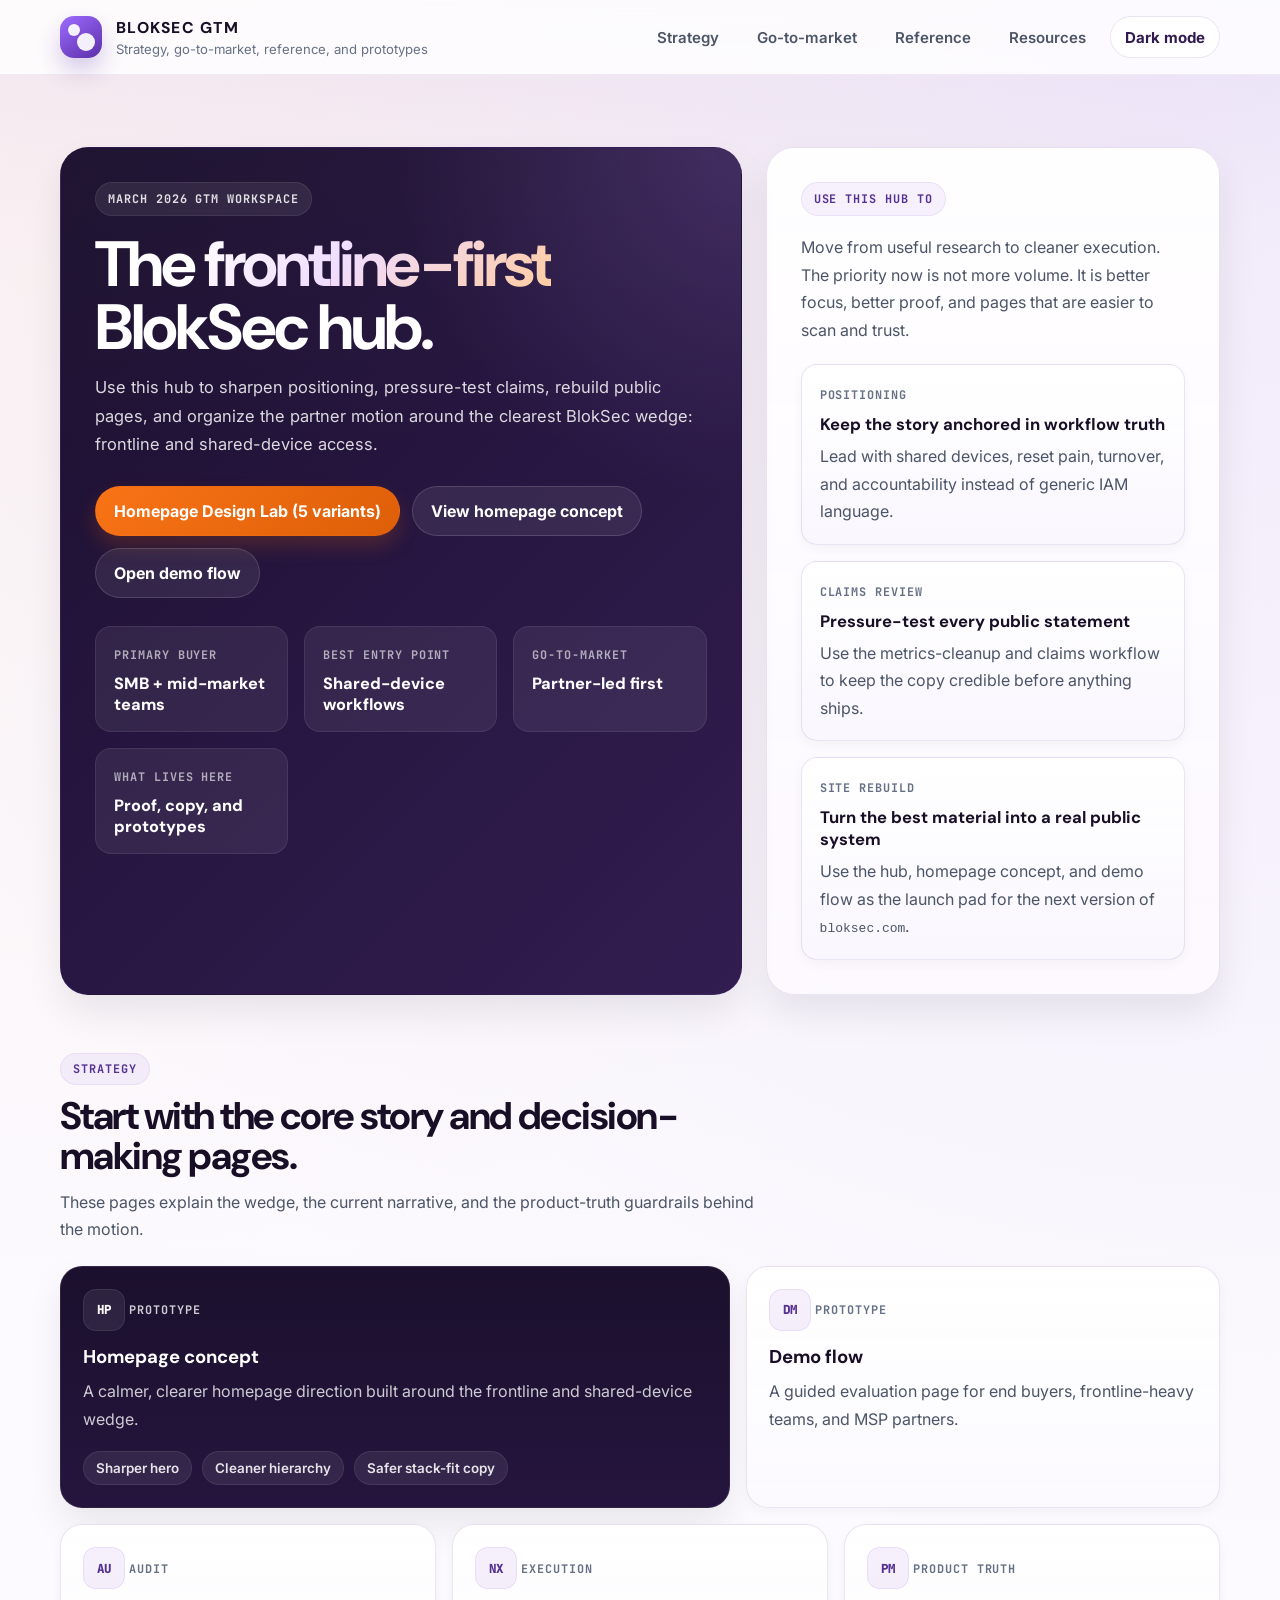
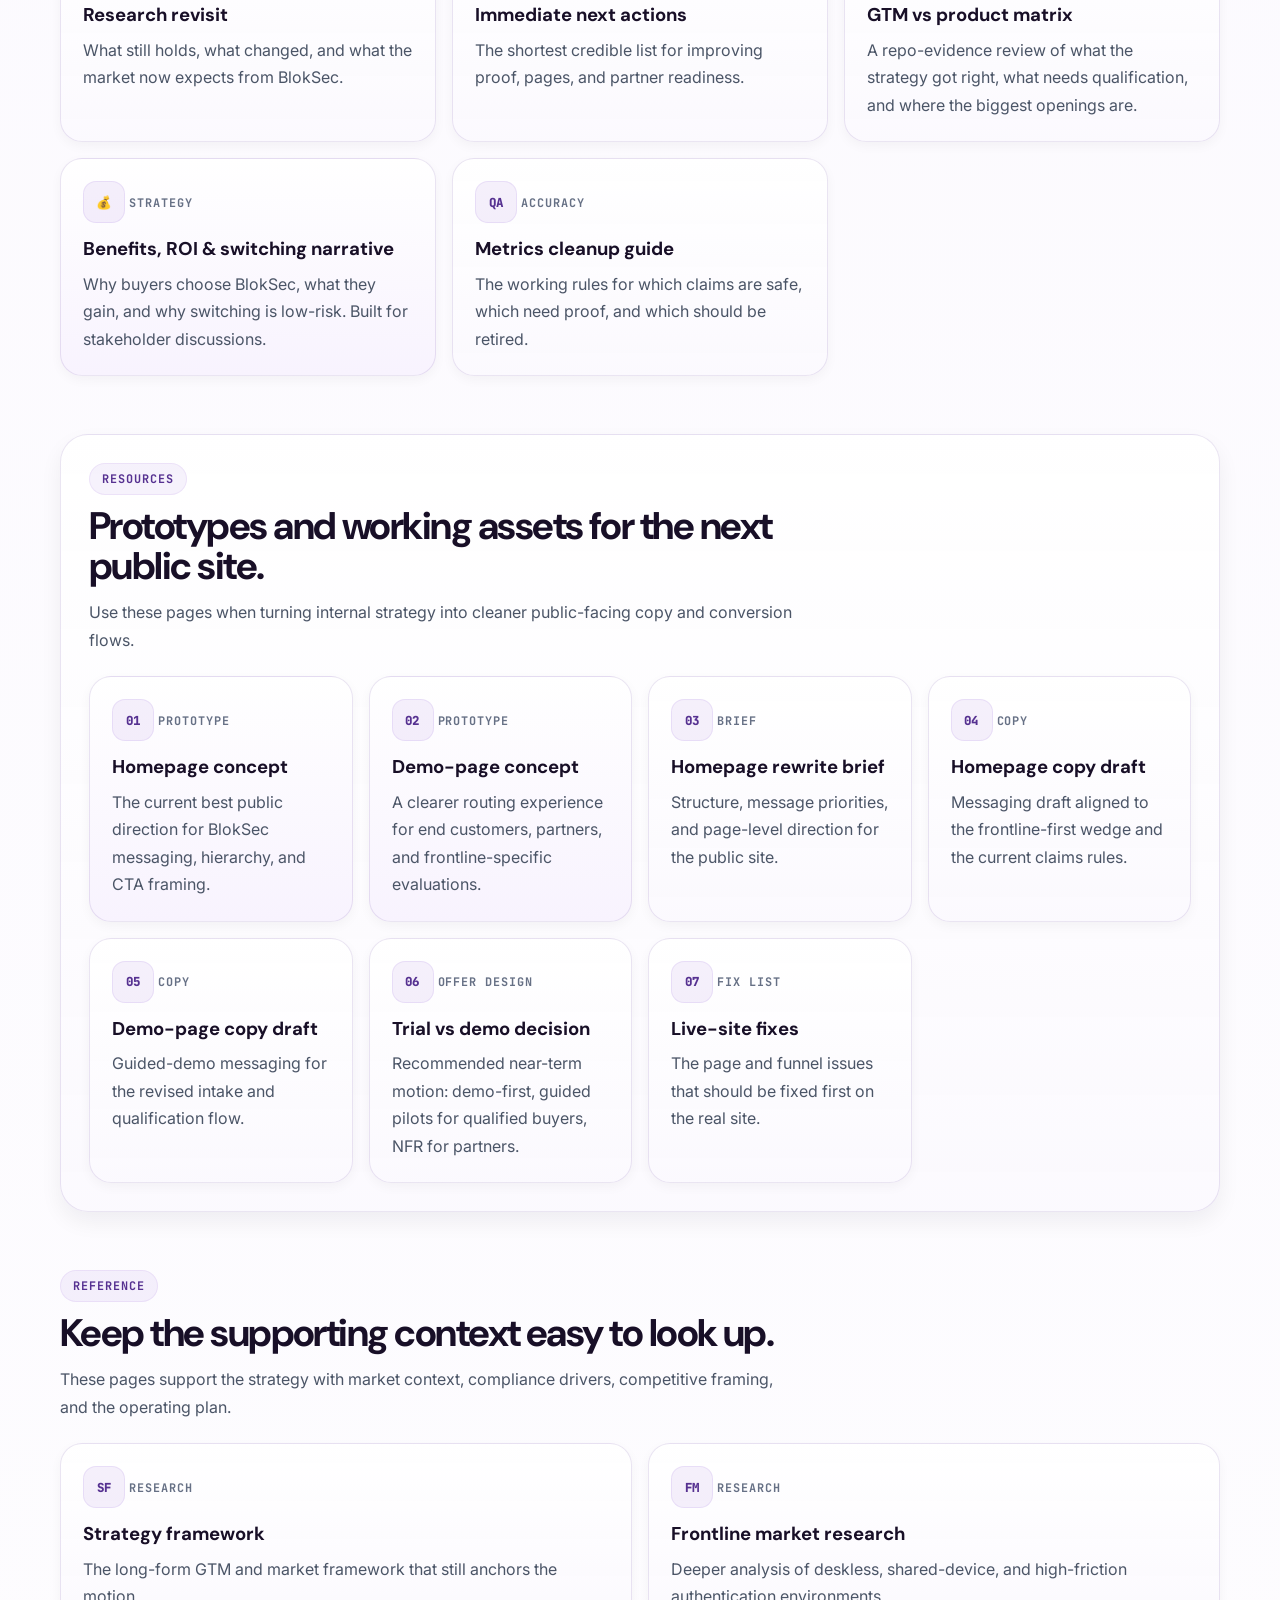
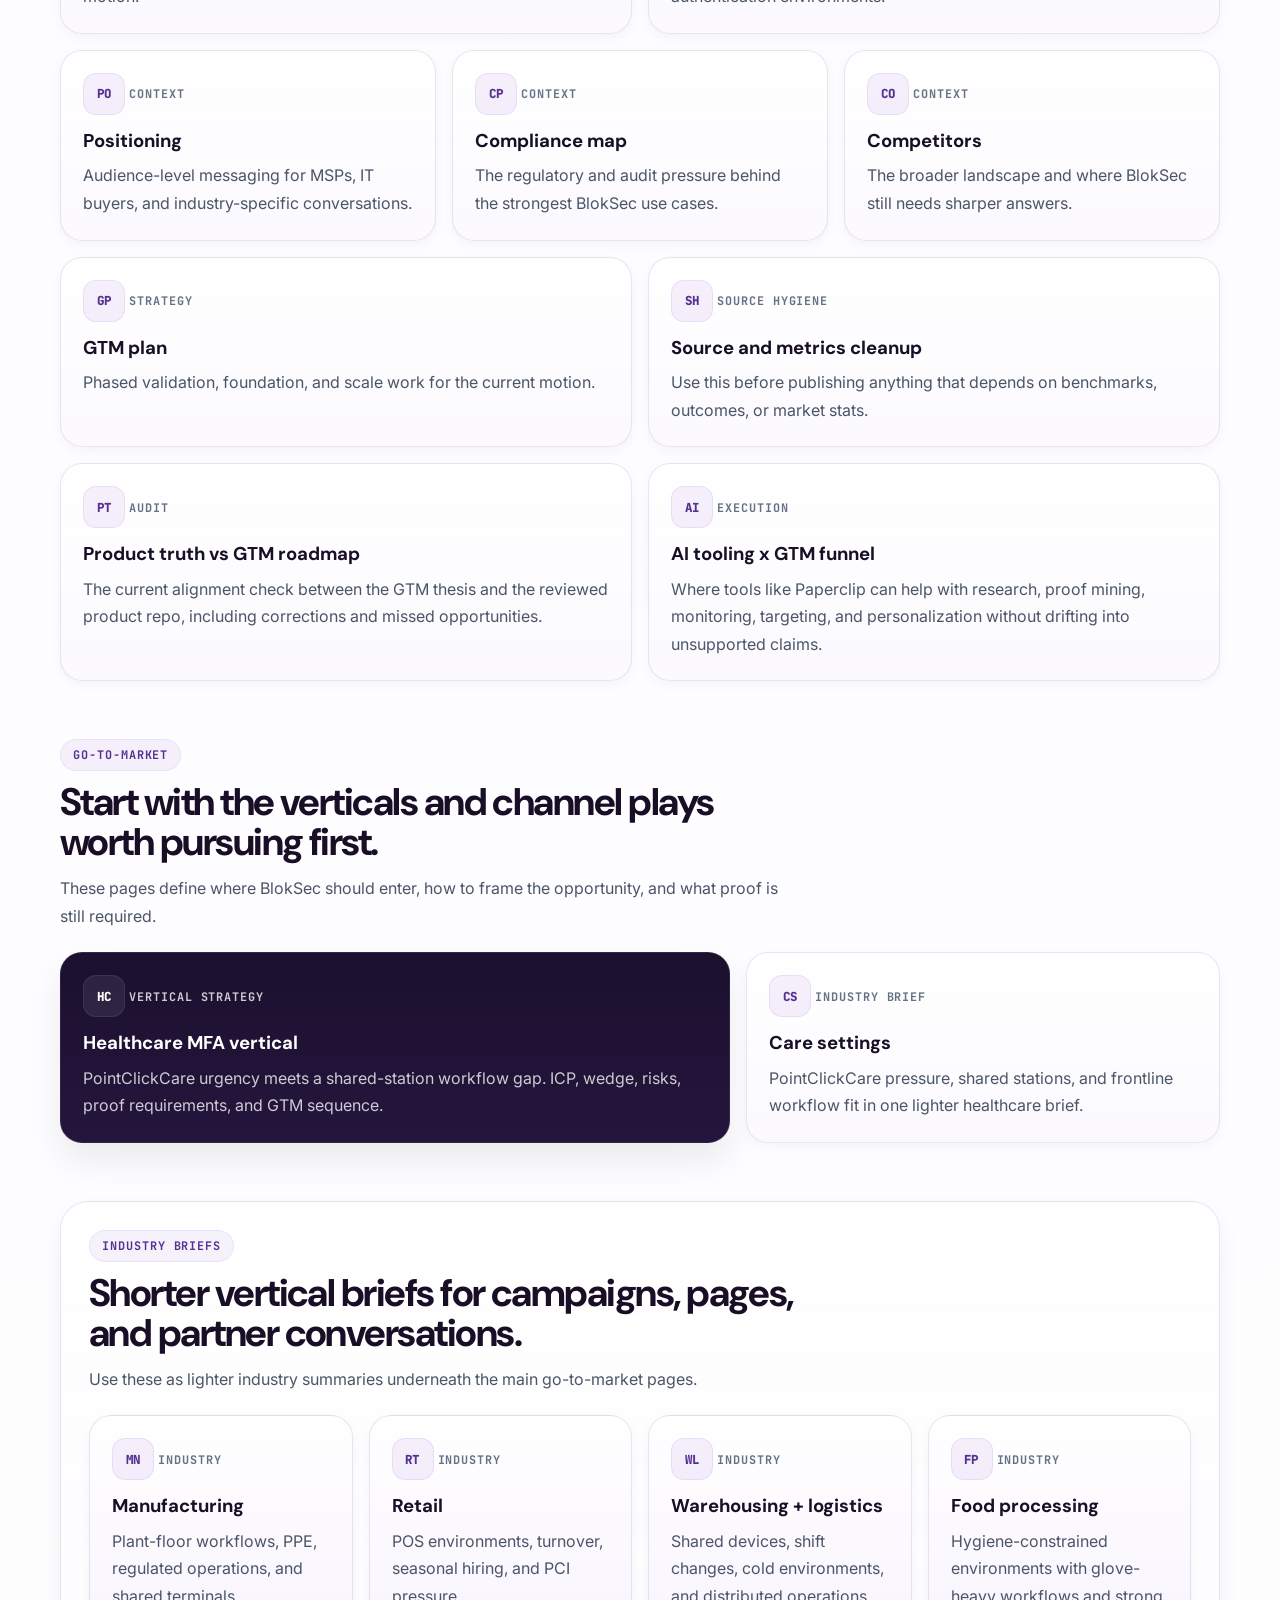
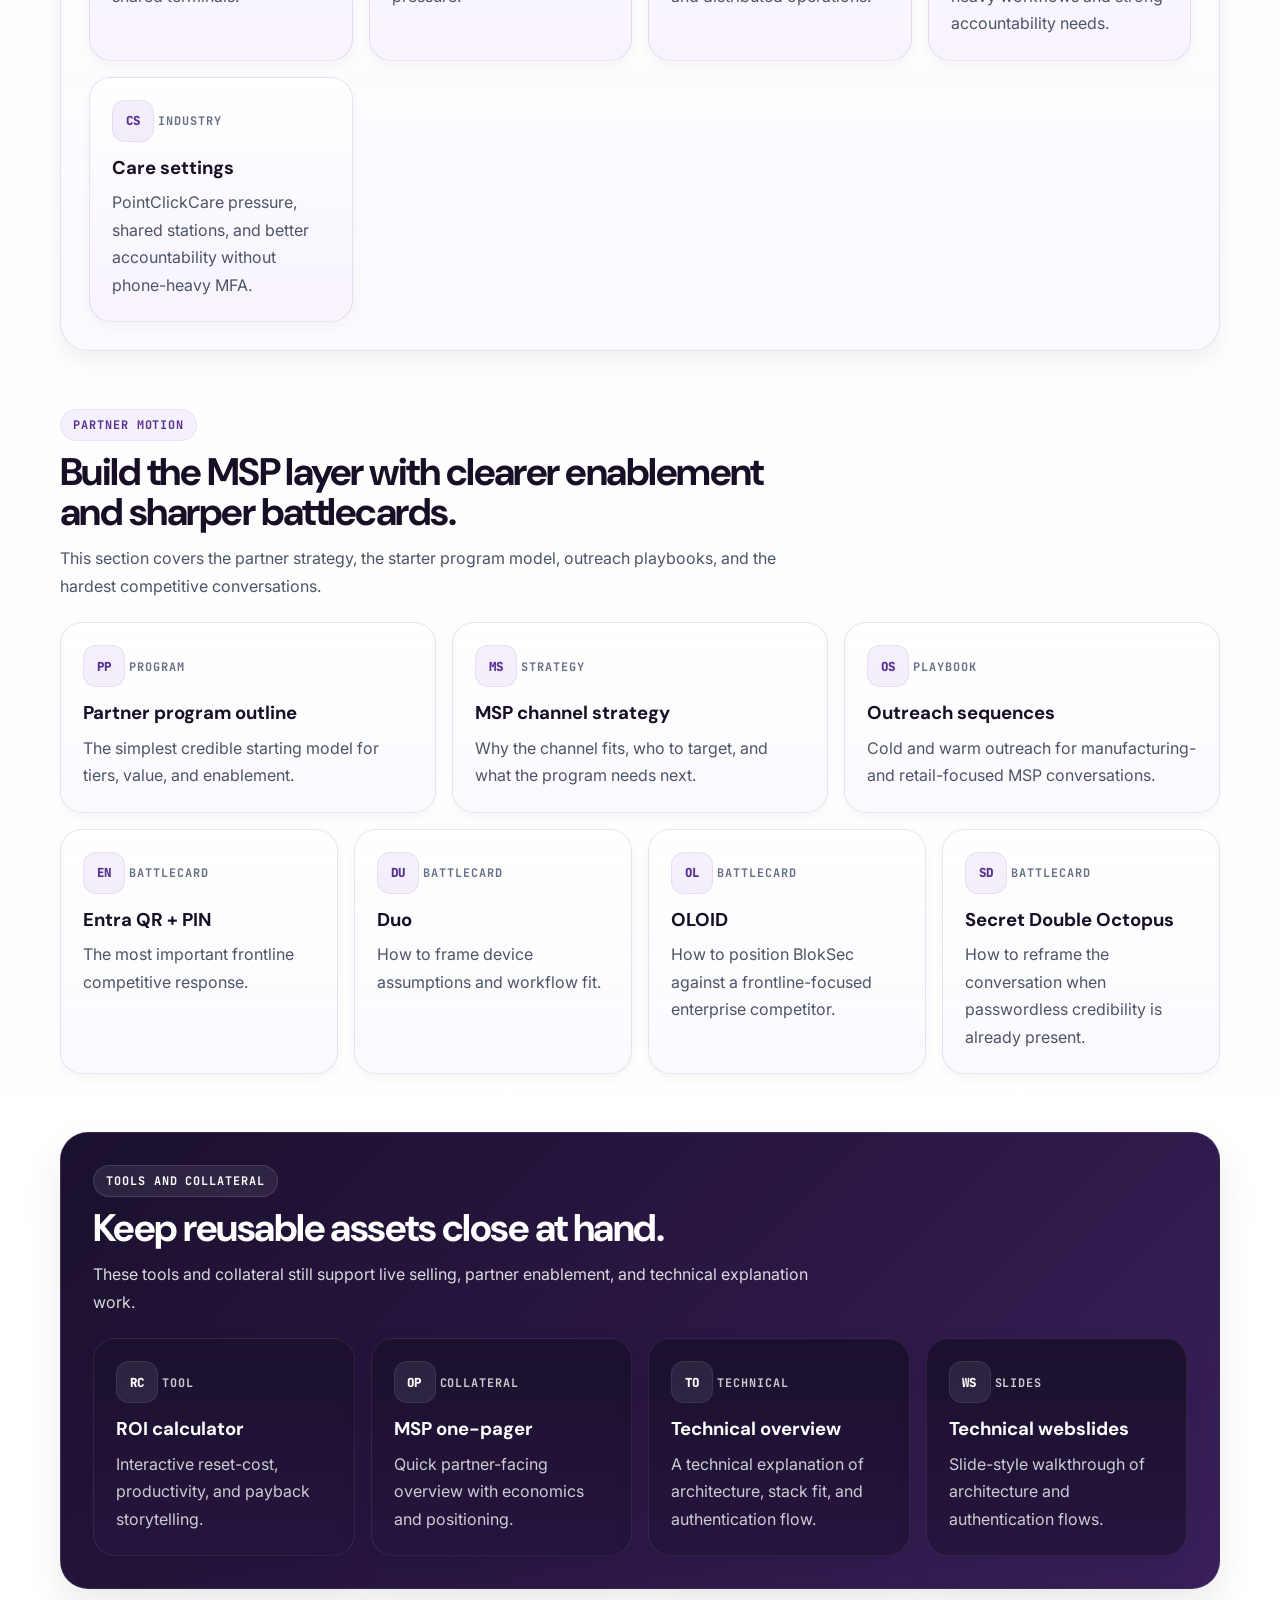
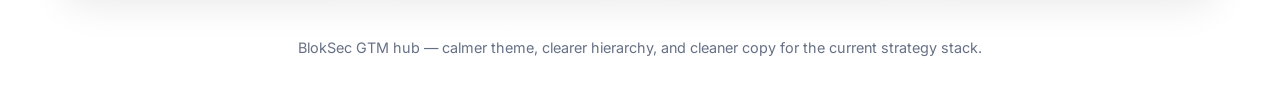
<file: docs/index.html>
<!doctype html>
<html lang="en">
  <head>
    <meta charset="UTF-8" />
    <meta name="viewport" content="width=device-width, initial-scale=1.0" />
    <meta name="color-scheme" content="light dark" />
    <script>
      const storedTheme = localStorage.getItem("bloksec-theme");
      const resolvedTheme =
        storedTheme === "light" || storedTheme === "dark"
          ? storedTheme
          : window.matchMedia("(prefers-color-scheme: dark)").matches
            ? "dark"
            : "light";
      document.documentElement.dataset.theme = resolvedTheme;
      document.documentElement.style.colorScheme = resolvedTheme;
    </script>
    <title>BlokSec GTM Resource Hub</title>
    <link rel="preconnect" href="https://fonts.googleapis.com" />
    <link rel="preconnect" href="https://fonts.gstatic.com" crossorigin />
    <link
      href="https://fonts.googleapis.com/css2?family=DM+Sans:wght@400;500;700;800&family=Inter:wght@400;500;600;700&family=JetBrains+Mono:wght@500;700&display=swap"
      rel="stylesheet"
    />
    <link rel="stylesheet" href="site/styles.css" />
    <script defer src="site/theme.js"></script>
  </head>
  <body>
    <header class="topbar">
      <div class="container topbar-inner">
        <a class="brand-lockup" href="index.html">
          <div class="brand-mark" aria-hidden="true"></div>
          <div>
            <div class="brand-title">BlokSec GTM</div>
            <div class="brand-subtitle">
              Strategy, go-to-market, reference, and prototypes
            </div>
          </div>
        </a>
        <nav class="nav-links">
          <a href="#strategy">Strategy</a>
          <a href="#go-to-market">Go-to-market</a>
          <a href="#reference">Reference</a>
          <a href="#resources">Resources</a>
          <button
            class="theme-toggle"
            type="button"
            data-theme-toggle
            aria-pressed="false"
          >
            Dark mode
          </button>
        </nav>
      </div>
    </header>

    <main>
      <section class="page-hero">
        <div class="container hero-shell">
          <article class="hero-panel hero-primary">
            <div class="eyebrow">March 2026 GTM workspace</div>
            <h1 class="page-title">
              The <span class="gradient-text">frontline-first</span> BlokSec
              hub.
            </h1>
            <p>
              Use this hub to sharpen positioning, pressure-test claims, rebuild
              public pages, and organize the partner motion around the clearest
              BlokSec wedge: frontline and shared-device access.
            </p>
            <div class="hero-actions">
              <a class="button button-primary" href="design-lab/"
                >Homepage Design Lab (5 variants)</a
              >
              <a class="button button-secondary" href="site/homepage.html"
                >View homepage concept</a
              >
              <a class="button button-secondary" href="site/demo.html"
                >Open demo flow</a
              >
            </div>
            <div class="hero-stats">
              <div class="stat-pill">
                <div class="label">Primary buyer</div>
                <div class="value">SMB + mid-market teams</div>
              </div>
              <div class="stat-pill">
                <div class="label">Best entry point</div>
                <div class="value">Shared-device workflows</div>
              </div>
              <div class="stat-pill">
                <div class="label">Go-to-market</div>
                <div class="value">Partner-led first</div>
              </div>
              <div class="stat-pill">
                <div class="label">What lives here</div>
                <div class="value">Proof, copy, and prototypes</div>
              </div>
            </div>
          </article>

          <aside class="hero-panel hero-side">
            <div class="eyebrow">Use this hub to</div>
            <p>
              Move from useful research to cleaner execution. The priority now
              is not more volume. It is better focus, better proof, and pages
              that are easier to scan and trust.
            </p>
            <div class="hero-side-stack">
              <div class="info-tile">
                <div class="card-meta">Positioning</div>
                <h3>Keep the story anchored in workflow truth</h3>
                <p>
                  Lead with shared devices, reset pain, turnover, and
                  accountability instead of generic IAM language.
                </p>
              </div>
              <div class="info-tile">
                <div class="card-meta">Claims review</div>
                <h3>Pressure-test every public statement</h3>
                <p>
                  Use the metrics-cleanup and claims workflow to keep the copy
                  credible before anything ships.
                </p>
              </div>
              <div class="info-tile">
                <div class="card-meta">Site rebuild</div>
                <h3>Turn the best material into a real public system</h3>
                <p>
                  Use the hub, homepage concept, and demo flow as the launch pad
                  for the next version of <code>bloksec.com</code>.
                </p>
              </div>
            </div>
          </aside>
        </div>
      </section>

      <section id="strategy" class="section-block">
        <div class="container">
          <div class="section-header">
            <div class="section-label">Strategy</div>
            <h2>Start with the core story and decision-making pages.</h2>
            <p>
              These pages explain the wedge, the current narrative, and the
              product-truth guardrails behind the motion.
            </p>
          </div>
          <div class="stack-grid">
            <a class="tile dark span-7" href="site/homepage.html">
              <div class="icon-chip">HP</div>
              <div class="card-meta">Prototype</div>
              <h3>Homepage concept</h3>
              <p>
                A calmer, clearer homepage direction built around the frontline
                and shared-device wedge.
              </p>
              <div class="inline-list">
                <span class="inline-pill">Sharper hero</span>
                <span class="inline-pill">Cleaner hierarchy</span>
                <span class="inline-pill">Safer stack-fit copy</span>
              </div>
            </a>
            <a class="tile span-5" href="site/demo.html">
              <div class="icon-chip">DM</div>
              <div class="card-meta">Prototype</div>
              <h3>Demo flow</h3>
              <p>
                A guided evaluation page for end buyers, frontline-heavy teams,
                and MSP partners.
              </p>
            </a>
            <a
              class="tile span-4"
              href="md-viewer.html?file=content/audit/research-revisit-2026-03.md"
            >
              <div class="icon-chip">AU</div>
              <div class="card-meta">Audit</div>
              <h3>Research revisit</h3>
              <p>
                What still holds, what changed, and what the market now expects
                from BlokSec.
              </p>
            </a>
            <a
              class="tile span-4"
              href="md-viewer.html?file=content/audit/next-actions.md"
            >
              <div class="icon-chip">NX</div>
              <div class="card-meta">Execution</div>
              <h3>Immediate next actions</h3>
              <p>
                The shortest credible list for improving proof, pages, and
                partner readiness.
              </p>
            </a>
            <a
              class="tile span-4"
              href="md-viewer.html?file=content/audit/gtm-vs-product-capability-matrix-2026-03.md"
            >
              <div class="icon-chip">PM</div>
              <div class="card-meta">Product truth</div>
              <h3>GTM vs product matrix</h3>
              <p>
                A repo-evidence review of what the strategy got right, what
                needs qualification, and where the biggest openings are.
              </p>
            </a>
            <a
              class="tile highlight span-4"
              href="md-viewer.html?file=content/strategy/benefits-roi-switching-narrative.md"
            >
              <div class="icon-chip">💰</div>
              <div class="card-meta">Strategy</div>
              <h3>Benefits, ROI & switching narrative</h3>
              <p>
                Why buyers choose BlokSec, what they gain, and why switching is
                low-risk. Built for stakeholder discussions.
              </p>
            </a>
            <a
              class="tile span-4"
              href="md-viewer.html?file=content/research/source-hygiene-and-metrics-cleanup.md"
            >
              <div class="icon-chip">QA</div>
              <div class="card-meta">Accuracy</div>
              <h3>Metrics cleanup guide</h3>
              <p>
                The working rules for which claims are safe, which need proof,
                and which should be retired.
              </p>
            </a>
          </div>
        </div>
      </section>

      <section id="resources" class="section-block">
        <div class="container section-surface">
          <div class="section-header">
            <div class="section-label">Resources</div>
            <h2>Prototypes and working assets for the next public site.</h2>
            <p>
              Use these pages when turning internal strategy into cleaner
              public-facing copy and conversion flows.
            </p>
          </div>
          <div class="card-grid">
            <a class="tile highlight" href="site/homepage.html">
              <div class="icon-chip">01</div>
              <div class="card-meta">Prototype</div>
              <h3>Homepage concept</h3>
              <p>
                The current best public direction for BlokSec messaging,
                hierarchy, and CTA framing.
              </p>
            </a>
            <a class="tile highlight" href="site/demo.html">
              <div class="icon-chip">02</div>
              <div class="card-meta">Prototype</div>
              <h3>Demo-page concept</h3>
              <p>
                A clearer routing experience for end customers, partners, and
                frontline-specific evaluations.
              </p>
            </a>
            <a
              class="tile"
              href="md-viewer.html?file=content/site/homepage-rewrite-brief.md"
            >
              <div class="icon-chip">03</div>
              <div class="card-meta">Brief</div>
              <h3>Homepage rewrite brief</h3>
              <p>
                Structure, message priorities, and page-level direction for the
                public site.
              </p>
            </a>
            <a
              class="tile"
              href="md-viewer.html?file=content/site/homepage-copy-draft.md"
            >
              <div class="icon-chip">04</div>
              <div class="card-meta">Copy</div>
              <h3>Homepage copy draft</h3>
              <p>
                Messaging draft aligned to the frontline-first wedge and the
                current claims rules.
              </p>
            </a>
            <a
              class="tile"
              href="md-viewer.html?file=content/site/demo-page-copy-draft.md"
            >
              <div class="icon-chip">05</div>
              <div class="card-meta">Copy</div>
              <h3>Demo-page copy draft</h3>
              <p>
                Guided-demo messaging for the revised intake and qualification
                flow.
              </p>
            </a>
            <a
              class="tile"
              href="md-viewer.html?file=content/site/trial-vs-demo-decision.md"
            >
              <div class="icon-chip">06</div>
              <div class="card-meta">Offer design</div>
              <h3>Trial vs demo decision</h3>
              <p>
                Recommended near-term motion: demo-first, guided pilots for
                qualified buyers, NFR for partners.
              </p>
            </a>
            <a
              class="tile"
              href="md-viewer.html?file=content/site/live-site-fixes.md"
            >
              <div class="icon-chip">07</div>
              <div class="card-meta">Fix list</div>
              <h3>Live-site fixes</h3>
              <p>
                The page and funnel issues that should be fixed first on the
                real site.
              </p>
            </a>
          </div>
        </div>
      </section>

      <section id="reference" class="section-block">
        <div class="container">
          <div class="section-header">
            <div class="section-label">Reference</div>
            <h2>Keep the supporting context easy to look up.</h2>
            <p>
              These pages support the strategy with market context, compliance
              drivers, competitive framing, and the operating plan.
            </p>
          </div>
          <div class="stack-grid">
            <a
              class="tile span-6"
              href="md-viewer.html?file=content/research/bloksec-strategy-framework.md"
            >
              <div class="icon-chip">SF</div>
              <div class="card-meta">Research</div>
              <h3>Strategy framework</h3>
              <p>
                The long-form GTM and market framework that still anchors the
                motion.
              </p>
            </a>
            <a
              class="tile span-6"
              href="md-viewer.html?file=content/research/frontline-passwordless-auth-market-research.md"
            >
              <div class="icon-chip">FM</div>
              <div class="card-meta">Research</div>
              <h3>Frontline market research</h3>
              <p>
                Deeper analysis of deskless, shared-device, and high-friction
                authentication environments.
              </p>
            </a>
            <a
              class="tile span-4"
              href="md-viewer.html?file=content/context/positioning.md"
            >
              <div class="icon-chip">PO</div>
              <div class="card-meta">Context</div>
              <h3>Positioning</h3>
              <p>
                Audience-level messaging for MSPs, IT buyers, and
                industry-specific conversations.
              </p>
            </a>
            <a
              class="tile span-4"
              href="md-viewer.html?file=content/context/compliance.md"
            >
              <div class="icon-chip">CP</div>
              <div class="card-meta">Context</div>
              <h3>Compliance map</h3>
              <p>
                The regulatory and audit pressure behind the strongest BlokSec
                use cases.
              </p>
            </a>
            <a
              class="tile span-4"
              href="md-viewer.html?file=content/context/competitors.md"
            >
              <div class="icon-chip">CO</div>
              <div class="card-meta">Context</div>
              <h3>Competitors</h3>
              <p>
                The broader landscape and where BlokSec still needs sharper
                answers.
              </p>
            </a>
            <a
              class="tile span-6"
              href="md-viewer.html?file=content/strategy/gtm-plan.md"
            >
              <div class="icon-chip">GP</div>
              <div class="card-meta">Strategy</div>
              <h3>GTM plan</h3>
              <p>
                Phased validation, foundation, and scale work for the current
                motion.
              </p>
            </a>
            <a
              class="tile span-6"
              href="md-viewer.html?file=content/research/source-hygiene-and-metrics-cleanup.md"
            >
              <div class="icon-chip">SH</div>
              <div class="card-meta">Source hygiene</div>
              <h3>Source and metrics cleanup</h3>
              <p>
                Use this before publishing anything that depends on benchmarks,
                outcomes, or market stats.
              </p>
            </a>
            <a
              class="tile span-6"
              href="md-viewer.html?file=content/audit/gtm-vs-product-capability-matrix-2026-03.md"
            >
              <div class="icon-chip">PT</div>
              <div class="card-meta">Audit</div>
              <h3>Product truth vs GTM roadmap</h3>
              <p>
                The current alignment check between the GTM thesis and the
                reviewed product repo, including corrections and missed
                opportunities.
              </p>
            </a>
            <a
              class="tile span-6"
              href="md-viewer.html?file=content/strategy/ai-tooling-funnel-matrix.md"
            >
              <div class="icon-chip">AI</div>
              <div class="card-meta">Execution</div>
              <h3>AI tooling x GTM funnel</h3>
              <p>
                Where tools like Paperclip can help with research, proof mining,
                monitoring, targeting, and personalization without drifting into
                unsupported claims.
              </p>
            </a>
          </div>
        </div>
      </section>

      <section id="go-to-market" class="section-block">
        <div class="container">
          <div class="section-header">
            <div class="section-label">Go-to-market</div>
            <h2>
              Start with the verticals and channel plays worth pursuing first.
            </h2>
            <p>
              These pages define where BlokSec should enter, how to frame the
              opportunity, and what proof is still required.
            </p>
          </div>
          <div class="stack-grid">
            <a
              class="tile dark span-7"
              href="md-viewer.html?file=content/strategy/healthcare-mfa-vertical.md"
            >
              <div class="icon-chip">HC</div>
              <div class="card-meta">Vertical strategy</div>
              <h3>Healthcare MFA vertical</h3>
              <p>
                PointClickCare urgency meets a shared-station workflow gap.
                ICP, wedge, risks, proof requirements, and GTM sequence.
              </p>
            </a>
            <a
              class="tile span-5"
              href="md-viewer.html?file=content/industry/care-settings.md"
            >
              <div class="icon-chip">CS</div>
              <div class="card-meta">Industry brief</div>
              <h3>Care settings</h3>
              <p>
                PointClickCare pressure, shared stations, and frontline
                workflow fit in one lighter healthcare brief.
              </p>
            </a>
          </div>
        </div>
      </section>

      <section id="industries" class="section-block">
        <div class="container section-surface">
          <div class="section-header">
            <div class="section-label">Industry briefs</div>
            <h2>
              Shorter vertical briefs for campaigns, pages, and partner
              conversations.
            </h2>
            <p>
              Use these as lighter industry summaries underneath the main
              go-to-market pages.
            </p>
          </div>
          <div class="card-grid">
            <a
              class="tile highlight"
              href="md-viewer.html?file=content/industry/manufacturing.md"
              ><div class="icon-chip">MN</div>
              <div class="card-meta">Industry</div>
              <h3>Manufacturing</h3>
              <p>
                Plant-floor workflows, PPE, regulated operations, and shared
                terminals.
              </p></a
            >
            <a
              class="tile highlight"
              href="md-viewer.html?file=content/industry/retail.md"
              ><div class="icon-chip">RT</div>
              <div class="card-meta">Industry</div>
              <h3>Retail</h3>
              <p>
                POS environments, turnover, seasonal hiring, and PCI pressure.
              </p></a
            >
            <a
              class="tile highlight"
              href="md-viewer.html?file=content/industry/warehousing-logistics.md"
              ><div class="icon-chip">WL</div>
              <div class="card-meta">Industry</div>
              <h3>Warehousing + logistics</h3>
              <p>
                Shared devices, shift changes, cold environments, and
                distributed operations.
              </p></a
            >
            <a
              class="tile highlight"
              href="md-viewer.html?file=content/industry/food-processing.md"
              ><div class="icon-chip">FP</div>
              <div class="card-meta">Industry</div>
              <h3>Food processing</h3>
              <p>
                Hygiene-constrained environments with glove-heavy workflows and
                strong accountability needs.
              </p></a
            >
            <a
              class="tile highlight"
              href="md-viewer.html?file=content/industry/care-settings.md"
              ><div class="icon-chip">CS</div>
               <div class="card-meta">Industry</div>
               <h3>Care settings</h3>
               <p>
                PointClickCare pressure, shared stations, and better
                accountability without phone-heavy MFA.
              </p></a
            >
          </div>
        </div>
      </section>

      <section id="partners" class="section-block">
        <div class="container">
          <div class="section-header">
            <div class="section-label">Partner motion</div>
            <h2>
              Build the MSP layer with clearer enablement and sharper
              battlecards.
            </h2>
            <p>
              This section covers the partner strategy, the starter program
              model, outreach playbooks, and the hardest competitive
              conversations.
            </p>
          </div>
          <div class="stack-grid">
            <a
              class="tile span-4"
              href="md-viewer.html?file=content/partner/program-outline.md"
              ><div class="icon-chip">PP</div>
              <div class="card-meta">Program</div>
              <h3>Partner program outline</h3>
              <p>
                The simplest credible starting model for tiers, value, and
                enablement.
              </p></a
            >
            <a
              class="tile span-4"
              href="md-viewer.html?file=content/strategy/msp-channel.md"
              ><div class="icon-chip">MS</div>
              <div class="card-meta">Strategy</div>
              <h3>MSP channel strategy</h3>
              <p>
                Why the channel fits, who to target, and what the program needs
                next.
              </p></a
            >
            <a
              class="tile span-4"
              href="md-viewer.html?file=content/playbooks/msp-outreach-sequences.md"
              ><div class="icon-chip">OS</div>
              <div class="card-meta">Playbook</div>
              <h3>Outreach sequences</h3>
              <p>
                Cold and warm outreach for manufacturing- and retail-focused MSP
                conversations.
              </p></a
            >
            <a
              class="tile span-3"
              href="md-viewer.html?file=content/partner/battlecards/microsoft-entra-qr-and-pin.md"
              ><div class="icon-chip">EN</div>
              <div class="card-meta">Battlecard</div>
              <h3>Entra QR + PIN</h3>
              <p>The most important frontline competitive response.</p></a
            >
            <a
              class="tile span-3"
              href="md-viewer.html?file=content/partner/battlecards/cisco-duo.md"
              ><div class="icon-chip">DU</div>
              <div class="card-meta">Battlecard</div>
              <h3>Duo</h3>
              <p>How to frame device assumptions and workflow fit.</p></a
            >
            <a
              class="tile span-3"
              href="md-viewer.html?file=content/partner/battlecards/oloid.md"
              ><div class="icon-chip">OL</div>
              <div class="card-meta">Battlecard</div>
              <h3>OLOID</h3>
              <p>
                How to position BlokSec against a frontline-focused enterprise
                competitor.
              </p></a
            >
            <a
              class="tile span-3"
              href="md-viewer.html?file=content/partner/battlecards/secret-double-octopus.md"
              ><div class="icon-chip">SD</div>
              <div class="card-meta">Battlecard</div>
              <h3>Secret Double Octopus</h3>
              <p>
                How to reframe the conversation when passwordless credibility is
                already present.
              </p></a
            >
          </div>
        </div>
      </section>

      <section id="tools" class="section-block">
        <div class="container">
          <div class="cta-panel">
            <div class="section-header">
              <div
                class="section-label"
                style="
                  background: rgba(255, 255, 255, 0.08);
                  color: #fff;
                  border: 1px solid rgba(255, 255, 255, 0.12);
                "
              >
                Tools and collateral
              </div>
              <h2>Keep reusable assets close at hand.</h2>
              <p>
                These tools and collateral still support live selling, partner
                enablement, and technical explanation work.
              </p>
            </div>
            <div class="card-grid">
              <a class="tile dark" href="tools/roi-calculator.html"
                ><div class="icon-chip">RC</div>
                <div class="card-meta">Tool</div>
                <h3>ROI calculator</h3>
                <p>
                  Interactive reset-cost, productivity, and payback
                  storytelling.
                </p></a
              >
              <a class="tile dark" href="tools/msp-partner-one-pager.html"
                ><div class="icon-chip">OP</div>
                <div class="card-meta">Collateral</div>
                <h3>MSP one-pager</h3>
                <p>
                  Quick partner-facing overview with economics and positioning.
                </p></a
              >
              <a class="tile dark" href="tools/technical-overview.html"
                ><div class="icon-chip">TO</div>
                <div class="card-meta">Technical</div>
                <h3>Technical overview</h3>
                <p>
                  A technical explanation of architecture, stack fit, and
                  authentication flow.
                </p></a
              >
              <a class="tile dark" href="tools/technical-webslides.html"
                ><div class="icon-chip">WS</div>
                <div class="card-meta">Slides</div>
                <h3>Technical webslides</h3>
                <p>
                  Slide-style walkthrough of architecture and authentication
                  flows.
                </p></a
              >
            </div>
          </div>
        </div>
      </section>
    </main>

    <footer class="footer">
      BlokSec GTM hub — calmer theme, clearer hierarchy, and cleaner copy for
      the current strategy stack.
    </footer>
  </body>
</html>
</file>
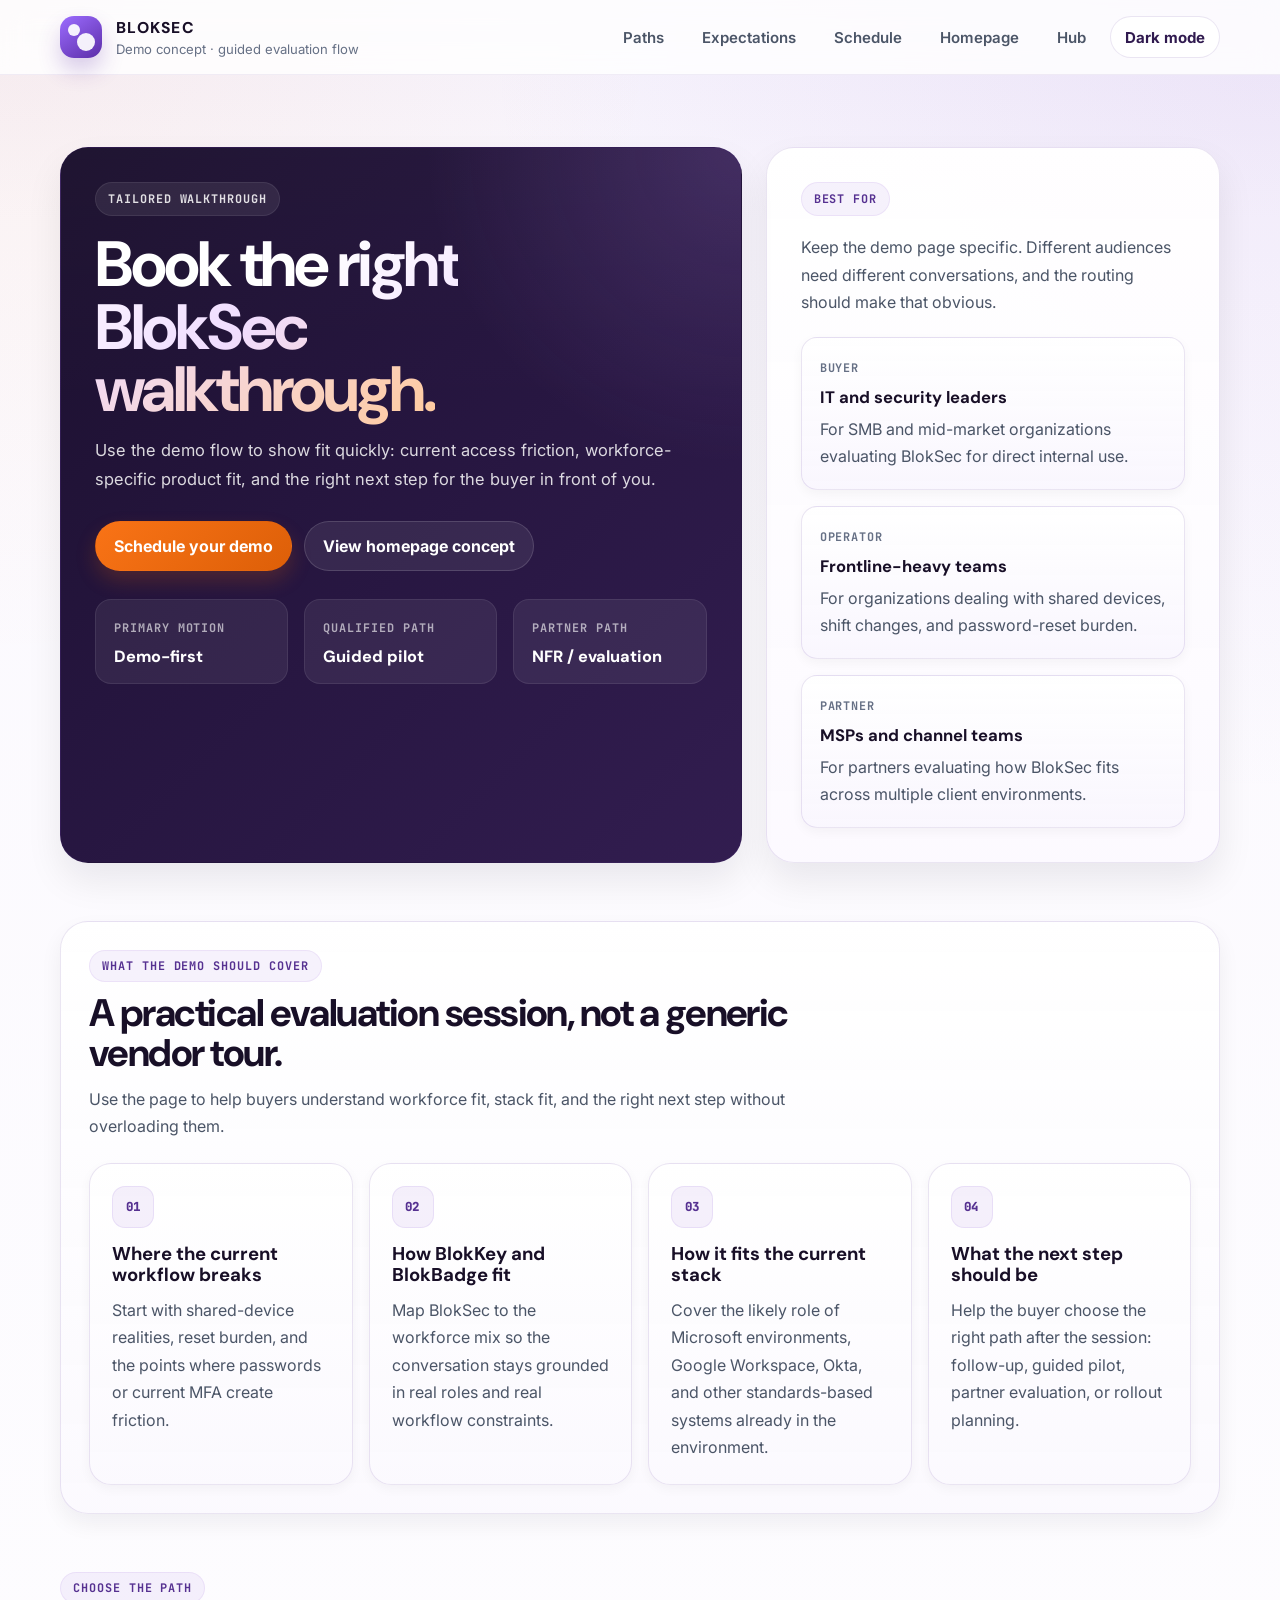
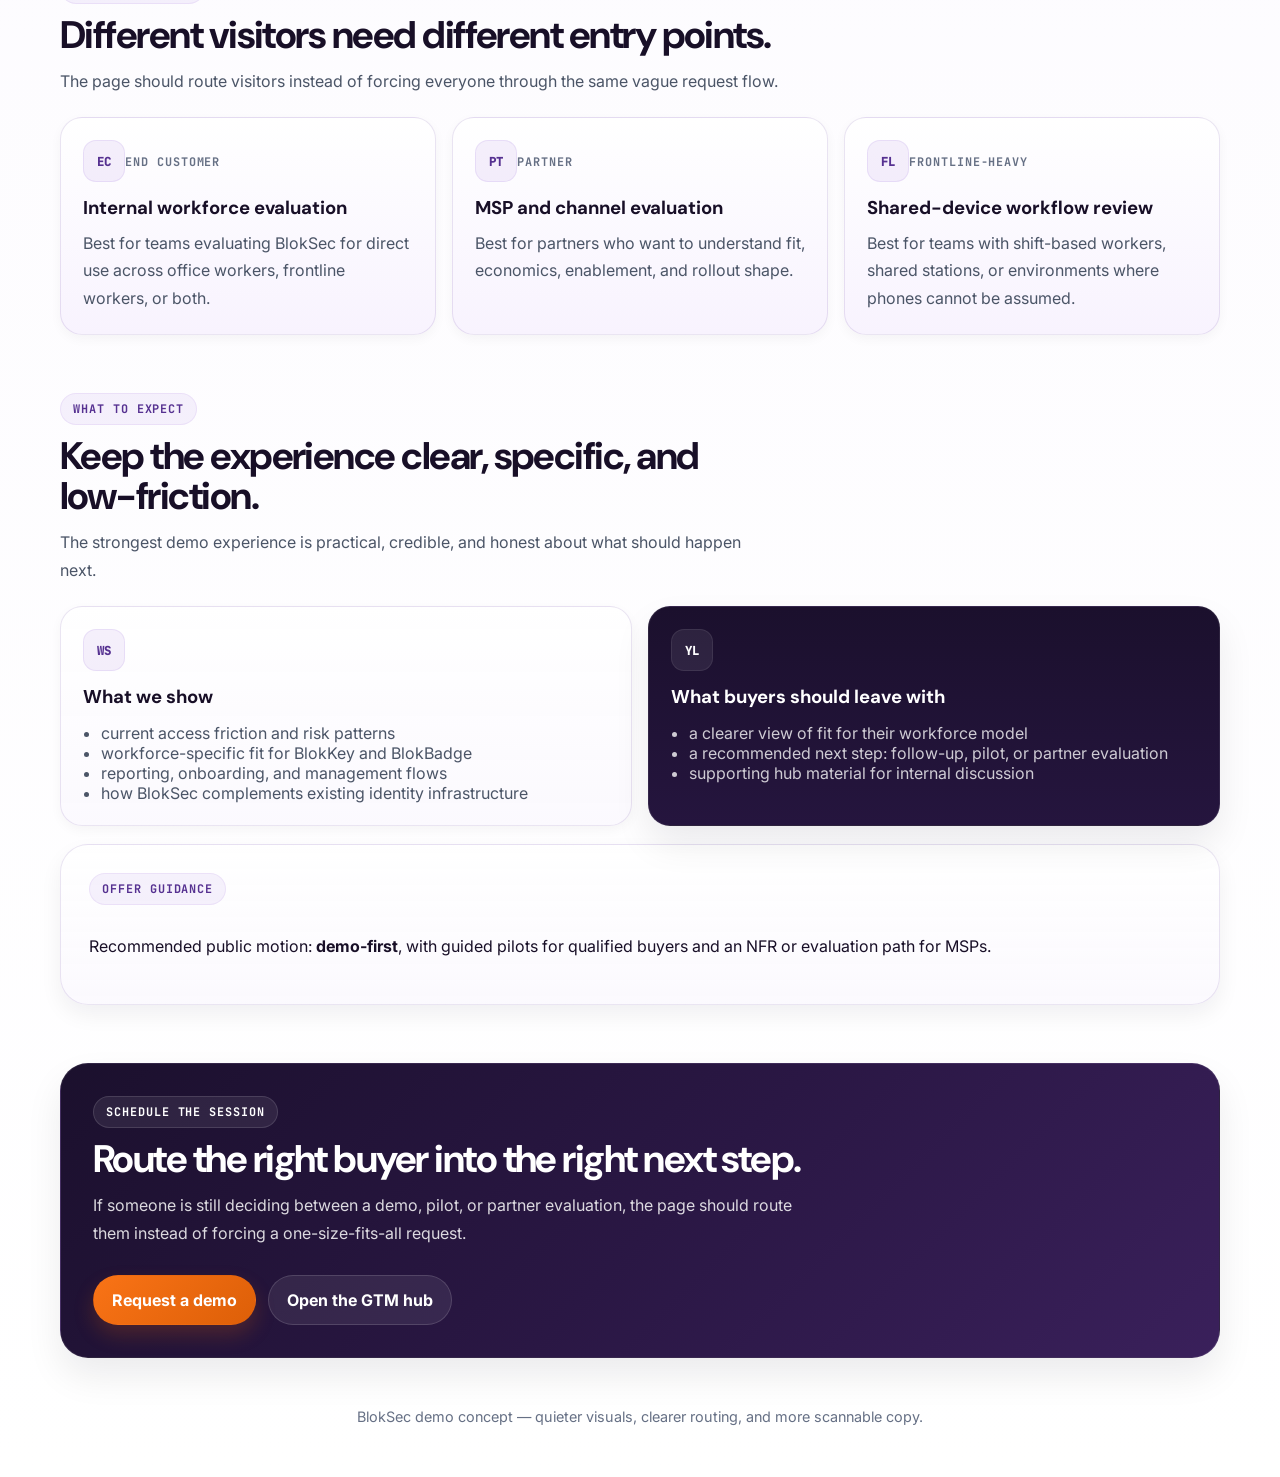
<file: docs/site/demo.html>
<!doctype html>
<html lang="en">
  <head>
    <meta charset="UTF-8" />
    <meta name="viewport" content="width=device-width, initial-scale=1.0" />
    <meta name="color-scheme" content="light dark" />
    <script>
      const storedTheme = localStorage.getItem("bloksec-theme");
      const resolvedTheme =
        storedTheme === "light" || storedTheme === "dark"
          ? storedTheme
          : window.matchMedia("(prefers-color-scheme: dark)").matches
            ? "dark"
            : "light";
      document.documentElement.dataset.theme = resolvedTheme;
      document.documentElement.style.colorScheme = resolvedTheme;
    </script>
    <title>BlokSec Demo — See How It Fits Your Workforce</title>
    <link rel="preconnect" href="https://fonts.googleapis.com" />
    <link rel="preconnect" href="https://fonts.gstatic.com" crossorigin />
    <link href="https://fonts.googleapis.com/css2?family=DM+Sans:wght@400;500;700;800&family=Inter:wght@400;500;600;700&family=JetBrains+Mono:wght@500;700&display=swap" rel="stylesheet" />
    <link rel="stylesheet" href="styles.css" />
    <script defer src="theme.js"></script>
  </head>
  <body>
    <header class="topbar">
      <div class="container topbar-inner">
        <a class="brand-lockup" href="demo.html">
          <div class="brand-mark" aria-hidden="true"></div>
          <div>
            <div class="brand-title">BlokSec</div>
            <div class="brand-subtitle">Demo concept · guided evaluation flow</div>
          </div>
        </a>
        <nav class="nav-links">
          <a href="#paths">Paths</a>
          <a href="#expect">Expectations</a>
          <a href="#schedule">Schedule</a>
          <a href="homepage.html">Homepage</a>
          <a href="../index.html">Hub</a>
          <button class="theme-toggle" type="button" data-theme-toggle aria-pressed="false">Dark mode</button>
        </nav>
      </div>
    </header>

    <main>
      <section class="page-hero">
        <div class="container hero-shell">
          <article class="hero-panel hero-primary">
            <div class="eyebrow">Tailored walkthrough</div>
            <h1 class="page-title">Book the <span class="gradient-text">right BlokSec walkthrough.</span></h1>
            <p>
              Use the demo flow to show fit quickly: current access friction, workforce-specific product fit, and the
              right next step for the buyer in front of you.
            </p>
            <div class="hero-actions">
              <a class="button button-primary" href="#schedule">Schedule your demo</a>
              <a class="button button-secondary" href="homepage.html">View homepage concept</a>
            </div>
            <div class="hero-stats">
              <div class="stat-pill"><div class="label">Primary motion</div><div class="value">Demo-first</div></div>
              <div class="stat-pill"><div class="label">Qualified path</div><div class="value">Guided pilot</div></div>
              <div class="stat-pill"><div class="label">Partner path</div><div class="value">NFR / evaluation</div></div>
            </div>
          </article>

          <aside class="hero-panel hero-side">
            <div class="eyebrow">Best for</div>
            <p>Keep the demo page specific. Different audiences need different conversations, and the routing should make that obvious.</p>
            <div class="hero-side-stack">
              <div class="info-tile"><div class="card-meta">Buyer</div><h3>IT and security leaders</h3><p>For SMB and mid-market organizations evaluating BlokSec for direct internal use.</p></div>
              <div class="info-tile"><div class="card-meta">Operator</div><h3>Frontline-heavy teams</h3><p>For organizations dealing with shared devices, shift changes, and password-reset burden.</p></div>
              <div class="info-tile"><div class="card-meta">Partner</div><h3>MSPs and channel teams</h3><p>For partners evaluating how BlokSec fits across multiple client environments.</p></div>
            </div>
          </aside>
        </div>
      </section>

      <section class="section-block">
        <div class="container section-surface">
          <div class="section-header">
            <div class="section-label">What the demo should cover</div>
            <h2>A practical evaluation session, not a generic vendor tour.</h2>
            <p>Use the page to help buyers understand workforce fit, stack fit, and the right next step without overloading them.</p>
          </div>
          <div class="card-grid">
            <article class="tile"><div class="icon-chip">01</div><h3>Where the current workflow breaks</h3><p>Start with shared-device realities, reset burden, and the points where passwords or current MFA create friction.</p></article>
            <article class="tile"><div class="icon-chip">02</div><h3>How BlokKey and BlokBadge fit</h3><p>Map BlokSec to the workforce mix so the conversation stays grounded in real roles and real workflow constraints.</p></article>
            <article class="tile"><div class="icon-chip">03</div><h3>How it fits the current stack</h3><p>Cover the likely role of Microsoft environments, Google Workspace, Okta, and other standards-based systems already in the environment.</p></article>
            <article class="tile"><div class="icon-chip">04</div><h3>What the next step should be</h3><p>Help the buyer choose the right path after the session: follow-up, guided pilot, partner evaluation, or rollout planning.</p></article>
          </div>
        </div>
      </section>

      <section id="paths" class="section-block">
        <div class="container">
          <div class="section-header">
            <div class="section-label">Choose the path</div>
            <h2>Different visitors need different entry points.</h2>
            <p>The page should route visitors instead of forcing everyone through the same vague request flow.</p>
          </div>
          <div class="card-grid">
            <article class="tile highlight"><div class="icon-chip">EC</div><div class="card-meta">End customer</div><h3>Internal workforce evaluation</h3><p>Best for teams evaluating BlokSec for direct use across office workers, frontline workers, or both.</p></article>
            <article class="tile highlight"><div class="icon-chip">PT</div><div class="card-meta">Partner</div><h3>MSP and channel evaluation</h3><p>Best for partners who want to understand fit, economics, enablement, and rollout shape.</p></article>
            <article class="tile highlight"><div class="icon-chip">FL</div><div class="card-meta">Frontline-heavy</div><h3>Shared-device workflow review</h3><p>Best for teams with shift-based workers, shared stations, or environments where phones cannot be assumed.</p></article>
          </div>
        </div>
      </section>

      <section id="expect" class="section-block">
        <div class="container">
          <div class="section-header">
            <div class="section-label">What to expect</div>
            <h2>Keep the experience clear, specific, and low-friction.</h2>
            <p>The strongest demo experience is practical, credible, and honest about what should happen next.</p>
          </div>
          <div class="split-grid">
            <article class="tile">
              <div class="icon-chip">WS</div>
              <h3>What we show</h3>
              <ul>
                <li>current access friction and risk patterns</li>
                <li>workforce-specific fit for BlokKey and BlokBadge</li>
                <li>reporting, onboarding, and management flows</li>
                <li>how BlokSec complements existing identity infrastructure</li>
              </ul>
            </article>
            <article class="tile dark">
              <div class="icon-chip">YL</div>
              <h3>What buyers should leave with</h3>
              <ul>
                <li>a clearer view of fit for their workforce model</li>
                <li>a recommended next step: follow-up, pilot, or partner evaluation</li>
                <li>supporting hub material for internal discussion</li>
              </ul>
            </article>
          </div>
          <div class="section-surface" style="margin-top: 18px;">
            <div class="section-label">Offer guidance</div>
            <p class="copy">Recommended public motion: <strong>demo-first</strong>, with guided pilots for qualified buyers and an NFR or evaluation path for MSPs.</p>
          </div>
        </div>
      </section>

      <section id="schedule" class="section-block">
        <div class="container">
          <div class="cta-panel">
            <div class="section-header">
              <div class="section-label" style="background: rgba(255,255,255,0.08); color: #fff; border: 1px solid rgba(255,255,255,0.12);">Schedule the session</div>
              <h2>Route the right buyer into the right next step.</h2>
              <p>If someone is still deciding between a demo, pilot, or partner evaluation, the page should route them instead of forcing a one-size-fits-all request.</p>
            </div>
            <div class="hero-actions">
              <a class="button button-primary" href="mailto:sales@bloksec.com?subject=BlokSec%20demo%20request">Request a demo</a>
              <a class="button button-secondary" href="../index.html">Open the GTM hub</a>
            </div>
          </div>
        </div>
      </section>
    </main>

    <footer class="footer">BlokSec demo concept — quieter visuals, clearer routing, and more scannable copy.</footer>
  </body>
</html>
</file>
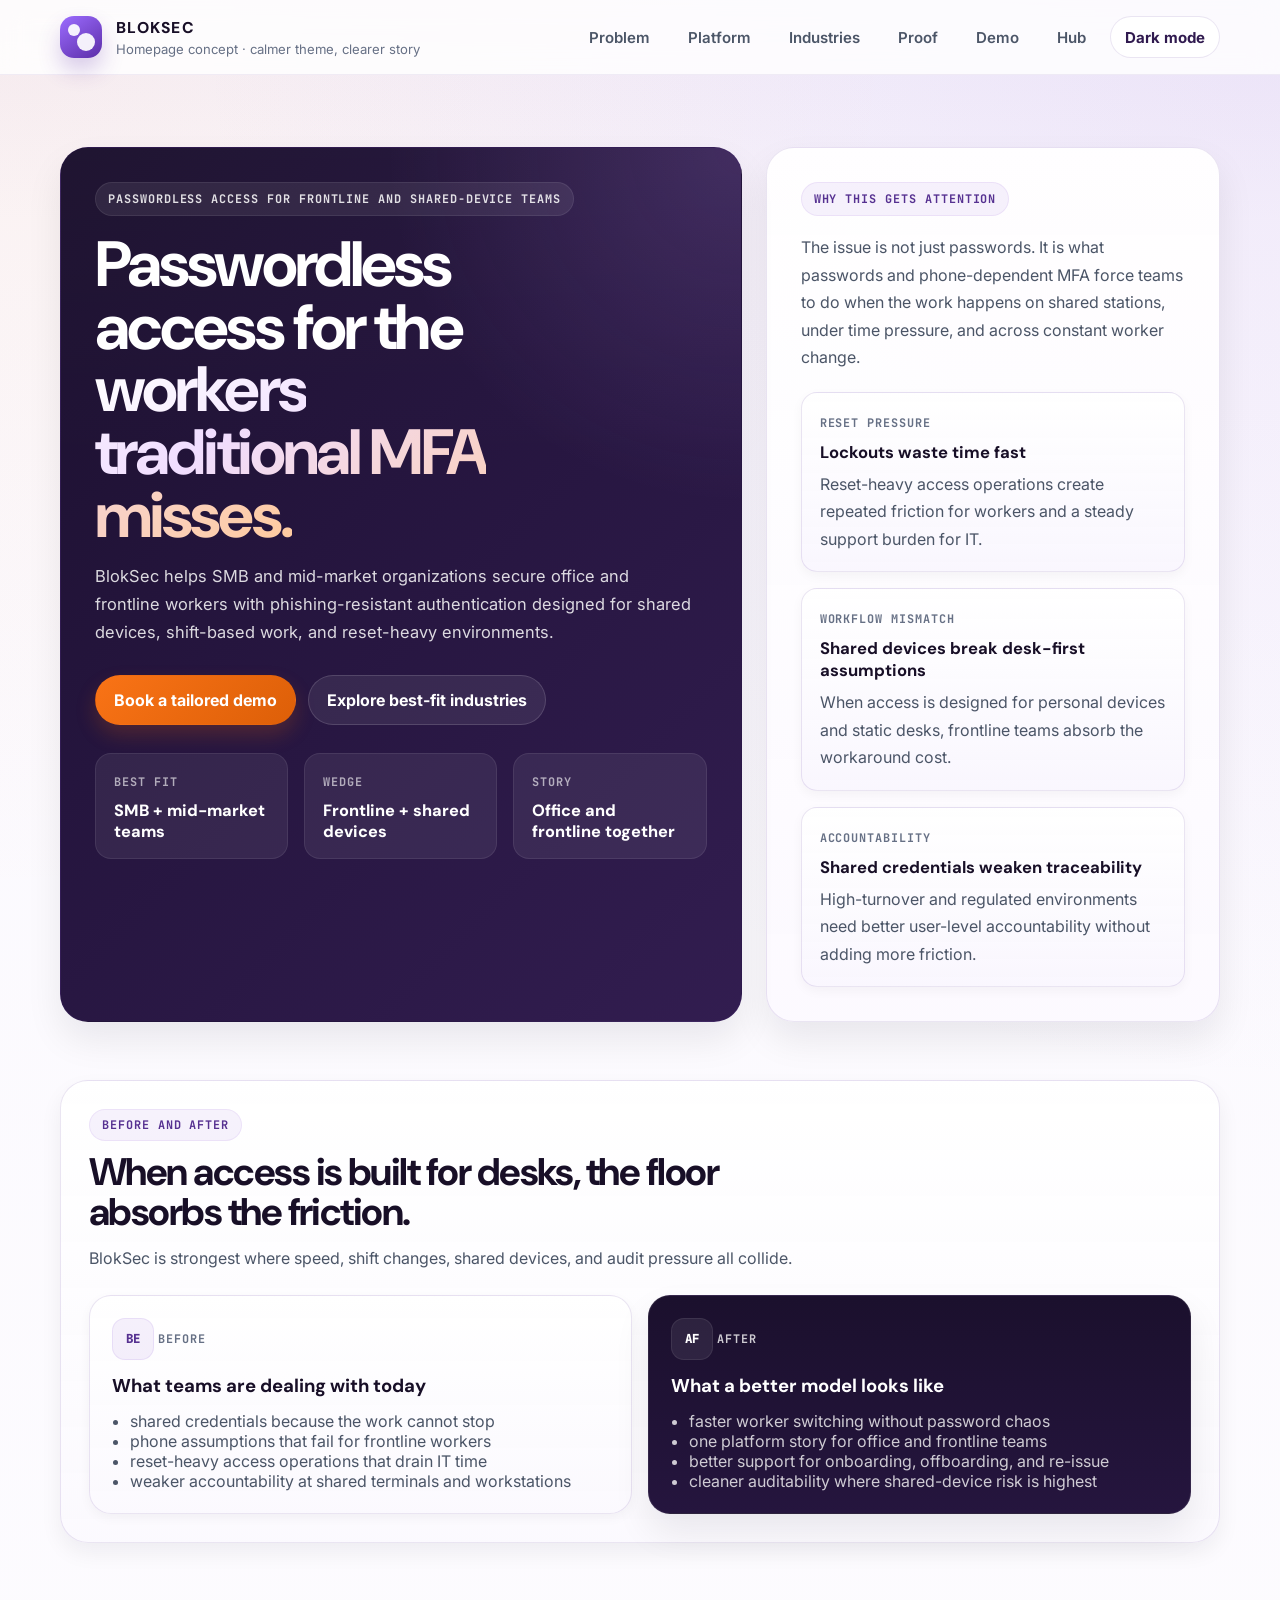
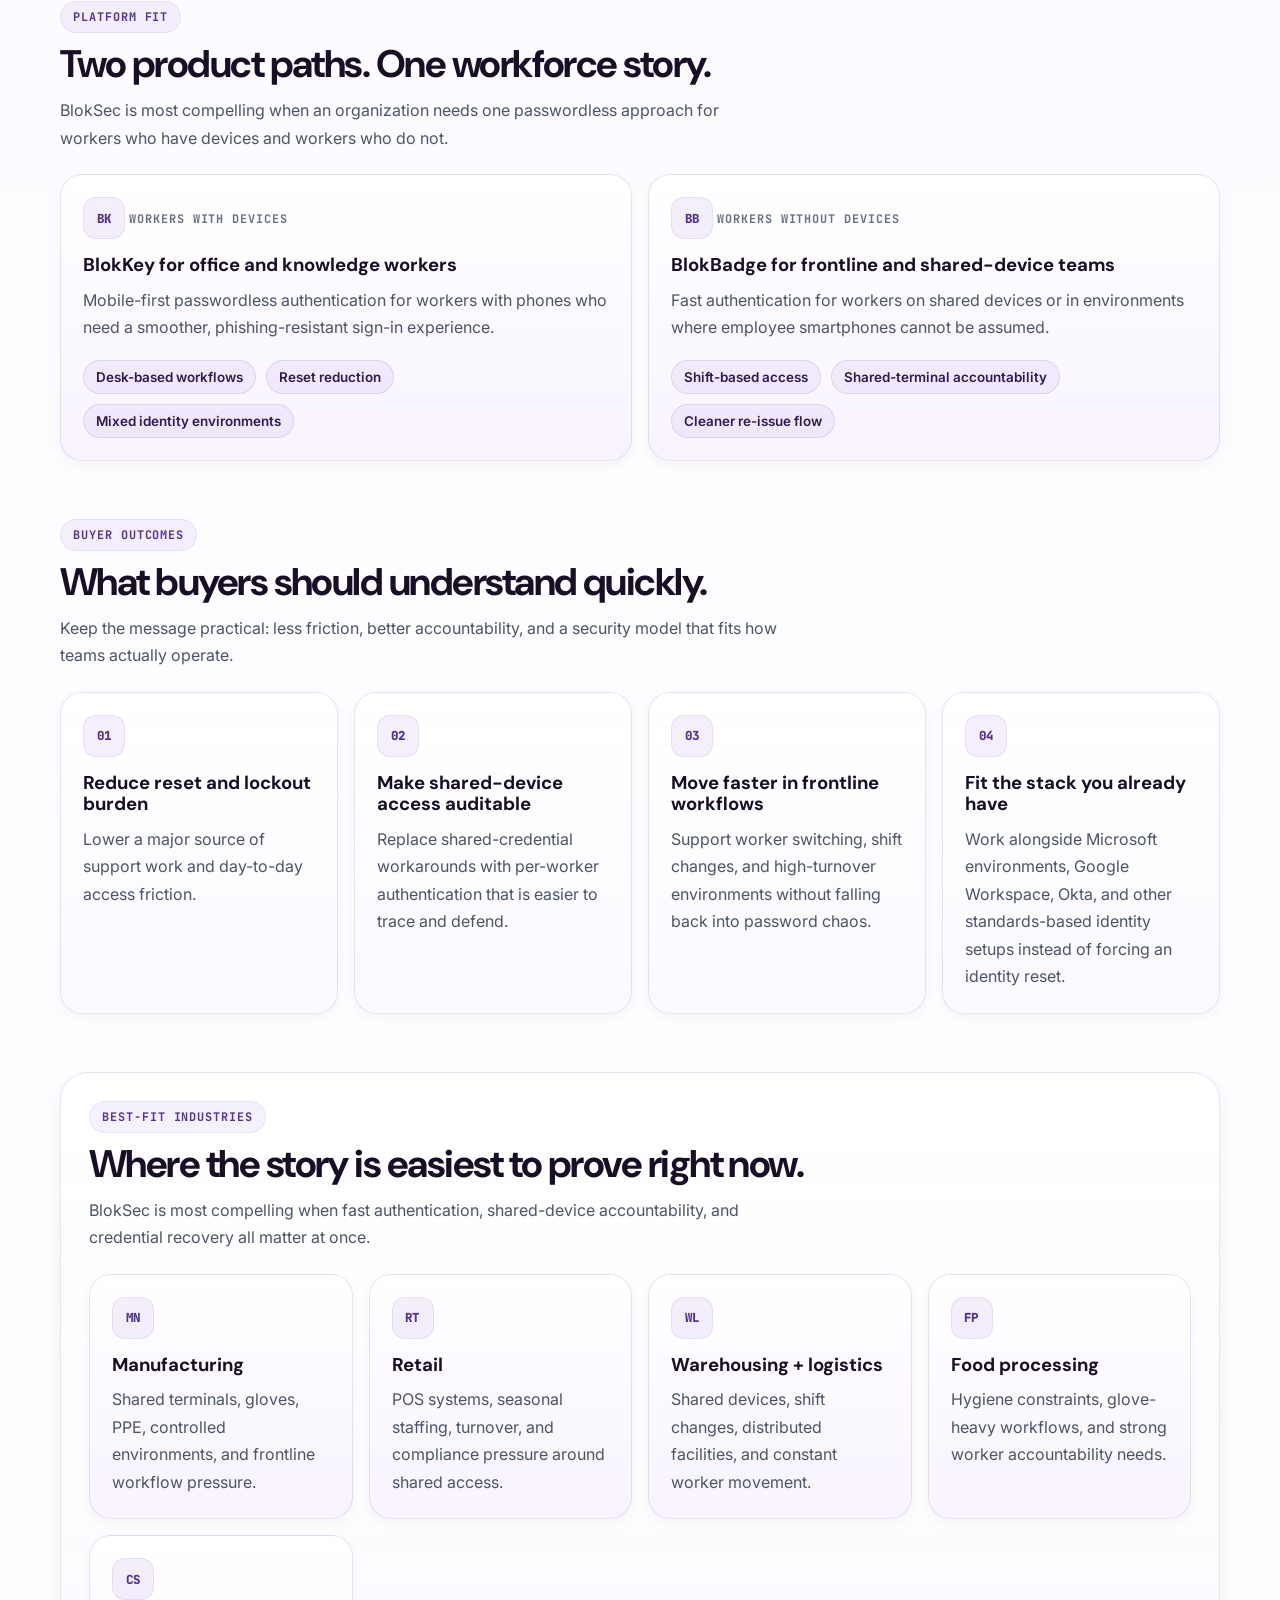
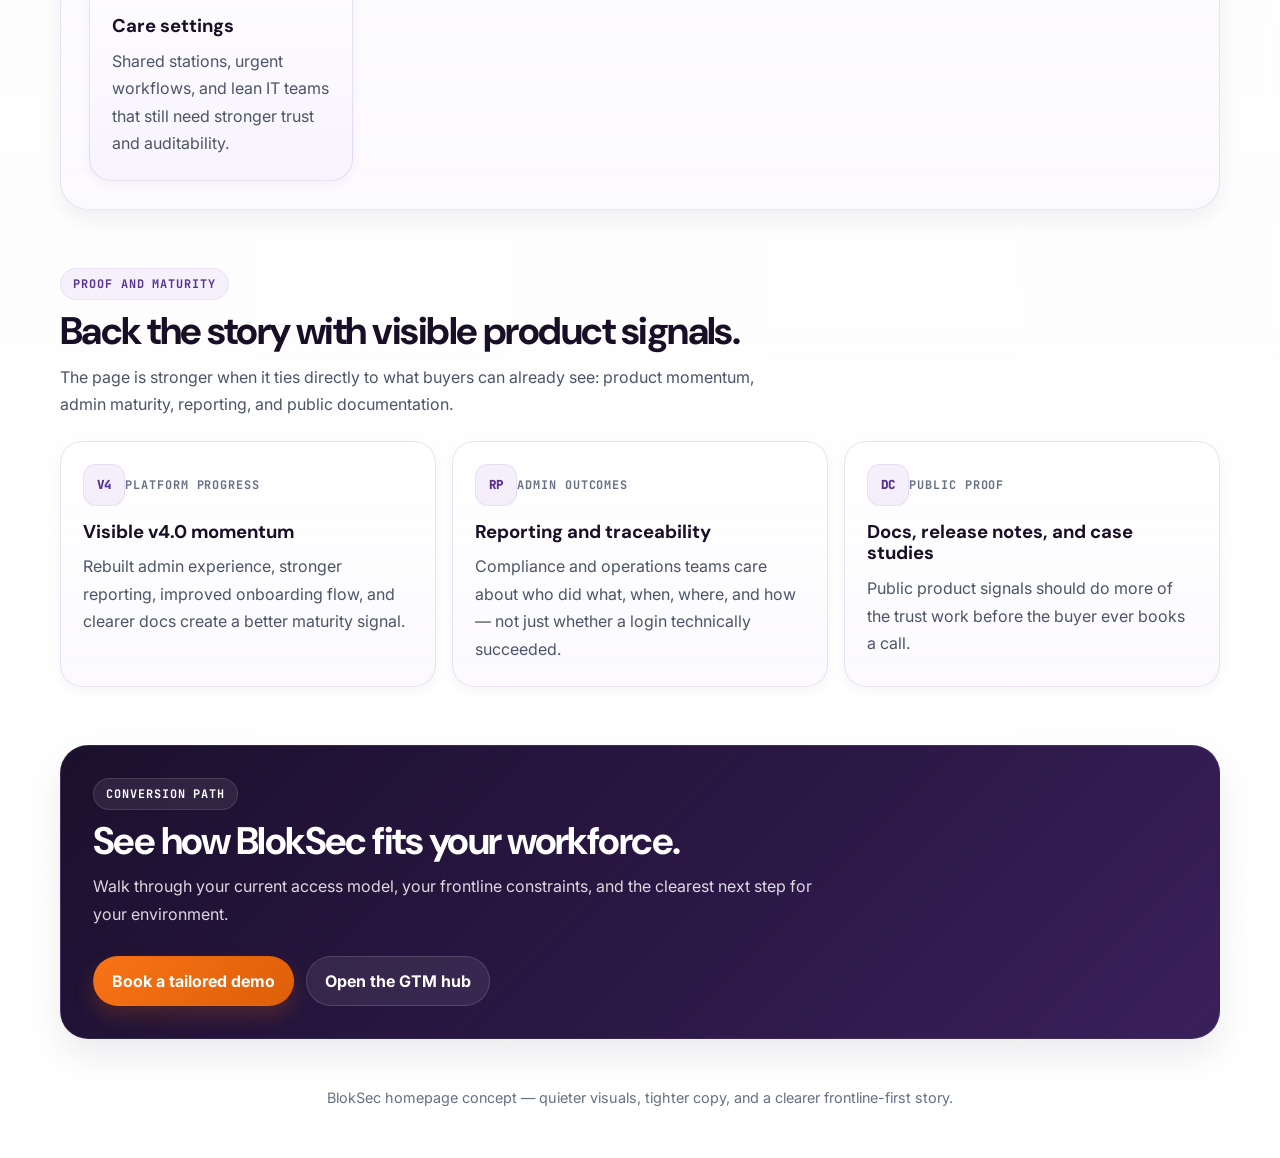
<file: docs/site/homepage.html>
<!doctype html>
<html lang="en">
  <head>
    <meta charset="UTF-8" />
    <meta name="viewport" content="width=device-width, initial-scale=1.0" />
    <meta name="color-scheme" content="light dark" />
    <script>
      const storedTheme = localStorage.getItem("bloksec-theme");
      const resolvedTheme =
        storedTheme === "light" || storedTheme === "dark"
          ? storedTheme
          : window.matchMedia("(prefers-color-scheme: dark)").matches
            ? "dark"
            : "light";
      document.documentElement.dataset.theme = resolvedTheme;
      document.documentElement.style.colorScheme = resolvedTheme;
    </script>
    <title>BlokSec — Passwordless Access for Frontline and Shared-Device Teams</title>
    <link rel="preconnect" href="https://fonts.googleapis.com" />
    <link rel="preconnect" href="https://fonts.gstatic.com" crossorigin />
    <link href="https://fonts.googleapis.com/css2?family=DM+Sans:wght@400;500;700;800&family=Inter:wght@400;500;600;700&family=JetBrains+Mono:wght@500;700&display=swap" rel="stylesheet" />
    <link rel="stylesheet" href="styles.css" />
    <script defer src="theme.js"></script>
  </head>
  <body>
    <header class="topbar">
      <div class="container topbar-inner">
        <a class="brand-lockup" href="homepage.html">
          <div class="brand-mark" aria-hidden="true"></div>
          <div>
            <div class="brand-title">BlokSec</div>
            <div class="brand-subtitle">Homepage concept · calmer theme, clearer story</div>
          </div>
        </a>
        <nav class="nav-links">
          <a href="#problem">Problem</a>
          <a href="#platform">Platform</a>
          <a href="#industries">Industries</a>
          <a href="#proof">Proof</a>
          <a href="demo.html">Demo</a>
          <a href="../index.html">Hub</a>
          <button class="theme-toggle" type="button" data-theme-toggle aria-pressed="false">Dark mode</button>
        </nav>
      </div>
    </header>

    <main>
      <section class="page-hero">
        <div class="container hero-shell">
          <article class="hero-panel hero-primary">
            <div class="eyebrow">Passwordless access for frontline and shared-device teams</div>
            <h1 class="page-title">Passwordless access for the <span class="gradient-text">workers traditional MFA misses.</span></h1>
            <p>
              BlokSec helps SMB and mid-market organizations secure office and frontline workers with phishing-resistant
              authentication designed for shared devices, shift-based work, and reset-heavy environments.
            </p>
            <div class="hero-actions">
              <a class="button button-primary" href="demo.html">Book a tailored demo</a>
              <a class="button button-secondary" href="#industries">Explore best-fit industries</a>
            </div>
            <div class="hero-stats">
              <div class="stat-pill">
                <div class="label">Best fit</div>
                <div class="value">SMB + mid-market teams</div>
              </div>
              <div class="stat-pill">
                <div class="label">Wedge</div>
                <div class="value">Frontline + shared devices</div>
              </div>
              <div class="stat-pill">
                <div class="label">Story</div>
                <div class="value">Office and frontline together</div>
              </div>
            </div>
          </article>

          <aside class="hero-panel hero-side">
            <div class="eyebrow">Why this gets attention</div>
            <p>
              The issue is not just passwords. It is what passwords and phone-dependent MFA force teams to do when the
              work happens on shared stations, under time pressure, and across constant worker change.
            </p>
            <div class="hero-side-stack">
              <div class="info-tile">
                <div class="card-meta">Reset pressure</div>
                <h3>Lockouts waste time fast</h3>
                <p>Reset-heavy access operations create repeated friction for workers and a steady support burden for IT.</p>
              </div>
              <div class="info-tile">
                <div class="card-meta">Workflow mismatch</div>
                <h3>Shared devices break desk-first assumptions</h3>
                <p>When access is designed for personal devices and static desks, frontline teams absorb the workaround cost.</p>
              </div>
              <div class="info-tile">
                <div class="card-meta">Accountability</div>
                <h3>Shared credentials weaken traceability</h3>
                <p>High-turnover and regulated environments need better user-level accountability without adding more friction.</p>
              </div>
            </div>
          </aside>
        </div>
      </section>

      <section id="problem" class="section-block">
        <div class="container section-surface">
          <div class="section-header">
            <div class="section-label">Before and after</div>
            <h2>When access is built for desks, the floor absorbs the friction.</h2>
            <p>BlokSec is strongest where speed, shift changes, shared devices, and audit pressure all collide.</p>
          </div>
          <div class="split-grid">
            <article class="tile">
              <div class="icon-chip">BE</div>
              <div class="card-meta">Before</div>
              <h3>What teams are dealing with today</h3>
              <ul>
                <li>shared credentials because the work cannot stop</li>
                <li>phone assumptions that fail for frontline workers</li>
                <li>reset-heavy access operations that drain IT time</li>
                <li>weaker accountability at shared terminals and workstations</li>
              </ul>
            </article>
            <article class="tile dark">
              <div class="icon-chip">AF</div>
              <div class="card-meta">After</div>
              <h3>What a better model looks like</h3>
              <ul>
                <li>faster worker switching without password chaos</li>
                <li>one platform story for office and frontline teams</li>
                <li>better support for onboarding, offboarding, and re-issue</li>
                <li>cleaner auditability where shared-device risk is highest</li>
              </ul>
            </article>
          </div>
        </div>
      </section>

      <section id="platform" class="section-block">
        <div class="container">
          <div class="section-header">
            <div class="section-label">Platform fit</div>
            <h2>Two product paths. One workforce story.</h2>
            <p>BlokSec is most compelling when an organization needs one passwordless approach for workers who have devices and workers who do not.</p>
          </div>
          <div class="split-grid">
            <article class="tile highlight">
              <div class="icon-chip">BK</div>
              <div class="card-meta">Workers with devices</div>
              <h3>BlokKey for office and knowledge workers</h3>
              <p>Mobile-first passwordless authentication for workers with phones who need a smoother, phishing-resistant sign-in experience.</p>
              <div class="inline-list">
                <span class="inline-pill">Desk-based workflows</span>
                <span class="inline-pill">Reset reduction</span>
                <span class="inline-pill">Mixed identity environments</span>
              </div>
            </article>
            <article class="tile highlight">
              <div class="icon-chip">BB</div>
              <div class="card-meta">Workers without devices</div>
              <h3>BlokBadge for frontline and shared-device teams</h3>
              <p>Fast authentication for workers on shared devices or in environments where employee smartphones cannot be assumed.</p>
              <div class="inline-list">
                <span class="inline-pill">Shift-based access</span>
                <span class="inline-pill">Shared-terminal accountability</span>
                <span class="inline-pill">Cleaner re-issue flow</span>
              </div>
            </article>
          </div>
        </div>
      </section>

      <section class="section-block">
        <div class="container">
          <div class="section-header">
            <div class="section-label">Buyer outcomes</div>
            <h2>What buyers should understand quickly.</h2>
            <p>Keep the message practical: less friction, better accountability, and a security model that fits how teams actually operate.</p>
          </div>
          <div class="card-grid">
            <article class="tile"><div class="icon-chip">01</div><h3>Reduce reset and lockout burden</h3><p>Lower a major source of support work and day-to-day access friction.</p></article>
            <article class="tile"><div class="icon-chip">02</div><h3>Make shared-device access auditable</h3><p>Replace shared-credential workarounds with per-worker authentication that is easier to trace and defend.</p></article>
            <article class="tile"><div class="icon-chip">03</div><h3>Move faster in frontline workflows</h3><p>Support worker switching, shift changes, and high-turnover environments without falling back into password chaos.</p></article>
            <article class="tile"><div class="icon-chip">04</div><h3>Fit the stack you already have</h3><p>Work alongside Microsoft environments, Google Workspace, Okta, and other standards-based identity setups instead of forcing an identity reset.</p></article>
          </div>
        </div>
      </section>

      <section id="industries" class="section-block">
        <div class="container section-surface">
          <div class="section-header">
            <div class="section-label">Best-fit industries</div>
            <h2>Where the story is easiest to prove right now.</h2>
            <p>BlokSec is most compelling when fast authentication, shared-device accountability, and credential recovery all matter at once.</p>
          </div>
          <div class="card-grid">
            <article class="tile highlight"><div class="icon-chip">MN</div><h3>Manufacturing</h3><p>Shared terminals, gloves, PPE, controlled environments, and frontline workflow pressure.</p></article>
            <article class="tile highlight"><div class="icon-chip">RT</div><h3>Retail</h3><p>POS systems, seasonal staffing, turnover, and compliance pressure around shared access.</p></article>
            <article class="tile highlight"><div class="icon-chip">WL</div><h3>Warehousing + logistics</h3><p>Shared devices, shift changes, distributed facilities, and constant worker movement.</p></article>
            <article class="tile highlight"><div class="icon-chip">FP</div><h3>Food processing</h3><p>Hygiene constraints, glove-heavy workflows, and strong worker accountability needs.</p></article>
            <article class="tile highlight"><div class="icon-chip">CS</div><h3>Care settings</h3><p>Shared stations, urgent workflows, and lean IT teams that still need stronger trust and auditability.</p></article>
          </div>
        </div>
      </section>

      <section id="proof" class="section-block">
        <div class="container">
          <div class="section-header">
            <div class="section-label">Proof and maturity</div>
            <h2>Back the story with visible product signals.</h2>
            <p>The page is stronger when it ties directly to what buyers can already see: product momentum, admin maturity, reporting, and public documentation.</p>
          </div>
          <div class="card-grid">
            <article class="tile"><div class="icon-chip">V4</div><div class="card-meta">Platform progress</div><h3>Visible v4.0 momentum</h3><p>Rebuilt admin experience, stronger reporting, improved onboarding flow, and clearer docs create a better maturity signal.</p></article>
            <article class="tile"><div class="icon-chip">RP</div><div class="card-meta">Admin outcomes</div><h3>Reporting and traceability</h3><p>Compliance and operations teams care about who did what, when, where, and how — not just whether a login technically succeeded.</p></article>
            <article class="tile"><div class="icon-chip">DC</div><div class="card-meta">Public proof</div><h3>Docs, release notes, and case studies</h3><p>Public product signals should do more of the trust work before the buyer ever books a call.</p></article>
          </div>
        </div>
      </section>

      <section class="section-block">
        <div class="container">
          <div class="cta-panel">
            <div class="section-header">
              <div class="section-label" style="background: rgba(255,255,255,0.08); color: #fff; border: 1px solid rgba(255,255,255,0.12);">Conversion path</div>
              <h2>See how BlokSec fits your workforce.</h2>
              <p>Walk through your current access model, your frontline constraints, and the clearest next step for your environment.</p>
            </div>
            <div class="hero-actions">
              <a class="button button-primary" href="demo.html">Book a tailored demo</a>
              <a class="button button-secondary" href="../index.html">Open the GTM hub</a>
            </div>
          </div>
        </div>
      </section>
    </main>

    <footer class="footer">BlokSec homepage concept — quieter visuals, tighter copy, and a clearer frontline-first story.</footer>
  </body>
</html>
</file>
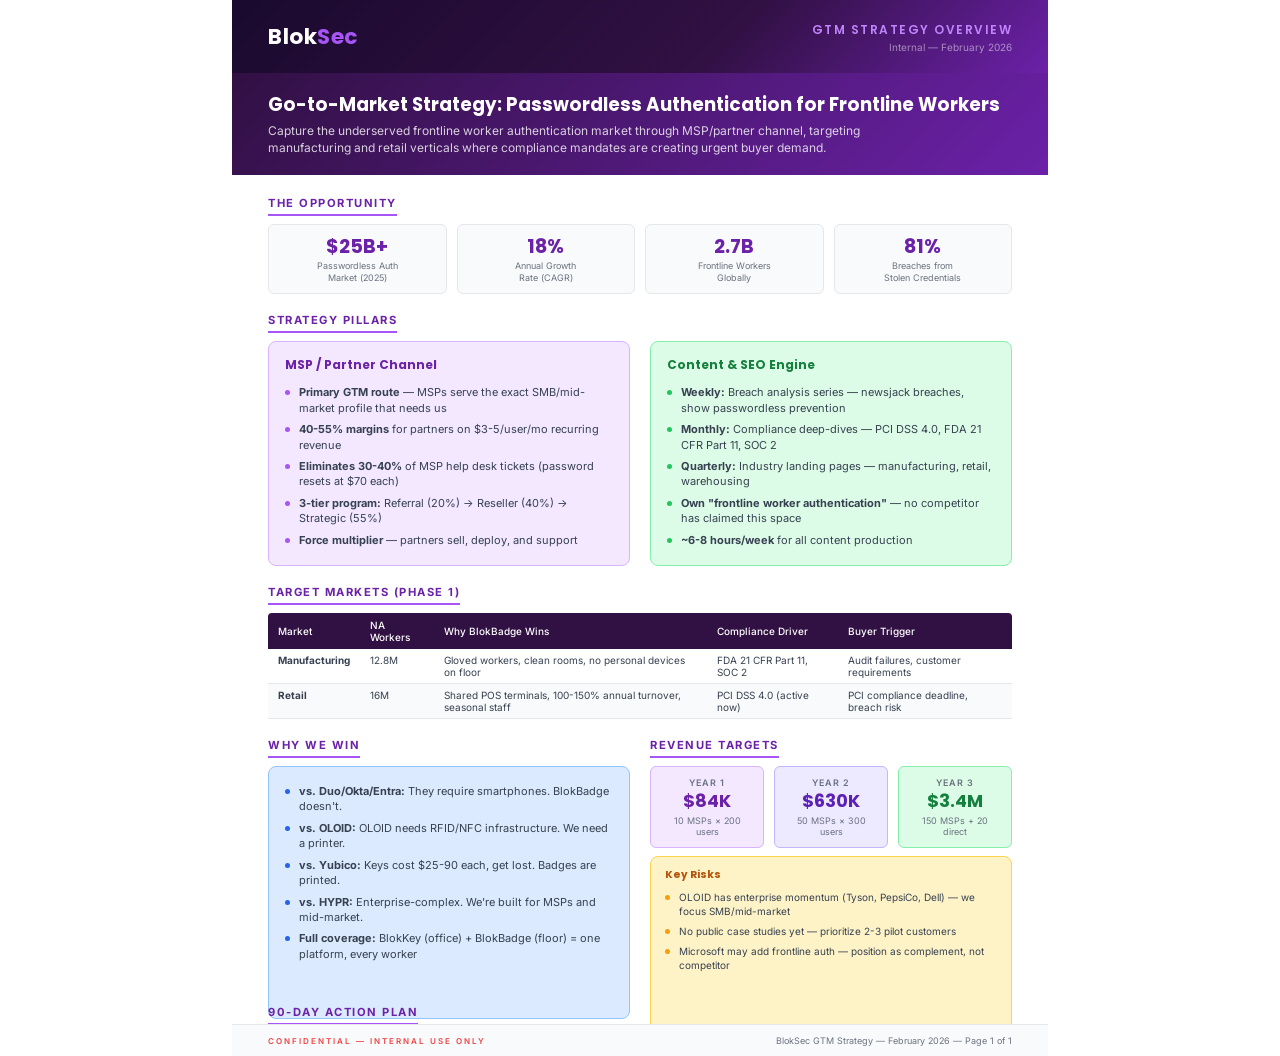
<file: docs/tools/internal-strategy-one-pager.html>
<!DOCTYPE html>
<html lang="en">
<head>
<meta charset="UTF-8">
<meta name="viewport" content="width=device-width, initial-scale=1.0">
<title>BlokSec GTM Strategy — Internal Overview</title>
<link href="https://fonts.googleapis.com/css2?family=Poppins:wght@300;400;500;600;700;800&family=Inter:wght@300;400;500;600&display=swap" rel="stylesheet">
<style>
@page { size: letter; margin: 0; }

:root {
  --purple-dark: #1a0a2e;
  --purple-deep: #311043;
  --purple-mid: #6b21a8;
  --purple-brand: #a855f7;
  --purple-light: #c084fc;
  --purple-pale: #f3e8ff;
  --green: #22c55e;
  --green-light: #dcfce7;
  --orange: #f59e0b;
  --orange-light: #fef3c7;
  --blue: #2563eb;
  --blue-light: #dbeafe;
  --red: #ef4444;
  --white: #ffffff;
  --gray-50: #f9fafb;
  --gray-100: #f3f4f6;
  --gray-200: #e5e7eb;
  --gray-300: #d1d5db;
  --gray-500: #6b7280;
  --gray-600: #4b5563;
  --gray-700: #374151;
  --gray-900: #111827;
}

* { margin: 0; padding: 0; box-sizing: border-box; }

body {
  font-family: 'Inter', system-ui, sans-serif;
  color: var(--gray-900);
  background: var(--white);
  width: 8.5in;
  min-height: 11in;
  margin: 0 auto;
  position: relative;
}

h1, h2, h3, h4, h5 { font-family: 'Poppins', sans-serif; }

.page {
  width: 100%;
  height: 11in;
  padding: 0;
  position: relative;
  overflow: hidden;
}

/* HEADER */
.top-bar {
  background: linear-gradient(135deg, var(--purple-dark) 0%, var(--purple-deep) 60%, var(--purple-mid) 100%);
  padding: 20px 36px;
  display: flex;
  justify-content: space-between;
  align-items: center;
}

.logo {
  font-family: 'Poppins', sans-serif;
  font-size: 1.35rem;
  font-weight: 700;
  color: var(--white);
  letter-spacing: 0.5px;
}

.logo span { color: var(--purple-brand); }

.top-bar-right {
  text-align: right;
}

.top-bar-right .doc-type {
  font-family: 'Poppins', sans-serif;
  font-size: 0.75rem;
  font-weight: 600;
  color: var(--purple-light);
  text-transform: uppercase;
  letter-spacing: 1.5px;
}

.top-bar-right .date {
  font-size: 0.625rem;
  color: rgba(255,255,255,0.5);
  margin-top: 2px;
}

/* HERO STRIP */
.hero {
  background: linear-gradient(135deg, var(--purple-deep), var(--purple-mid));
  padding: 18px 36px;
  color: var(--white);
}

.hero h1 {
  font-size: 1.15rem;
  font-weight: 700;
  margin-bottom: 4px;
}

.hero p {
  font-size: 0.75rem;
  opacity: 0.8;
  max-width: 650px;
  line-height: 1.45;
}

/* MAIN CONTENT */
.content {
  padding: 16px 36px 0;
}

/* TWO COLUMN LAYOUT */
.two-col {
  display: grid;
  grid-template-columns: 1fr 1fr;
  gap: 20px;
  margin-bottom: 14px;
}

.three-col {
  display: grid;
  grid-template-columns: 1fr 1fr 1fr;
  gap: 14px;
  margin-bottom: 14px;
}

/* SECTION HEADERS */
.section-header {
  font-size: 0.7rem;
  font-weight: 700;
  text-transform: uppercase;
  letter-spacing: 1.5px;
  color: var(--purple-mid);
  margin-bottom: 8px;
  padding-bottom: 4px;
  border-bottom: 2px solid var(--purple-brand);
  display: inline-block;
}

/* THE OPPORTUNITY BOX */
.opportunity-grid {
  display: grid;
  grid-template-columns: repeat(4, 1fr);
  gap: 10px;
  margin-bottom: 14px;
}

.stat-card {
  background: var(--gray-50);
  border: 1px solid var(--gray-200);
  border-radius: 6px;
  padding: 10px 12px;
  text-align: center;
}

.stat-card .number {
  font-family: 'Poppins', sans-serif;
  font-size: 1.2rem;
  font-weight: 700;
  color: var(--purple-mid);
  line-height: 1.2;
}

.stat-card .label {
  font-size: 0.563rem;
  color: var(--gray-500);
  margin-top: 2px;
  line-height: 1.3;
}

/* STRATEGY BOXES */
.strategy-box {
  border-radius: 8px;
  padding: 14px 16px;
  height: 100%;
}

.strategy-box h3 {
  font-size: 0.75rem;
  margin-bottom: 8px;
  display: flex;
  align-items: center;
  gap: 6px;
}

.strategy-box ul {
  list-style: none;
  padding: 0;
}

.strategy-box li {
  font-size: 0.688rem;
  padding: 3px 0;
  padding-left: 14px;
  position: relative;
  color: var(--gray-700);
  line-height: 1.4;
}

.strategy-box li::before {
  content: "";
  position: absolute;
  left: 0;
  top: 8px;
  width: 5px;
  height: 5px;
  border-radius: 50%;
}

.box-purple {
  background: var(--purple-pale);
  border: 1px solid #d8b4fe;
}

.box-purple h3 { color: var(--purple-mid); }
.box-purple li::before { background: var(--purple-brand); }

.box-green {
  background: var(--green-light);
  border: 1px solid #86efac;
}

.box-green h3 { color: #15803d; }
.box-green li::before { background: var(--green); }

.box-blue {
  background: var(--blue-light);
  border: 1px solid #93c5fd;
}

.box-blue h3 { color: var(--blue); }
.box-blue li::before { background: var(--blue); }

.box-orange {
  background: var(--orange-light);
  border: 1px solid #fcd34d;
}

.box-orange h3 { color: #b45309; }
.box-orange li::before { background: var(--orange); }

/* TARGET TABLE */
.target-table {
  width: 100%;
  border-collapse: collapse;
  font-size: 0.625rem;
  margin-bottom: 14px;
}

.target-table th {
  background: var(--purple-deep);
  color: var(--white);
  padding: 6px 10px;
  text-align: left;
  font-weight: 500;
  font-size: 0.625rem;
}

.target-table th:first-child { border-radius: 4px 0 0 0; }
.target-table th:last-child { border-radius: 0 4px 0 0; }

.target-table td {
  padding: 5px 10px;
  border-bottom: 1px solid var(--gray-200);
  color: var(--gray-700);
  vertical-align: top;
}

.target-table tr:nth-child(even) td { background: var(--gray-50); }

/* REVENUE BAR */
.revenue-strip {
  display: grid;
  grid-template-columns: repeat(3, 1fr);
  gap: 10px;
  margin-bottom: 14px;
}

.revenue-card {
  padding: 10px 14px;
  border-radius: 6px;
  text-align: center;
}

.revenue-card.yr1 {
  background: var(--purple-pale);
  border: 1px solid #d8b4fe;
}

.revenue-card.yr2 {
  background: #ede9fe;
  border: 1px solid #c4b5fd;
}

.revenue-card.yr3 {
  background: var(--green-light);
  border: 1px solid #86efac;
}

.revenue-card .year-label {
  font-size: 0.563rem;
  text-transform: uppercase;
  letter-spacing: 1px;
  font-weight: 600;
  color: var(--gray-500);
}

.revenue-card .arr {
  font-family: 'Poppins', sans-serif;
  font-size: 1.1rem;
  font-weight: 700;
}

.revenue-card.yr1 .arr { color: var(--purple-mid); }
.revenue-card.yr2 .arr { color: #5b21b6; }
.revenue-card.yr3 .arr { color: #15803d; }

.revenue-card .detail {
  font-size: 0.563rem;
  color: var(--gray-500);
  margin-top: 1px;
}

/* 90-DAY ACTIONS */
.actions-grid {
  display: grid;
  grid-template-columns: 1fr 1fr 1fr;
  gap: 12px;
  margin-bottom: 10px;
}

.action-col h4 {
  font-size: 0.625rem;
  text-transform: uppercase;
  letter-spacing: 1px;
  margin-bottom: 6px;
  padding: 4px 8px;
  border-radius: 4px;
  display: inline-block;
}

.action-col.now h4 { background: #fee2e2; color: #dc2626; }
.action-col.soon h4 { background: var(--orange-light); color: #b45309; }
.action-col.next h4 { background: var(--blue-light); color: var(--blue); }

.action-col ol {
  padding-left: 16px;
  font-size: 0.625rem;
  color: var(--gray-700);
}

.action-col li {
  padding: 2px 0;
  line-height: 1.4;
}

/* FOOTER */
.page-footer {
  position: absolute;
  bottom: 0;
  left: 0;
  right: 0;
  background: var(--gray-50);
  border-top: 1px solid var(--gray-200);
  padding: 10px 36px;
  display: flex;
  justify-content: space-between;
  align-items: center;
}

.page-footer .left {
  font-size: 0.563rem;
  color: var(--gray-500);
}

.page-footer .right {
  font-size: 0.563rem;
  color: var(--gray-500);
}

.confidential {
  font-size: 0.5rem;
  text-transform: uppercase;
  letter-spacing: 2px;
  color: var(--red);
  font-weight: 600;
}

@media print {
  body { width: 100%; }
  .page { height: auto; min-height: 11in; page-break-after: always; }
}
</style>
</head>
<body>
<div class="page">

  <!-- HEADER -->
  <div class="top-bar">
    <div class="logo">Blok<span>Sec</span></div>
    <div class="top-bar-right">
      <div class="doc-type">GTM Strategy Overview</div>
      <div class="date">Internal — February 2026</div>
    </div>
  </div>

  <!-- HERO -->
  <div class="hero">
    <h1>Go-to-Market Strategy: Passwordless Authentication for Frontline Workers</h1>
    <p>Capture the underserved frontline worker authentication market through MSP/partner channel, targeting manufacturing and retail verticals where compliance mandates are creating urgent buyer demand.</p>
  </div>

  <!-- CONTENT -->
  <div class="content">

    <!-- THE OPPORTUNITY -->
    <div class="section-header">The Opportunity</div>
    <div class="opportunity-grid">
      <div class="stat-card">
        <div class="number">$25B+</div>
        <div class="label">Passwordless Auth<br>Market (2025)</div>
      </div>
      <div class="stat-card">
        <div class="number">18%</div>
        <div class="label">Annual Growth<br>Rate (CAGR)</div>
      </div>
      <div class="stat-card">
        <div class="number">2.7B</div>
        <div class="label">Frontline Workers<br>Globally</div>
      </div>
      <div class="stat-card">
        <div class="number">81%</div>
        <div class="label">Breaches from<br>Stolen Credentials</div>
      </div>
    </div>

    <!-- STRATEGY PILLARS -->
    <div class="section-header">Strategy Pillars</div>
    <div class="two-col">
      <div class="strategy-box box-purple">
        <h3>MSP / Partner Channel</h3>
        <ul>
          <li><strong>Primary GTM route</strong> — MSPs serve the exact SMB/mid-market profile that needs us</li>
          <li><strong>40-55% margins</strong> for partners on $3-5/user/mo recurring revenue</li>
          <li><strong>Eliminates 30-40%</strong> of MSP help desk tickets (password resets at $70 each)</li>
          <li><strong>3-tier program:</strong> Referral (20%) → Reseller (40%) → Strategic (55%)</li>
          <li><strong>Force multiplier</strong> — partners sell, deploy, and support</li>
        </ul>
      </div>
      <div class="strategy-box box-green">
        <h3>Content & SEO Engine</h3>
        <ul>
          <li><strong>Weekly:</strong> Breach analysis series — newsjack breaches, show passwordless prevention</li>
          <li><strong>Monthly:</strong> Compliance deep-dives — PCI DSS 4.0, FDA 21 CFR Part 11, SOC 2</li>
          <li><strong>Quarterly:</strong> Industry landing pages — manufacturing, retail, warehousing</li>
          <li><strong>Own "frontline worker authentication"</strong> — no competitor has claimed this space</li>
          <li><strong>~6-8 hours/week</strong> for all content production</li>
        </ul>
      </div>
    </div>

    <!-- TARGET MARKETS -->
    <div class="section-header">Target Markets (Phase 1)</div>
    <table class="target-table">
      <thead>
        <tr>
          <th>Market</th>
          <th>NA Workers</th>
          <th>Why BlokBadge Wins</th>
          <th>Compliance Driver</th>
          <th>Buyer Trigger</th>
        </tr>
      </thead>
      <tbody>
        <tr>
          <td><strong>Manufacturing</strong></td>
          <td>12.8M</td>
          <td>Gloved workers, clean rooms, no personal devices on floor</td>
          <td>FDA 21 CFR Part 11, SOC 2</td>
          <td>Audit failures, customer requirements</td>
        </tr>
        <tr>
          <td><strong>Retail</strong></td>
          <td>16M</td>
          <td>Shared POS terminals, 100-150% annual turnover, seasonal staff</td>
          <td>PCI DSS 4.0 (active now)</td>
          <td>PCI compliance deadline, breach risk</td>
        </tr>
      </tbody>
    </table>

    <!-- COMPETITIVE EDGE -->
    <div class="two-col">
      <div>
        <div class="section-header">Why We Win</div>
        <div class="strategy-box box-blue" style="margin-bottom:0">
          <ul>
            <li><strong>vs. Duo/Okta/Entra:</strong> They require smartphones. BlokBadge doesn't.</li>
            <li><strong>vs. OLOID:</strong> OLOID needs RFID/NFC infrastructure. We need a printer.</li>
            <li><strong>vs. Yubico:</strong> Keys cost $25-90 each, get lost. Badges are printed.</li>
            <li><strong>vs. HYPR:</strong> Enterprise-complex. We're built for MSPs and mid-market.</li>
            <li><strong>Full coverage:</strong> BlokKey (office) + BlokBadge (floor) = one platform, every worker</li>
          </ul>
        </div>
      </div>
      <div>
        <div class="section-header">Revenue Targets</div>
        <div class="revenue-strip" style="margin-bottom:8px">
          <div class="revenue-card yr1">
            <div class="year-label">Year 1</div>
            <div class="arr">$84K</div>
            <div class="detail">10 MSPs × 200 users</div>
          </div>
          <div class="revenue-card yr2">
            <div class="year-label">Year 2</div>
            <div class="arr">$630K</div>
            <div class="detail">50 MSPs × 300 users</div>
          </div>
          <div class="revenue-card yr3">
            <div class="year-label">Year 3</div>
            <div class="arr">$3.4M</div>
            <div class="detail">150 MSPs + 20 direct</div>
          </div>
        </div>
        <div class="strategy-box box-orange" style="padding:10px 14px">
          <h3 style="font-size:0.65rem;margin-bottom:4px">Key Risks</h3>
          <ul>
            <li style="font-size:0.625rem">OLOID has enterprise momentum (Tyson, PepsiCo, Dell) — we focus SMB/mid-market</li>
            <li style="font-size:0.625rem">No public case studies yet — prioritize 2-3 pilot customers</li>
            <li style="font-size:0.625rem">Microsoft may add frontline auth — position as complement, not competitor</li>
          </ul>
        </div>
      </div>
    </div>

    <!-- 90-DAY ACTIONS -->
    <div class="section-header">90-Day Action Plan</div>
    <div class="actions-grid">
      <div class="action-col now">
        <h4>Week 1-2: Validate</h4>
        <ol>
          <li>Identify 10 manufacturing/retail-focused MSPs</li>
          <li>Send 5 outreach emails to test messaging</li>
          <li>Publish MSP partner program page (even 1-page)</li>
          <li>Launch ROI calculator on website</li>
          <li>Post 3x on LinkedIn (compliance angles)</li>
        </ol>
      </div>
      <div class="action-col soon">
        <h4>Month 1: Build Foundation</h4>
        <ol>
          <li>Formalize 3-tier MSP partner program</li>
          <li>Publish compliance guides (PCI DSS, FDA)</li>
          <li>Start weekly breach analysis blog series</li>
          <li>Create MSP sales enablement kit</li>
          <li>Sign first 2-3 MSP referral partners</li>
        </ol>
      </div>
      <div class="action-col next">
        <h4>Month 2-3: Scale</h4>
        <ol>
          <li>Get 2-3 pilot customer case studies</li>
          <li>Launch industry landing pages</li>
          <li>Build competitive battlecards for partners</li>
          <li>Explore TD Synnex distribution</li>
          <li>Begin guest posting (Dark Reading, CSO)</li>
        </ol>
      </div>
    </div>

  </div>

  <!-- FOOTER -->
  <div class="page-footer">
    <div class="left">
      <span class="confidential">Confidential — Internal Use Only</span>
    </div>
    <div class="right">
      BlokSec GTM Strategy — February 2026 — Page 1 of 1
    </div>
  </div>

</div>
</body>
</html>
</file>
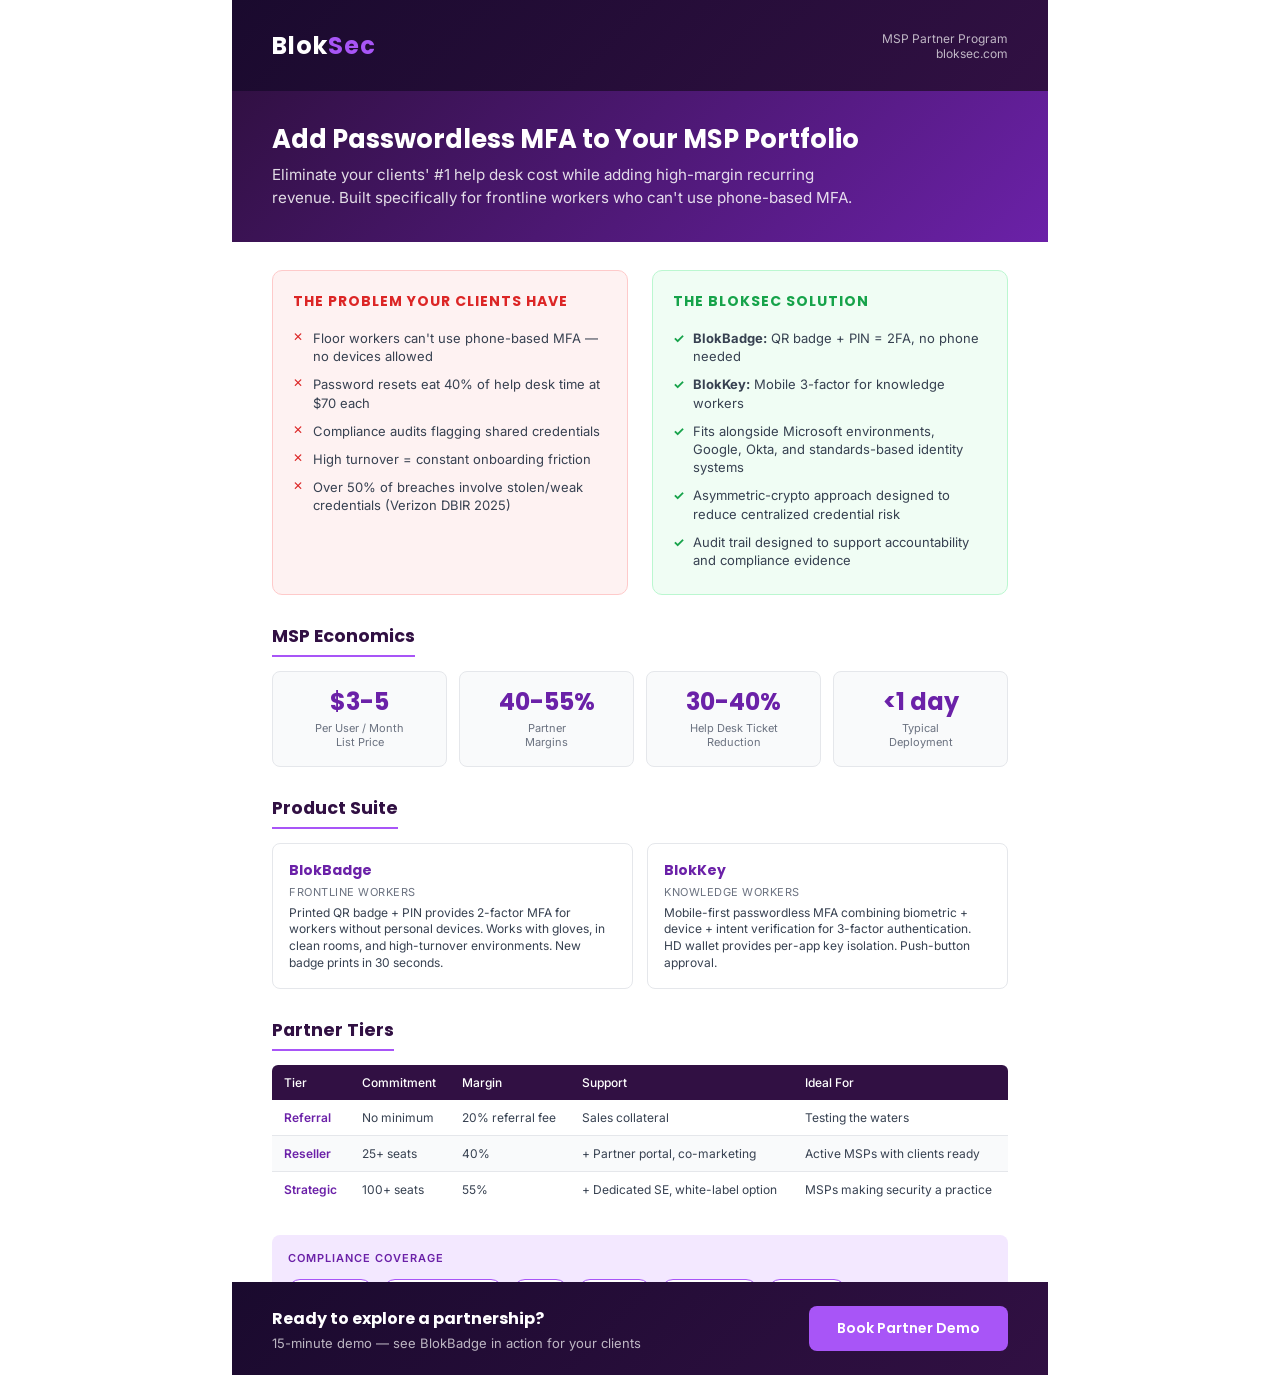
<file: docs/tools/msp-partner-one-pager.html>
<!doctype html>
<html lang="en">
  <head>
    <meta charset="UTF-8" />
    <meta name="viewport" content="width=device-width, initial-scale=1.0" />
    <title>BlokSec MSP Partner Program</title>
    <link
      href="https://fonts.googleapis.com/css2?family=Poppins:wght@300;400;500;600;700;800&family=Inter:wght@300;400;500;600&display=swap"
      rel="stylesheet"
    />
    <style>
      @page {
        size: letter;
        margin: 0;
      }

      :root {
        --purple-dark: #1a0a2e;
        --purple-deep: #311043;
        --purple-mid: #6b21a8;
        --purple-brand: #a855f7;
        --purple-light: #c084fc;
        --purple-pale: #f3e8ff;
        --green: #22c55e;
        --orange: #f59e0b;
        --white: #ffffff;
        --gray-50: #f9fafb;
        --gray-100: #f3f4f6;
        --gray-200: #e5e7eb;
        --gray-500: #6b7280;
        --gray-700: #374151;
        --gray-900: #111827;
      }

      * {
        margin: 0;
        padding: 0;
        box-sizing: border-box;
      }

      body {
        font-family: "Inter", system-ui, sans-serif;
        color: var(--gray-900);
        background: var(--white);
        width: 8.5in;
        min-height: 11in;
        margin: 0 auto;
        position: relative;
      }

      h1,
      h2,
      h3,
      h4 {
        font-family: "Poppins", sans-serif;
      }

      .page {
        width: 100%;
        min-height: 11in;
        padding: 0;
        position: relative;
        overflow: hidden;
      }

      /* TOP HEADER BAR */
      .top-bar {
        background: linear-gradient(
          135deg,
          var(--purple-dark),
          var(--purple-deep)
        );
        padding: 28px 40px;
        display: flex;
        justify-content: space-between;
        align-items: center;
      }

      .logo {
        font-family: "Poppins", sans-serif;
        font-size: 1.5rem;
        font-weight: 700;
        color: var(--white);
        letter-spacing: 1px;
      }

      .logo span {
        color: var(--purple-brand);
      }

      .top-bar-right {
        font-size: 0.75rem;
        color: rgba(255, 255, 255, 0.7);
        text-align: right;
      }

      /* HERO SECTION */
      .hero {
        background: linear-gradient(
          135deg,
          var(--purple-deep),
          var(--purple-mid)
        );
        padding: 32px 40px;
        color: var(--white);
      }

      .hero h1 {
        font-size: 1.6rem;
        font-weight: 700;
        margin-bottom: 8px;
        line-height: 1.3;
      }

      .hero p {
        font-size: 0.95rem;
        opacity: 0.85;
        max-width: 600px;
        line-height: 1.5;
      }

      /* MAIN CONTENT */
      .content {
        padding: 28px 40px;
      }

      /* THE PROBLEM / SOLUTION STRIP */
      .problem-solution {
        display: grid;
        grid-template-columns: 1fr 1fr;
        gap: 24px;
        margin-bottom: 28px;
      }

      .problem-box,
      .solution-box {
        padding: 20px;
        border-radius: 10px;
      }

      .problem-box {
        background: #fef2f2;
        border: 1px solid #fecaca;
      }

      .solution-box {
        background: #f0fdf4;
        border: 1px solid #bbf7d0;
      }

      .problem-box h3,
      .solution-box h3 {
        font-size: 0.875rem;
        text-transform: uppercase;
        letter-spacing: 1px;
        margin-bottom: 12px;
      }

      .problem-box h3 {
        color: #dc2626;
      }
      .solution-box h3 {
        color: #16a34a;
      }

      .problem-box ul,
      .solution-box ul {
        list-style: none;
        padding: 0;
      }

      .problem-box li,
      .solution-box li {
        font-size: 0.813rem;
        padding: 5px 0;
        padding-left: 20px;
        position: relative;
        color: var(--gray-700);
        line-height: 1.4;
      }

      .problem-box li::before {
        content: "✕";
        position: absolute;
        left: 0;
        color: #dc2626;
        font-weight: 700;
        font-size: 0.75rem;
      }

      .solution-box li::before {
        content: "✓";
        position: absolute;
        left: 0;
        color: #16a34a;
        font-weight: 700;
      }

      /* ECONOMICS TABLE */
      .economics {
        margin-bottom: 28px;
      }

      .economics h2 {
        font-size: 1.1rem;
        color: var(--purple-deep);
        margin-bottom: 14px;
        padding-bottom: 6px;
        border-bottom: 2px solid var(--purple-brand);
        display: inline-block;
      }

      .metrics-grid {
        display: grid;
        grid-template-columns: repeat(4, 1fr);
        gap: 12px;
      }

      .metric-card {
        background: var(--gray-50);
        border: 1px solid var(--gray-200);
        border-radius: 8px;
        padding: 16px;
        text-align: center;
      }

      .metric-card .number {
        font-family: "Poppins", sans-serif;
        font-size: 1.5rem;
        font-weight: 700;
        color: var(--purple-mid);
        line-height: 1.2;
      }

      .metric-card .label {
        font-size: 0.688rem;
        color: var(--gray-500);
        margin-top: 4px;
        line-height: 1.3;
      }

      /* PRODUCTS SECTION */
      .products {
        margin-bottom: 28px;
      }

      .products h2 {
        font-size: 1.1rem;
        color: var(--purple-deep);
        margin-bottom: 14px;
        padding-bottom: 6px;
        border-bottom: 2px solid var(--purple-brand);
        display: inline-block;
      }

      .product-strip {
        display: grid;
        grid-template-columns: 1fr 1fr;
        gap: 14px;
      }

      .product-card {
        padding: 16px;
        border-radius: 8px;
        border: 1px solid var(--gray-200);
        background: var(--white);
      }

      .product-card h4 {
        font-size: 0.875rem;
        color: var(--purple-mid);
        margin-bottom: 4px;
      }

      .product-card .target {
        font-size: 0.688rem;
        color: var(--gray-500);
        text-transform: uppercase;
        letter-spacing: 0.5px;
        margin-bottom: 6px;
      }

      .product-card p {
        font-size: 0.75rem;
        color: var(--gray-700);
        line-height: 1.4;
      }

      /* PARTNER TIERS */
      .tiers {
        margin-bottom: 28px;
      }

      .tiers h2 {
        font-size: 1.1rem;
        color: var(--purple-deep);
        margin-bottom: 14px;
        padding-bottom: 6px;
        border-bottom: 2px solid var(--purple-brand);
        display: inline-block;
      }

      .tiers-table {
        width: 100%;
        border-collapse: collapse;
        font-size: 0.75rem;
      }

      .tiers-table th {
        background: var(--purple-deep);
        color: var(--white);
        padding: 10px 12px;
        text-align: left;
        font-weight: 500;
      }

      .tiers-table th:first-child {
        border-radius: 6px 0 0 0;
      }
      .tiers-table th:last-child {
        border-radius: 0 6px 0 0;
      }

      .tiers-table td {
        padding: 10px 12px;
        border-bottom: 1px solid var(--gray-200);
        color: var(--gray-700);
      }

      .tiers-table tr:last-child td {
        border-bottom: none;
      }

      .tiers-table tr:nth-child(even) td {
        background: var(--gray-50);
      }

      .tier-name {
        font-weight: 600;
        color: var(--purple-mid);
      }

      /* COMPLIANCE BAR */
      .compliance-bar {
        display: flex;
        gap: 10px;
        flex-wrap: wrap;
        margin-bottom: 28px;
        padding: 16px;
        background: var(--purple-pale);
        border-radius: 8px;
      }

      .compliance-bar .label {
        font-size: 0.688rem;
        font-weight: 600;
        color: var(--purple-mid);
        text-transform: uppercase;
        letter-spacing: 1px;
        width: 100%;
        margin-bottom: 4px;
      }

      .compliance-chip {
        font-size: 0.688rem;
        padding: 4px 10px;
        background: var(--white);
        color: var(--purple-mid);
        border-radius: 12px;
        font-weight: 500;
        border: 1px solid var(--purple-brand);
      }

      /* CTA FOOTER */
      .cta-footer {
        background: linear-gradient(
          135deg,
          var(--purple-dark),
          var(--purple-deep)
        );
        padding: 24px 40px;
        display: flex;
        justify-content: space-between;
        align-items: center;
        position: absolute;
        bottom: 0;
        left: 0;
        right: 0;
      }

      .cta-footer .cta-text h3 {
        color: var(--white);
        font-size: 1rem;
        margin-bottom: 4px;
      }

      .cta-footer .cta-text p {
        color: rgba(255, 255, 255, 0.7);
        font-size: 0.813rem;
      }

      .cta-btn {
        background: var(--purple-brand);
        color: var(--white);
        padding: 12px 28px;
        border-radius: 8px;
        font-family: "Poppins", sans-serif;
        font-weight: 600;
        font-size: 0.875rem;
        text-decoration: none;
        white-space: nowrap;
      }

      @media print {
        body {
          width: 100%;
        }
        .page {
          min-height: auto;
        }
      }
    </style>
  </head>
  <body>
    <div class="page">
      <!-- TOP BAR -->
      <div class="top-bar">
        <div class="logo">Blok<span>Sec</span></div>
        <div class="top-bar-right">
          MSP Partner Program<br />
          bloksec.com
        </div>
      </div>

      <!-- HERO -->
      <div class="hero">
        <h1>Add Passwordless MFA to Your MSP Portfolio</h1>
        <p>
          Eliminate your clients' #1 help desk cost while adding high-margin
          recurring revenue. Built specifically for frontline workers who can't
          use phone-based MFA.
        </p>
      </div>

      <!-- CONTENT -->
      <div class="content">
        <!-- PROBLEM / SOLUTION -->
        <div class="problem-solution">
          <div class="problem-box">
            <h3>The Problem Your Clients Have</h3>
            <ul>
              <li>
                Floor workers can't use phone-based MFA — no devices allowed
              </li>
              <li>Password resets eat 40% of help desk time at $70 each</li>
              <li>Compliance audits flagging shared credentials</li>
              <li>High turnover = constant onboarding friction</li>
              <li>
                Over 50% of breaches involve stolen/weak credentials (Verizon
                DBIR 2025)
              </li>
            </ul>
          </div>
          <div class="solution-box">
            <h3>The BlokSec Solution</h3>
            <ul>
              <li>
                <strong>BlokBadge:</strong> QR badge + PIN = 2FA, no phone
                needed
              </li>
              <li>
                <strong>BlokKey:</strong> Mobile 3-factor for knowledge workers
              </li>
              <li>Fits alongside Microsoft environments, Google, Okta, and standards-based identity systems</li>
              <li>Asymmetric-crypto approach designed to reduce centralized credential risk</li>
              <li>Audit trail designed to support accountability and compliance evidence</li>
            </ul>
          </div>
        </div>

        <!-- ECONOMICS -->
        <div class="economics">
          <h2>MSP Economics</h2>
          <div class="metrics-grid">
            <div class="metric-card">
              <div class="number">$3-5</div>
              <div class="label">Per User / Month<br />List Price</div>
            </div>
            <div class="metric-card">
              <div class="number">40-55%</div>
              <div class="label">Partner<br />Margins</div>
            </div>
            <div class="metric-card">
              <div class="number">30-40%</div>
              <div class="label">Help Desk Ticket<br />Reduction</div>
            </div>
            <div class="metric-card">
              <div class="number">&lt;1 day</div>
              <div class="label">Typical<br />Deployment</div>
            </div>
          </div>
        </div>

        <!-- PRODUCTS -->
        <div class="products">
          <h2>Product Suite</h2>
          <div class="product-strip">
            <div class="product-card">
              <h4>BlokBadge</h4>
              <div class="target">FRONTLINE WORKERS</div>
              <p>
                Printed QR badge + PIN provides 2-factor MFA for workers without
                personal devices. Works with gloves, in clean rooms, and
                high-turnover environments. New badge prints in 30 seconds.
              </p>
            </div>
            <div class="product-card">
              <h4>BlokKey</h4>
              <div class="target">KNOWLEDGE WORKERS</div>
              <p>
                Mobile-first passwordless MFA combining biometric + device +
                intent verification for 3-factor authentication. HD wallet
                provides per-app key isolation. Push-button approval.
              </p>
            </div>
          </div>
        </div>

        <!-- PARTNER TIERS -->
        <div class="tiers">
          <h2>Partner Tiers</h2>
          <table class="tiers-table">
            <thead>
              <tr>
                <th>Tier</th>
                <th>Commitment</th>
                <th>Margin</th>
                <th>Support</th>
                <th>Ideal For</th>
              </tr>
            </thead>
            <tbody>
              <tr>
                <td><span class="tier-name">Referral</span></td>
                <td>No minimum</td>
                <td>20% referral fee</td>
                <td>Sales collateral</td>
                <td>Testing the waters</td>
              </tr>
              <tr>
                <td><span class="tier-name">Reseller</span></td>
                <td>25+ seats</td>
                <td>40%</td>
                <td>+ Partner portal, co-marketing</td>
                <td>Active MSPs with clients ready</td>
              </tr>
              <tr>
                <td><span class="tier-name">Strategic</span></td>
                <td>100+ seats</td>
                <td>55%</td>
                <td>+ Dedicated SE, white-label option</td>
                <td>MSPs making security a practice</td>
              </tr>
            </tbody>
          </table>
        </div>

        <!-- COMPLIANCE -->
        <div class="compliance-bar">
          <div class="label">Compliance Coverage</div>
          <span class="compliance-chip">PCI DSS 4.0</span>
          <span class="compliance-chip">FDA 21 CFR Part 11</span>
          <span class="compliance-chip">SOC 2</span>
          <span class="compliance-chip">NERC CIP</span>
          <span class="compliance-chip">NIST 800-63B</span>
          <span class="compliance-chip">CMMC 2.0</span>
        </div>
      </div>

      <!-- CTA FOOTER -->
      <div class="cta-footer">
        <div class="cta-text">
          <h3>Ready to explore a partnership?</h3>
          <p>15-minute demo — see BlokBadge in action for your clients</p>
        </div>
        <a
          class="cta-btn"
          href="mailto:partners@bloksec.com?subject=Partner%20Demo%20Request"
          >Book Partner Demo</a
        >
      </div>
    </div>
  </body>
</html>
</file>
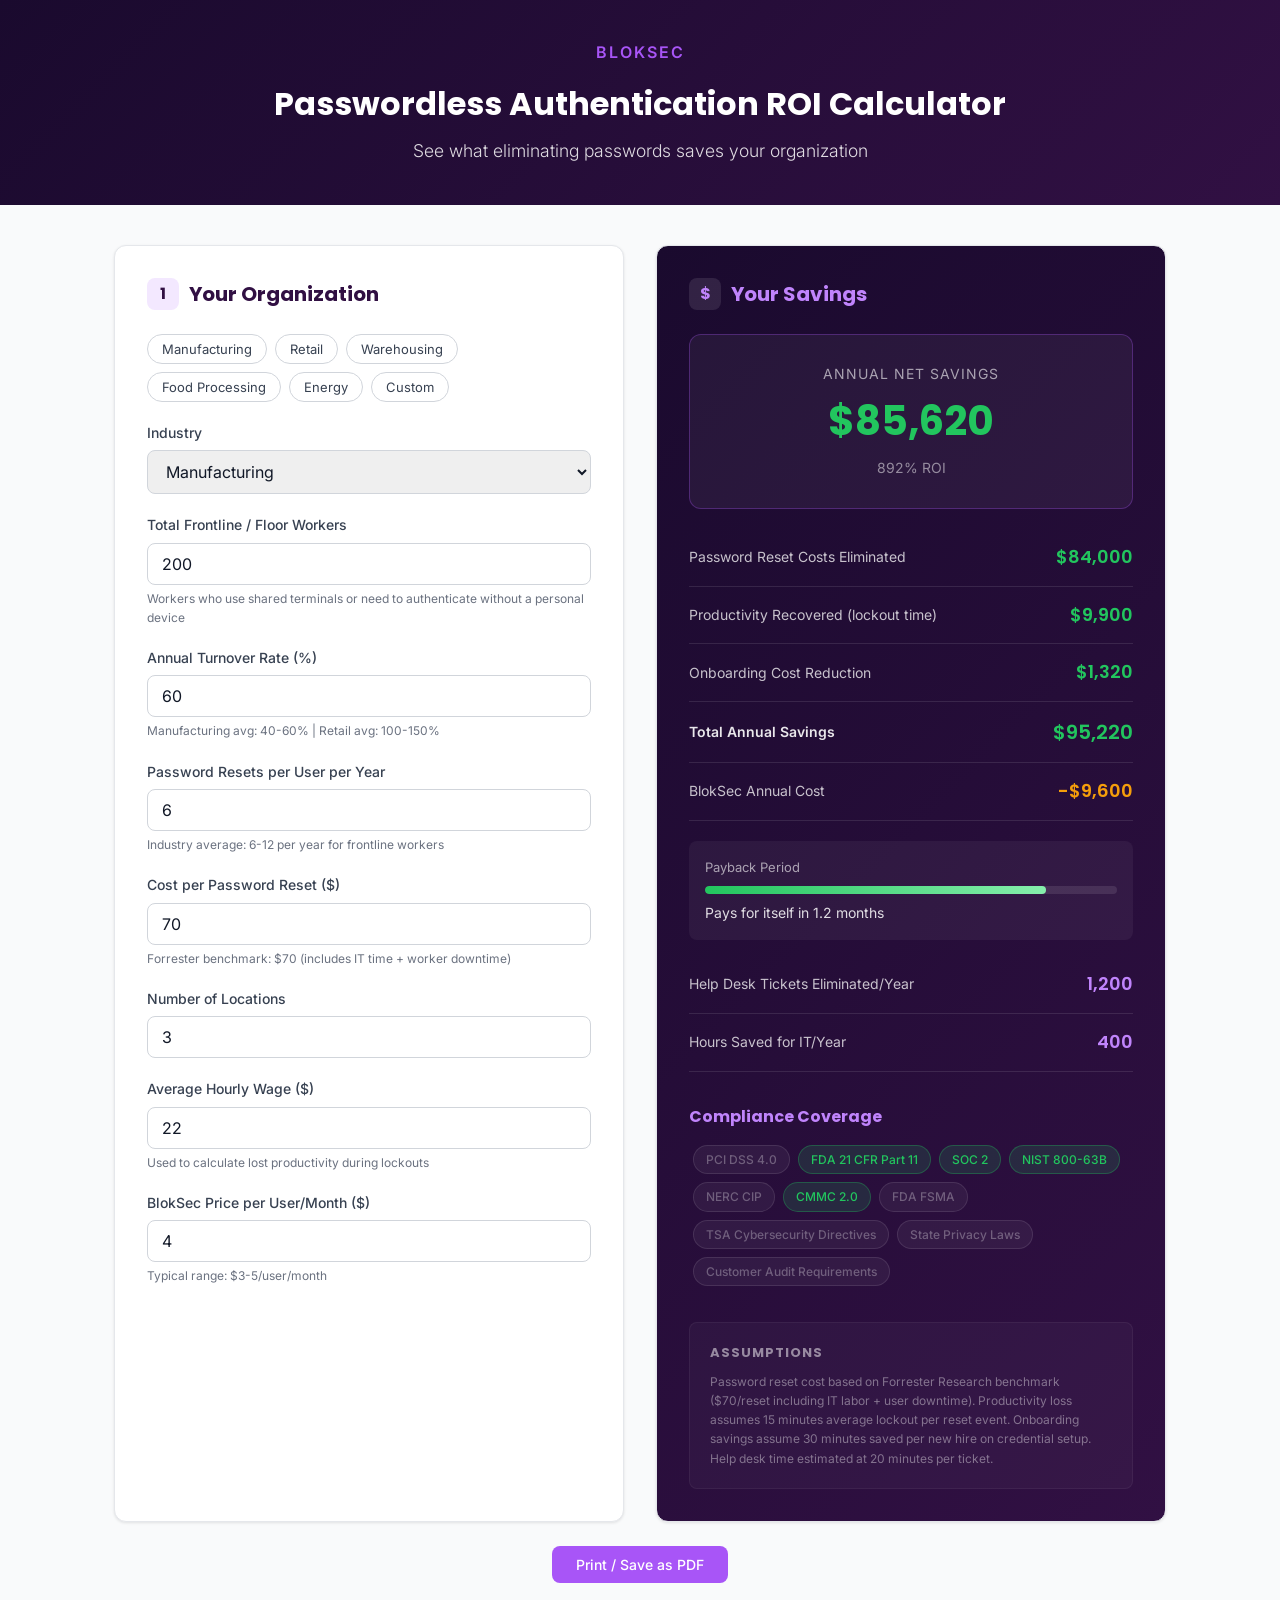
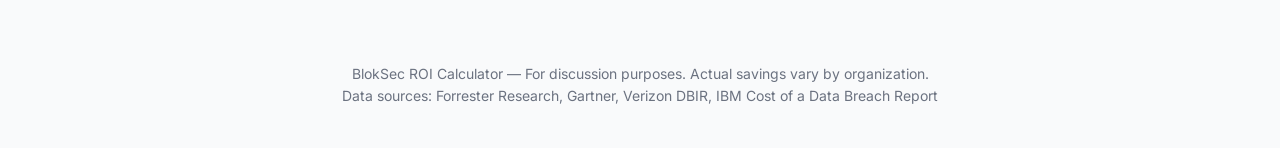
<file: docs/tools/roi-calculator.html>
<!doctype html>
<html lang="en">
  <head>
    <meta charset="UTF-8" />
    <meta name="viewport" content="width=device-width, initial-scale=1.0" />
    <title>BlokSec ROI Calculator — Passwordless Authentication Savings</title>
    <link
      href="https://fonts.googleapis.com/css2?family=Poppins:wght@300;400;500;600;700&family=Inter:wght@300;400;500;600&display=swap"
      rel="stylesheet"
    />
    <style>
      :root {
        --purple-dark: #1a0a2e;
        --purple-deep: #311043;
        --purple-mid: #6b21a8;
        --purple-brand: #a855f7;
        --purple-light: #c084fc;
        --purple-pale: #f3e8ff;
        --green-accent: #22c55e;
        --green-bg: #f0fdf4;
        --orange-accent: #f59e0b;
        --red-accent: #ef4444;
        --white: #ffffff;
        --gray-50: #f9fafb;
        --gray-100: #f3f4f6;
        --gray-200: #e5e7eb;
        --gray-300: #d1d5db;
        --gray-500: #6b7280;
        --gray-700: #374151;
        --gray-900: #111827;
      }

      * {
        margin: 0;
        padding: 0;
        box-sizing: border-box;
      }

      body {
        font-family: "Inter", system-ui, sans-serif;
        background: var(--gray-50);
        color: var(--gray-900);
        line-height: 1.6;
      }

      h1,
      h2,
      h3,
      h4 {
        font-family: "Poppins", sans-serif;
      }

      .header {
        background: linear-gradient(
          135deg,
          var(--purple-dark),
          var(--purple-deep)
        );
        padding: 40px 0;
        text-align: center;
        color: var(--white);
      }

      .header h1 {
        font-size: 2rem;
        font-weight: 700;
        margin-bottom: 8px;
      }

      .header p {
        font-size: 1.1rem;
        opacity: 0.85;
        font-weight: 300;
      }

      .logo-text {
        font-size: 1rem;
        font-weight: 600;
        letter-spacing: 2px;
        text-transform: uppercase;
        color: var(--purple-brand);
        margin-bottom: 12px;
      }

      .container {
        max-width: 1100px;
        margin: 0 auto;
        padding: 40px 24px;
      }

      .calculator-grid {
        display: grid;
        grid-template-columns: 1fr 1fr;
        gap: 32px;
      }

      @media (max-width: 768px) {
        .calculator-grid {
          grid-template-columns: 1fr;
        }
      }

      .card {
        background: var(--white);
        border-radius: 12px;
        padding: 32px;
        box-shadow: 0 1px 3px rgba(0, 0, 0, 0.1);
        border: 1px solid var(--gray-200);
      }

      .card h2 {
        font-size: 1.25rem;
        margin-bottom: 24px;
        color: var(--purple-deep);
        display: flex;
        align-items: center;
        gap: 10px;
      }

      .card h2 .icon {
        width: 32px;
        height: 32px;
        background: var(--purple-pale);
        border-radius: 8px;
        display: flex;
        align-items: center;
        justify-content: center;
        font-size: 1rem;
      }

      .form-group {
        margin-bottom: 20px;
      }

      .form-group label {
        display: block;
        font-size: 0.875rem;
        font-weight: 500;
        color: var(--gray-700);
        margin-bottom: 6px;
      }

      .form-group .hint {
        font-size: 0.75rem;
        color: var(--gray-500);
        margin-top: 4px;
      }

      .form-group input,
      .form-group select {
        width: 100%;
        padding: 10px 14px;
        border: 1px solid var(--gray-300);
        border-radius: 8px;
        font-size: 1rem;
        font-family: "Inter", sans-serif;
        color: var(--gray-900);
        transition: border-color 0.2s;
      }

      .form-group input:focus,
      .form-group select:focus {
        outline: none;
        border-color: var(--purple-brand);
        box-shadow: 0 0 0 3px rgba(168, 85, 247, 0.1);
      }

      .industry-presets {
        display: flex;
        gap: 8px;
        flex-wrap: wrap;
        margin-bottom: 20px;
      }

      .preset-btn {
        padding: 6px 14px;
        border: 1px solid var(--gray-300);
        border-radius: 20px;
        background: var(--white);
        color: var(--gray-700);
        font-size: 0.813rem;
        font-family: "Inter", sans-serif;
        cursor: pointer;
        transition: all 0.2s;
      }

      .preset-btn:hover {
        border-color: var(--purple-brand);
        color: var(--purple-mid);
      }

      .preset-btn.active {
        background: var(--purple-brand);
        color: var(--white);
        border-color: var(--purple-brand);
      }

      .results-card {
        background: linear-gradient(
          135deg,
          var(--purple-dark),
          var(--purple-deep)
        );
        color: var(--white);
      }

      .results-card h2 {
        color: var(--purple-light);
      }

      .result-row {
        display: flex;
        justify-content: space-between;
        align-items: center;
        padding: 14px 0;
        border-bottom: 1px solid rgba(255, 255, 255, 0.1);
      }

      .result-row:last-child {
        border-bottom: none;
      }

      .result-label {
        font-size: 0.875rem;
        color: rgba(255, 255, 255, 0.75);
      }

      .result-value {
        font-family: "Poppins", sans-serif;
        font-size: 1.125rem;
        font-weight: 600;
      }

      .result-value.savings {
        color: var(--green-accent);
      }

      .result-value.cost {
        color: var(--orange-accent);
      }

      .big-number {
        text-align: center;
        padding: 28px 0;
        margin: 20px 0;
        background: rgba(255, 255, 255, 0.05);
        border-radius: 12px;
        border: 1px solid rgba(168, 85, 247, 0.3);
      }

      .big-number .label {
        font-size: 0.875rem;
        color: rgba(255, 255, 255, 0.6);
        text-transform: uppercase;
        letter-spacing: 1px;
        margin-bottom: 4px;
      }

      .big-number .value {
        font-family: "Poppins", sans-serif;
        font-size: 2.5rem;
        font-weight: 700;
        color: var(--green-accent);
      }

      .big-number .sub {
        font-size: 0.875rem;
        color: rgba(255, 255, 255, 0.5);
        margin-top: 4px;
      }

      .payback-bar {
        margin-top: 20px;
        padding: 16px;
        background: rgba(255, 255, 255, 0.05);
        border-radius: 8px;
      }

      .payback-bar .label {
        font-size: 0.813rem;
        color: rgba(255, 255, 255, 0.6);
        margin-bottom: 8px;
      }

      .bar-track {
        height: 8px;
        background: rgba(255, 255, 255, 0.1);
        border-radius: 4px;
        overflow: hidden;
      }

      .bar-fill {
        height: 100%;
        background: linear-gradient(90deg, var(--green-accent), #86efac);
        border-radius: 4px;
        transition: width 0.6s ease;
      }

      .payback-text {
        font-size: 0.875rem;
        margin-top: 8px;
        color: rgba(255, 255, 255, 0.85);
      }

      .compliance-section {
        margin-top: 32px;
      }

      .compliance-section h3 {
        font-size: 1rem;
        margin-bottom: 12px;
        color: var(--purple-light);
      }

      .compliance-tag {
        display: inline-block;
        padding: 4px 12px;
        margin: 4px;
        border-radius: 16px;
        font-size: 0.75rem;
        font-weight: 500;
      }

      .compliance-tag.active {
        background: rgba(34, 197, 94, 0.15);
        color: var(--green-accent);
        border: 1px solid rgba(34, 197, 94, 0.3);
      }

      .compliance-tag.inactive {
        background: rgba(255, 255, 255, 0.05);
        color: rgba(255, 255, 255, 0.3);
        border: 1px solid rgba(255, 255, 255, 0.1);
      }

      .assumptions {
        margin-top: 32px;
        padding: 20px;
        background: rgba(255, 255, 255, 0.03);
        border-radius: 8px;
        border: 1px solid rgba(255, 255, 255, 0.05);
      }

      .assumptions h4 {
        font-size: 0.813rem;
        color: rgba(255, 255, 255, 0.5);
        text-transform: uppercase;
        letter-spacing: 1px;
        margin-bottom: 8px;
      }

      .assumptions p {
        font-size: 0.75rem;
        color: rgba(255, 255, 255, 0.4);
        line-height: 1.6;
      }

      .footer {
        text-align: center;
        padding: 40px 24px;
        color: var(--gray-500);
        font-size: 0.875rem;
      }

      .footer a {
        color: var(--purple-brand);
        text-decoration: none;
      }

      .print-section {
        text-align: center;
        margin-top: 24px;
      }

      .print-btn {
        padding: 10px 24px;
        background: var(--purple-brand);
        color: var(--white);
        border: none;
        border-radius: 8px;
        font-family: "Inter", sans-serif;
        font-size: 0.875rem;
        font-weight: 500;
        cursor: pointer;
        transition: background 0.2s;
      }

      .print-btn:hover {
        background: var(--purple-mid);
      }

      @media print {
        .header {
          padding: 20px 0;
        }
        .container {
          padding: 20px;
        }
        .card {
          break-inside: avoid;
        }
        .print-btn {
          display: none;
        }
        .preset-btn {
          display: none;
        }
        body {
          background: white;
        }
      }
    </style>
  </head>
  <body>
    <div class="header">
      <div class="logo-text">BlokSec</div>
      <h1>Passwordless Authentication ROI Calculator</h1>
      <p>See what eliminating passwords saves your organization</p>
    </div>

    <div class="container">
      <div class="calculator-grid">
        <!-- INPUT SECTION -->
        <div class="card">
          <h2><span class="icon">1</span> Your Organization</h2>

          <div class="industry-presets">
            <button
              class="preset-btn"
              onclick="applyPreset('manufacturing', event)"
            >
              Manufacturing
            </button>
            <button class="preset-btn" onclick="applyPreset('retail', event)">
              Retail
            </button>
            <button
              class="preset-btn"
              onclick="applyPreset('warehouse', event)"
            >
              Warehousing
            </button>
            <button class="preset-btn" onclick="applyPreset('food', event)">
              Food Processing
            </button>
            <button class="preset-btn" onclick="applyPreset('energy', event)">
              Energy
            </button>
            <button class="preset-btn" onclick="applyPreset('custom', event)">
              Custom
            </button>
          </div>

          <div class="form-group">
            <label for="industry">Industry</label>
            <select id="industry" onchange="calculate()">
              <option value="manufacturing">Manufacturing</option>
              <option value="retail">Retail</option>
              <option value="warehouse">Warehousing / Logistics</option>
              <option value="food">Food Processing</option>
              <option value="energy">Energy / Utilities</option>
              <option value="other">Other</option>
            </select>
          </div>

          <div class="form-group">
            <label for="totalWorkers">Total Frontline / Floor Workers</label>
            <input
              type="number"
              id="totalWorkers"
              value="200"
              min="10"
              max="100000"
              onchange="calculate()"
              oninput="calculate()"
            />
            <div class="hint">
              Workers who use shared terminals or need to authenticate without a
              personal device
            </div>
          </div>

          <div class="form-group">
            <label for="turnoverRate">Annual Turnover Rate (%)</label>
            <input
              type="number"
              id="turnoverRate"
              value="60"
              min="0"
              max="300"
              onchange="calculate()"
              oninput="calculate()"
            />
            <div class="hint">
              Manufacturing avg: 40-60% | Retail avg: 100-150%
            </div>
          </div>

          <div class="form-group">
            <label for="resetsPerUser">Password Resets per User per Year</label>
            <input
              type="number"
              id="resetsPerUser"
              value="6"
              min="0"
              max="52"
              onchange="calculate()"
              oninput="calculate()"
            />
            <div class="hint">
              Industry average: 6-12 per year for frontline workers
            </div>
          </div>

          <div class="form-group">
            <label for="resetCost">Cost per Password Reset ($)</label>
            <input
              type="number"
              id="resetCost"
              value="70"
              min="10"
              max="200"
              onchange="calculate()"
              oninput="calculate()"
            />
            <div class="hint">
              Forrester benchmark: $70 (includes IT time + worker downtime)
            </div>
          </div>

          <div class="form-group">
            <label for="locations">Number of Locations</label>
            <input
              type="number"
              id="locations"
              value="3"
              min="1"
              max="1000"
              onchange="calculate()"
              oninput="calculate()"
            />
          </div>

          <div class="form-group">
            <label for="avgWage">Average Hourly Wage ($)</label>
            <input
              type="number"
              id="avgWage"
              value="22"
              min="10"
              max="100"
              onchange="calculate()"
              oninput="calculate()"
            />
            <div class="hint">
              Used to calculate lost productivity during lockouts
            </div>
          </div>

          <div class="form-group">
            <label for="bloksecPrice">BlokSec Price per User/Month ($)</label>
            <input
              type="number"
              id="bloksecPrice"
              value="4"
              min="1"
              max="20"
              step="0.5"
              onchange="calculate()"
              oninput="calculate()"
            />
            <div class="hint">Typical range: $3-5/user/month</div>
          </div>
        </div>

        <!-- RESULTS SECTION -->
        <div class="card results-card" id="resultsCard">
          <h2>
            <span class="icon" style="background: rgba(255, 255, 255, 0.1)"
              >$</span
            >
            Your Savings
          </h2>

          <div class="big-number">
            <div class="label">Annual Net Savings</div>
            <div class="value" id="netSavings">$74,400</div>
            <div class="sub" id="roiPercent">769% ROI</div>
          </div>

          <div class="result-row">
            <span class="result-label">Password Reset Costs Eliminated</span>
            <span class="result-value savings" id="resetSavings">$84,000</span>
          </div>

          <div class="result-row">
            <span class="result-label"
              >Productivity Recovered (lockout time)</span
            >
            <span class="result-value savings" id="productivitySavings"
              >$13,200</span
            >
          </div>

          <div class="result-row">
            <span class="result-label">Onboarding Cost Reduction</span>
            <span class="result-value savings" id="onboardingSavings"
              >$3,600</span
            >
          </div>

          <div class="result-row">
            <span
              class="result-label"
              style="font-weight: 600; color: rgba(255, 255, 255, 0.9)"
              >Total Annual Savings</span
            >
            <span
              class="result-value savings"
              id="totalSavings"
              style="font-size: 1.25rem"
              >$100,800</span
            >
          </div>

          <div class="result-row">
            <span class="result-label">BlokSec Annual Cost</span>
            <span class="result-value cost" id="bloksecCost">-$9,600</span>
          </div>

          <div class="payback-bar">
            <div class="label">Payback Period</div>
            <div class="bar-track">
              <div class="bar-fill" id="paybackBar" style="width: 10%"></div>
            </div>
            <div class="payback-text" id="paybackText">
              Pays for itself in 1.1 months
            </div>
          </div>

          <div class="result-row" style="margin-top: 16px">
            <span class="result-label">Help Desk Tickets Eliminated/Year</span>
            <span
              class="result-value"
              id="ticketsEliminated"
              style="color: var(--purple-light)"
              >1,200</span
            >
          </div>

          <div class="result-row">
            <span class="result-label">Hours Saved for IT/Year</span>
            <span
              class="result-value"
              id="hoursSaved"
              style="color: var(--purple-light)"
              >400</span
            >
          </div>

          <div class="compliance-section">
            <h3>Compliance Coverage</h3>
            <div id="complianceTags"></div>
          </div>

          <div class="assumptions">
            <h4>Assumptions</h4>
            <p id="assumptionsText">
              Password reset cost based on Forrester Research benchmark
              ($70/reset including IT labor + user downtime). Productivity loss
              assumes 15 minutes average lockout per reset event. Onboarding
              savings assume 30 minutes saved per new hire on credential setup.
              Help desk time estimated at 20 minutes per ticket.
            </p>
          </div>
        </div>
      </div>

      <div class="print-section">
        <button class="print-btn" onclick="window.print()">
          Print / Save as PDF
        </button>
      </div>
    </div>

    <div class="footer">
      <p>
        BlokSec ROI Calculator — For discussion purposes. Actual savings vary by
        organization.
      </p>
      <p>
        Data sources: Forrester Research, Gartner, Verizon DBIR, IBM Cost of a
        Data Breach Report
      </p>
    </div>

    <script>
      const presets = {
        manufacturing: {
          industry: "manufacturing",
          workers: 200,
          turnover: 50,
          resets: 6,
          wage: 24,
          locations: 3,
        },
        retail: {
          industry: "retail",
          workers: 300,
          turnover: 120,
          resets: 8,
          wage: 17,
          locations: 8,
        },
        warehouse: {
          industry: "warehouse",
          workers: 150,
          turnover: 80,
          resets: 7,
          wage: 20,
          locations: 2,
        },
        food: {
          industry: "food",
          workers: 250,
          turnover: 60,
          resets: 6,
          wage: 19,
          locations: 2,
        },
        energy: {
          industry: "energy",
          workers: 100,
          turnover: 20,
          resets: 5,
          wage: 35,
          locations: 5,
        },
        custom: {
          industry: "other",
          workers: 200,
          turnover: 60,
          resets: 6,
          wage: 22,
          locations: 3,
        },
      };

      const complianceMap = {
        manufacturing: [
          "FDA 21 CFR Part 11",
          "SOC 2",
          "NIST 800-63B",
          "CMMC 2.0",
        ],
        retail: ["PCI DSS 4.0", "SOC 2", "NIST 800-63B", "State Privacy Laws"],
        warehouse: ["SOC 2", "NIST 800-63B", "Customer Audit Requirements"],
        food: ["FDA FSMA", "FDA 21 CFR Part 11", "SOC 2", "NIST 800-63B"],
        energy: [
          "NERC CIP",
          "SOC 2",
          "NIST 800-63B",
          "TSA Cybersecurity Directives",
        ],
        other: ["SOC 2", "NIST 800-63B"],
      };

      const allCompliance = [
        "PCI DSS 4.0",
        "FDA 21 CFR Part 11",
        "SOC 2",
        "NIST 800-63B",
        "NERC CIP",
        "CMMC 2.0",
        "FDA FSMA",
        "TSA Cybersecurity Directives",
        "State Privacy Laws",
        "Customer Audit Requirements",
      ];

      function applyPreset(key, e) {
        const p = presets[key];
        document.getElementById("industry").value = p.industry;
        document.getElementById("totalWorkers").value = p.workers;
        document.getElementById("turnoverRate").value = p.turnover;
        document.getElementById("resetsPerUser").value = p.resets;
        document.getElementById("avgWage").value = p.wage;
        document.getElementById("locations").value = p.locations;

        document
          .querySelectorAll(".preset-btn")
          .forEach((btn) => btn.classList.remove("active"));
        if (e && e.target) e.target.classList.add("active");

        calculate();
      }

      function formatCurrency(n) {
        if (n < 0) return "-$" + Math.abs(Math.round(n)).toLocaleString();
        return "$" + Math.round(n).toLocaleString();
      }

      function calculate() {
        const workers =
          parseInt(document.getElementById("totalWorkers").value) || 0;
        const turnover =
          parseInt(document.getElementById("turnoverRate").value) || 0;
        const resets =
          parseInt(document.getElementById("resetsPerUser").value) || 0;
        const resetCost =
          parseInt(document.getElementById("resetCost").value) || 0;
        const locations =
          parseInt(document.getElementById("locations").value) || 0;
        const wage = parseFloat(document.getElementById("avgWage").value) || 0;
        const price =
          parseFloat(document.getElementById("bloksecPrice").value) || 0;
        const industry = document.getElementById("industry").value;

        // Password reset savings
        const totalResets = workers * resets;
        const resetSavings = totalResets * resetCost;

        // Productivity savings (15 min per lockout event, ~1.5 lockouts per reset)
        const lockoutEvents = totalResets * 1.5;
        const productivityHours = (lockoutEvents * 15) / 60;
        const productivitySavings = productivityHours * wage;

        // Onboarding savings (30 min saved per new hire)
        const newHires = workers * (turnover / 100);
        const onboardingSavings = ((newHires * 30) / 60) * wage;

        // Total savings
        const totalSavings =
          resetSavings + productivitySavings + onboardingSavings;

        // BlokSec cost
        const annualCost = workers * price * 12;

        // Net savings
        const netSavings = totalSavings - annualCost;

        // ROI
        const roi = annualCost > 0 ? (netSavings / annualCost) * 100 : 0;

        // Payback period (months)
        const monthlySavings = totalSavings / 12;
        const paybackMonths =
          monthlySavings > 0 ? annualCost / monthlySavings : 0;

        // Help desk metrics
        const ticketsEliminated = totalResets;
        const hoursSaved = Math.round((totalResets * 20) / 60); // 20 min per ticket

        // Update DOM
        document.getElementById("resetSavings").textContent =
          formatCurrency(resetSavings);
        document.getElementById("productivitySavings").textContent =
          formatCurrency(productivitySavings);
        document.getElementById("onboardingSavings").textContent =
          formatCurrency(onboardingSavings);
        document.getElementById("totalSavings").textContent =
          formatCurrency(totalSavings);
        document.getElementById("bloksecCost").textContent =
          formatCurrency(-annualCost);
        document.getElementById("netSavings").textContent =
          formatCurrency(netSavings);
        document.getElementById("roiPercent").textContent =
          Math.round(roi) + "% ROI";
        document.getElementById("ticketsEliminated").textContent =
          ticketsEliminated.toLocaleString();
        document.getElementById("hoursSaved").textContent =
          hoursSaved.toLocaleString();

        // Payback bar
        const paybackPct = Math.min(
          100,
          Math.max(5, (1 / Math.max(paybackMonths, 0.1)) * 100),
        );
        document.getElementById("paybackBar").style.width = paybackPct + "%";
        if (paybackMonths < 1) {
          document.getElementById("paybackText").textContent =
            "Pays for itself in less than 1 month";
        } else {
          document.getElementById("paybackText").textContent =
            "Pays for itself in " + paybackMonths.toFixed(1) + " months";
        }

        // Compliance tags
        const activeCompliance =
          complianceMap[industry] || complianceMap["other"];
        let tagsHtml = "";
        allCompliance.forEach((tag) => {
          if (activeCompliance.includes(tag)) {
            tagsHtml +=
              '<span class="compliance-tag active">' + tag + "</span>";
          } else {
            tagsHtml +=
              '<span class="compliance-tag inactive">' + tag + "</span>";
          }
        });
        document.getElementById("complianceTags").innerHTML = tagsHtml;
      }

      // Initial calculation
      calculate();
    </script>
  </body>
</html>
</file>
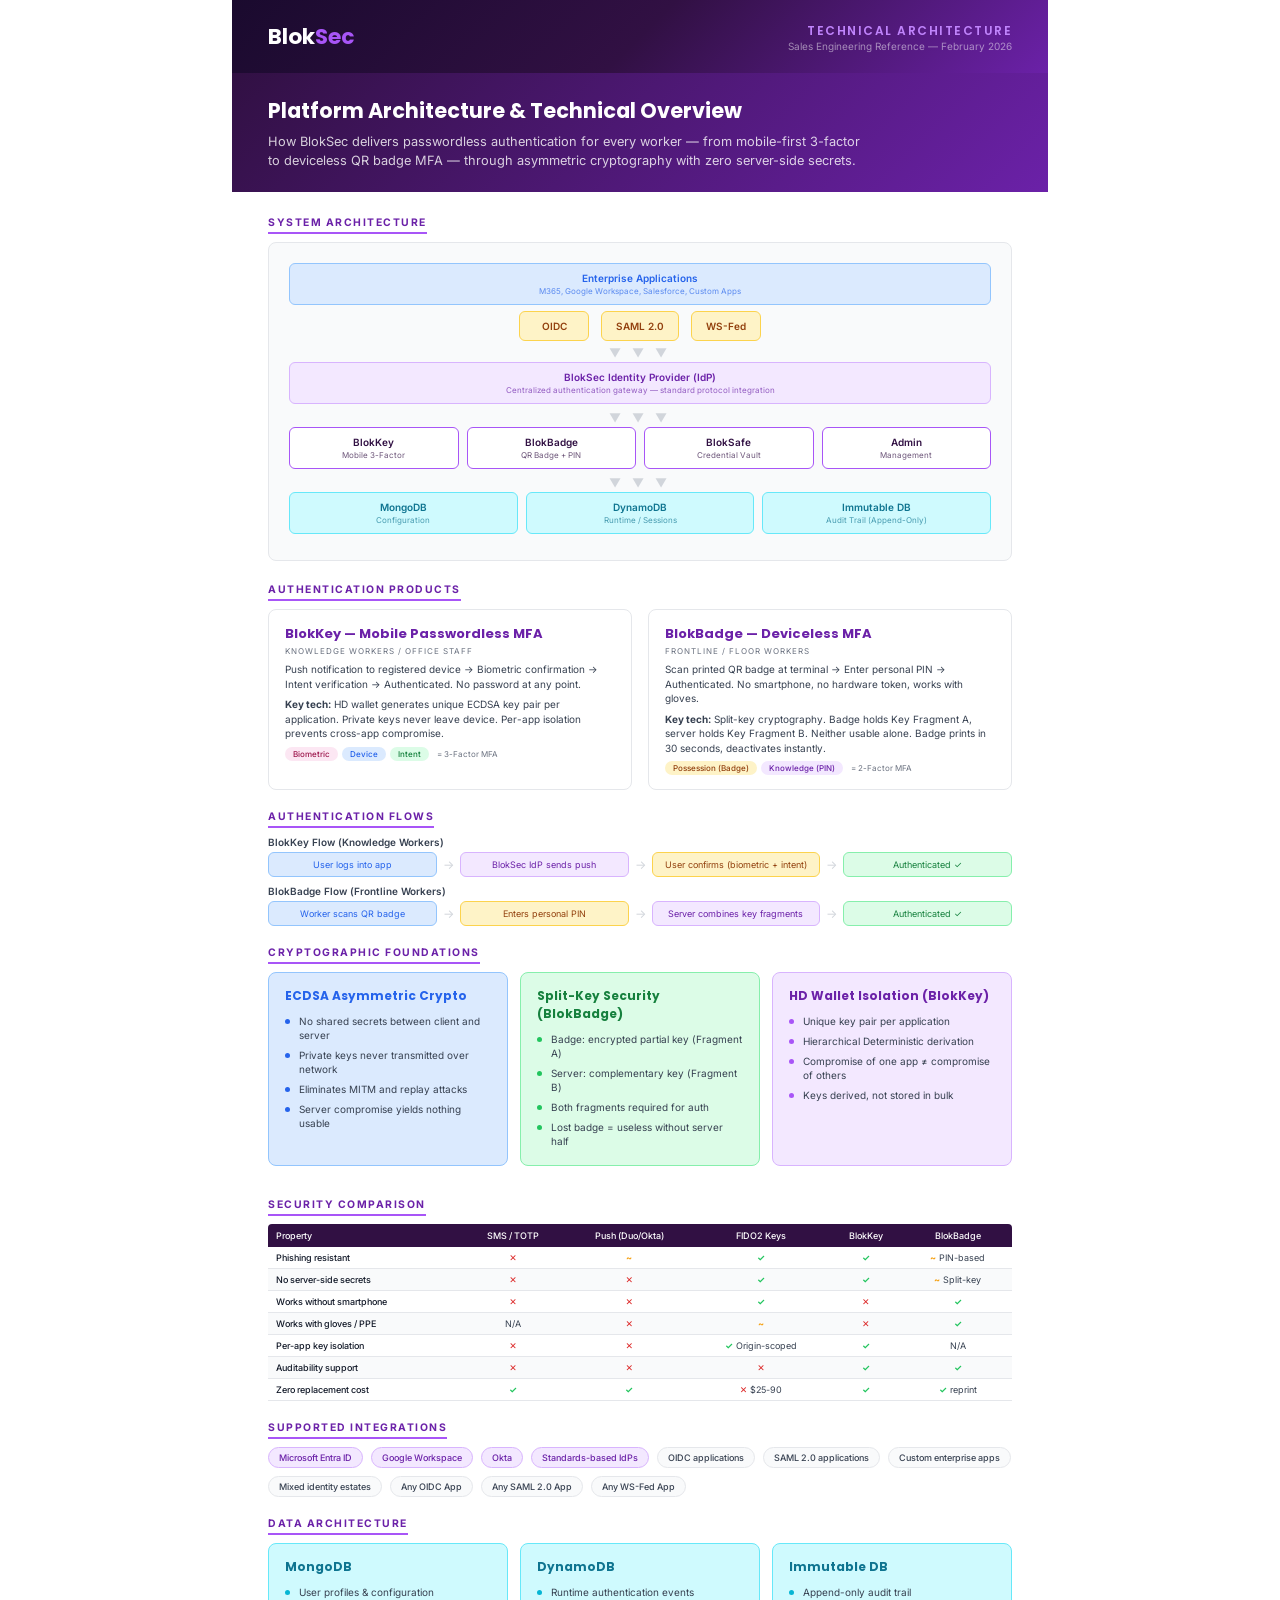
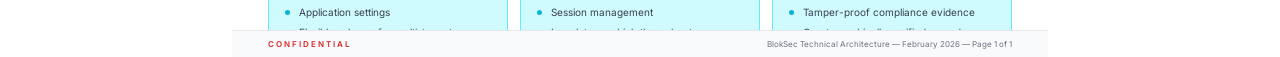
<file: docs/tools/technical-overview.html>
<!doctype html>
<html lang="en">
  <head>
    <meta charset="UTF-8" />
    <meta name="viewport" content="width=device-width, initial-scale=1.0" />
    <title>BlokSec Technical Architecture Overview</title>
    <link
      href="https://fonts.googleapis.com/css2?family=Poppins:wght@300;400;500;600;700;800&family=Inter:wght@300;400;500;600&family=JetBrains+Mono:wght@400;500&display=swap"
      rel="stylesheet"
    />
    <style>
      @page {
        size: letter;
        margin: 0;
      }

      :root {
        --purple-dark: #1a0a2e;
        --purple-deep: #311043;
        --purple-mid: #6b21a8;
        --purple-brand: #a855f7;
        --purple-light: #c084fc;
        --purple-pale: #f3e8ff;
        --green: #22c55e;
        --green-light: #dcfce7;
        --blue: #2563eb;
        --blue-light: #dbeafe;
        --orange: #f59e0b;
        --orange-light: #fef3c7;
        --cyan: #06b6d4;
        --cyan-light: #cffafe;
        --white: #ffffff;
        --gray-50: #f9fafb;
        --gray-100: #f3f4f6;
        --gray-200: #e5e7eb;
        --gray-300: #d1d5db;
        --gray-500: #6b7280;
        --gray-700: #374151;
        --gray-800: #1f2937;
        --gray-900: #111827;
      }

      * {
        margin: 0;
        padding: 0;
        box-sizing: border-box;
      }

      body {
        font-family: "Inter", system-ui, sans-serif;
        color: var(--gray-900);
        background: var(--white);
        width: 8.5in;
        margin: 0 auto;
      }

      h1,
      h2,
      h3,
      h4,
      h5 {
        font-family: "Poppins", sans-serif;
      }
      .mono {
        font-family: "JetBrains Mono", monospace;
      }

      .page {
        width: 100%;
        min-height: 11in;
        padding: 0;
        position: relative;
        page-break-after: always;
      }

      /* PAGE 1 */
      .top-bar {
        background: linear-gradient(
          135deg,
          var(--purple-dark),
          var(--purple-deep),
          var(--purple-mid)
        );
        padding: 20px 36px;
        display: flex;
        justify-content: space-between;
        align-items: center;
      }

      .logo {
        font-family: "Poppins", sans-serif;
        font-size: 1.35rem;
        font-weight: 700;
        color: var(--white);
      }

      .logo span {
        color: var(--purple-brand);
      }

      .top-bar-right {
        text-align: right;
      }

      .doc-type {
        font-family: "Poppins", sans-serif;
        font-size: 0.75rem;
        font-weight: 600;
        color: var(--purple-light);
        text-transform: uppercase;
        letter-spacing: 1.5px;
      }

      .doc-date {
        font-size: 0.625rem;
        color: rgba(255, 255, 255, 0.5);
      }

      .hero {
        background: linear-gradient(
          135deg,
          var(--purple-deep),
          var(--purple-mid)
        );
        padding: 22px 36px;
        color: var(--white);
      }

      .hero h1 {
        font-size: 1.3rem;
        font-weight: 700;
        margin-bottom: 6px;
      }

      .hero p {
        font-size: 0.8rem;
        opacity: 0.8;
        line-height: 1.5;
        max-width: 600px;
      }

      .content {
        padding: 18px 36px 0;
      }

      .section-label {
        font-size: 0.65rem;
        font-weight: 700;
        text-transform: uppercase;
        letter-spacing: 1.5px;
        color: var(--purple-mid);
        margin-bottom: 8px;
        padding-bottom: 3px;
        border-bottom: 2px solid var(--purple-brand);
        display: inline-block;
      }

      /* ARCHITECTURE DIAGRAM */
      .arch-diagram {
        background: var(--gray-50);
        border: 1px solid var(--gray-200);
        border-radius: 8px;
        padding: 20px;
        margin-bottom: 16px;
        position: relative;
      }

      .arch-layer {
        display: flex;
        justify-content: center;
        gap: 8px;
        margin-bottom: 6px;
      }

      .arch-box {
        padding: 8px 14px;
        border-radius: 6px;
        font-size: 0.625rem;
        font-weight: 600;
        text-align: center;
        min-width: 100px;
      }

      .arch-box.apps {
        background: var(--blue-light);
        color: var(--blue);
        border: 1px solid #93c5fd;
        flex: 1;
      }

      .arch-box.protocol {
        background: var(--orange-light);
        color: #92400e;
        border: 1px solid #fcd34d;
        min-width: 70px;
      }

      .arch-box.idp {
        background: var(--purple-pale);
        color: var(--purple-mid);
        border: 1px solid #d8b4fe;
        flex: 1;
      }

      .arch-box.product {
        background: var(--white);
        color: var(--purple-deep);
        border: 1px solid var(--purple-brand);
        flex: 1;
      }

      .arch-box.db {
        background: var(--cyan-light);
        color: #0e7490;
        border: 1px solid #67e8f9;
        flex: 1;
      }

      .arch-box .sub {
        font-size: 0.5rem;
        font-weight: 400;
        opacity: 0.7;
        display: block;
        margin-top: 2px;
      }

      .arch-arrow {
        text-align: center;
        color: var(--gray-300);
        font-size: 0.75rem;
        margin: 2px 0;
        letter-spacing: 4px;
      }

      .arch-protocols {
        display: flex;
        justify-content: center;
        gap: 12px;
        margin: 4px 0;
      }

      /* TWO COL */
      .two-col {
        display: grid;
        grid-template-columns: 1fr 1fr;
        gap: 16px;
        margin-bottom: 14px;
      }

      .three-col {
        display: grid;
        grid-template-columns: 1fr 1fr 1fr;
        gap: 12px;
        margin-bottom: 14px;
      }

      /* PRODUCT CARDS */
      .product-detail {
        border-radius: 8px;
        padding: 14px 16px;
        border: 1px solid var(--gray-200);
        background: var(--white);
      }

      .product-detail h3 {
        font-size: 0.813rem;
        color: var(--purple-mid);
        margin-bottom: 2px;
      }

      .product-detail .target-label {
        font-size: 0.5rem;
        text-transform: uppercase;
        letter-spacing: 1px;
        color: var(--gray-500);
        margin-bottom: 6px;
      }

      .product-detail p {
        font-size: 0.625rem;
        color: var(--gray-700);
        line-height: 1.45;
        margin-bottom: 6px;
      }

      .factor-pills {
        display: flex;
        gap: 4px;
        flex-wrap: wrap;
      }

      .factor-pill {
        font-size: 0.5rem;
        padding: 2px 8px;
        border-radius: 10px;
        font-weight: 500;
      }

      .factor-pill.bio {
        background: #fce7f3;
        color: #9d174d;
      }
      .factor-pill.device {
        background: var(--blue-light);
        color: var(--blue);
      }
      .factor-pill.intent {
        background: var(--green-light);
        color: #15803d;
      }
      .factor-pill.possess {
        background: var(--orange-light);
        color: #92400e;
      }
      .factor-pill.know {
        background: var(--purple-pale);
        color: var(--purple-mid);
      }

      /* CRYPTO SECTION */
      .crypto-card {
        border-radius: 8px;
        padding: 14px 16px;
        margin-bottom: 12px;
      }

      .crypto-card h3 {
        font-size: 0.75rem;
        margin-bottom: 6px;
        display: flex;
        align-items: center;
        gap: 6px;
      }

      .crypto-card ul {
        list-style: none;
        padding: 0;
      }

      .crypto-card li {
        font-size: 0.625rem;
        padding: 3px 0;
        padding-left: 14px;
        position: relative;
        color: var(--gray-700);
        line-height: 1.4;
      }

      .crypto-card li::before {
        content: "";
        position: absolute;
        left: 0;
        top: 8px;
        width: 5px;
        height: 5px;
        border-radius: 50%;
      }

      .card-blue {
        background: var(--blue-light);
        border: 1px solid #93c5fd;
      }
      .card-blue h3 {
        color: var(--blue);
      }
      .card-blue li::before {
        background: var(--blue);
      }

      .card-green {
        background: var(--green-light);
        border: 1px solid #86efac;
      }
      .card-green h3 {
        color: #15803d;
      }
      .card-green li::before {
        background: var(--green);
      }

      .card-purple {
        background: var(--purple-pale);
        border: 1px solid #d8b4fe;
      }
      .card-purple h3 {
        color: var(--purple-mid);
      }
      .card-purple li::before {
        background: var(--purple-brand);
      }

      .card-cyan {
        background: var(--cyan-light);
        border: 1px solid #67e8f9;
      }
      .card-cyan h3 {
        color: #0e7490;
      }
      .card-cyan li::before {
        background: var(--cyan);
      }

      /* COMPARISON TABLE */
      .compare-table {
        width: 100%;
        border-collapse: collapse;
        font-size: 0.563rem;
        margin-bottom: 14px;
      }

      .compare-table th {
        background: var(--purple-deep);
        color: var(--white);
        padding: 6px 8px;
        text-align: center;
        font-weight: 500;
      }

      .compare-table th:first-child {
        text-align: left;
        border-radius: 4px 0 0 0;
      }

      .compare-table th:last-child {
        border-radius: 0 4px 0 0;
      }

      .compare-table td {
        padding: 5px 8px;
        border-bottom: 1px solid var(--gray-200);
        text-align: center;
        color: var(--gray-700);
      }

      .compare-table td:first-child {
        text-align: left;
        font-weight: 500;
        color: var(--gray-900);
      }

      .compare-table tr:nth-child(even) td {
        background: var(--gray-50);
      }

      .check {
        color: var(--green);
        font-weight: 700;
      }
      .cross {
        color: #dc2626;
        font-weight: 700;
      }
      .partial {
        color: var(--orange);
        font-weight: 700;
      }

      /* INTEGRATIONS */
      .integration-grid {
        display: flex;
        gap: 8px;
        flex-wrap: wrap;
        margin-bottom: 14px;
      }

      .int-chip {
        font-size: 0.563rem;
        padding: 4px 10px;
        background: var(--gray-50);
        border: 1px solid var(--gray-200);
        border-radius: 12px;
        color: var(--gray-700);
        font-weight: 500;
      }

      .int-chip.primary {
        background: var(--purple-pale);
        border-color: #d8b4fe;
        color: var(--purple-mid);
      }

      /* FLOW DIAGRAMS */
      .flow-row {
        display: flex;
        align-items: center;
        gap: 6px;
        margin-bottom: 8px;
      }

      .flow-step {
        font-size: 0.563rem;
        padding: 6px 10px;
        border-radius: 6px;
        text-align: center;
        flex: 1;
      }

      .flow-arrow {
        color: var(--gray-300);
        font-size: 0.75rem;
        flex-shrink: 0;
      }

      .flow-step.user {
        background: var(--blue-light);
        color: var(--blue);
        border: 1px solid #93c5fd;
      }
      .flow-step.action {
        background: var(--orange-light);
        color: #92400e;
        border: 1px solid #fcd34d;
      }
      .flow-step.system {
        background: var(--purple-pale);
        color: var(--purple-mid);
        border: 1px solid #d8b4fe;
      }
      .flow-step.result {
        background: var(--green-light);
        color: #15803d;
        border: 1px solid #86efac;
      }

      /* FOOTER */
      .page-footer {
        position: absolute;
        bottom: 0;
        left: 0;
        right: 0;
        background: var(--gray-50);
        border-top: 1px solid var(--gray-200);
        padding: 8px 36px;
        display: flex;
        justify-content: space-between;
        font-size: 0.5rem;
        color: var(--gray-500);
      }

      .confidential {
        text-transform: uppercase;
        letter-spacing: 2px;
        color: #dc2626;
        font-weight: 600;
      }

      @media print {
        body {
          width: 100%;
        }
        .page {
          min-height: 11in;
        }
      }
    </style>
  </head>
  <body>
    <!-- ============ PAGE 1 ============ -->
    <div class="page">
      <div class="top-bar">
        <div class="logo">Blok<span>Sec</span></div>
        <div class="top-bar-right">
          <div class="doc-type">Technical Architecture</div>
          <div class="doc-date">
            Sales Engineering Reference — February 2026
          </div>
        </div>
      </div>

      <div class="hero">
        <h1>Platform Architecture & Technical Overview</h1>
        <p>
          How BlokSec delivers passwordless authentication for every worker —
          from mobile-first 3-factor to deviceless QR badge MFA — through
          asymmetric cryptography with zero server-side secrets.
        </p>
      </div>

      <div class="content">
        <!-- ARCHITECTURE DIAGRAM -->
        <div class="section-label">System Architecture</div>
        <div class="arch-diagram">
          <div class="arch-layer">
            <div class="arch-box apps">
              Enterprise Applications<span class="sub"
                >M365, Google Workspace, Salesforce, Custom Apps</span
              >
            </div>
          </div>
          <div class="arch-protocols">
            <div class="arch-box protocol">OIDC</div>
            <div class="arch-box protocol">SAML 2.0</div>
            <div class="arch-box protocol">WS-Fed</div>
          </div>
          <div class="arch-arrow">▼ ▼ ▼</div>
          <div class="arch-layer">
            <div class="arch-box idp">
              BlokSec Identity Provider (IdP)<span class="sub"
                >Centralized authentication gateway — standard protocol
                integration</span
              >
            </div>
          </div>
          <div class="arch-arrow">▼ ▼ ▼</div>
          <div class="arch-layer">
            <div class="arch-box product">
              BlokKey<span class="sub">Mobile 3-Factor</span>
            </div>
            <div class="arch-box product">
              BlokBadge<span class="sub">QR Badge + PIN</span>
            </div>
            <div class="arch-box product">
              BlokSafe<span class="sub">Credential Vault</span>
            </div>
            <div class="arch-box product">
              Admin<span class="sub">Management</span>
            </div>
          </div>
          <div class="arch-arrow">▼ ▼ ▼</div>
          <div class="arch-layer">
            <div class="arch-box db">
              MongoDB<span class="sub">Configuration</span>
            </div>
            <div class="arch-box db">
              DynamoDB<span class="sub">Runtime / Sessions</span>
            </div>
            <div class="arch-box db">
              Immutable DB<span class="sub">Audit Trail (Append-Only)</span>
            </div>
          </div>
        </div>

        <!-- PRODUCT DETAILS -->
        <div class="section-label">Authentication Products</div>
        <div class="two-col">
          <div class="product-detail">
            <h3>BlokKey — Mobile Passwordless MFA</h3>
            <div class="target-label">Knowledge Workers / Office Staff</div>
            <p>
              Push notification to registered device → Biometric confirmation →
              Intent verification → Authenticated. No password at any point.
            </p>
            <p>
              <strong>Key tech:</strong> HD wallet generates unique ECDSA key
              pair per application. Private keys never leave device. Per-app
              isolation prevents cross-app compromise.
            </p>
            <div class="factor-pills">
              <span class="factor-pill bio">Biometric</span>
              <span class="factor-pill device">Device</span>
              <span class="factor-pill intent">Intent</span>
              <span
                style="
                  font-size: 0.5rem;
                  color: var(--gray-500);
                  padding: 2px 4px;
                "
                >= 3-Factor MFA</span
              >
            </div>
          </div>
          <div class="product-detail">
            <h3>BlokBadge — Deviceless MFA</h3>
            <div class="target-label">Frontline / Floor Workers</div>
            <p>
              Scan printed QR badge at terminal → Enter personal PIN →
              Authenticated. No smartphone, no hardware token, works with
              gloves.
            </p>
            <p>
              <strong>Key tech:</strong> Split-key cryptography. Badge holds Key
              Fragment A, server holds Key Fragment B. Neither usable alone.
              Badge prints in 30 seconds, deactivates instantly.
            </p>
            <div class="factor-pills">
              <span class="factor-pill possess">Possession (Badge)</span>
              <span class="factor-pill know">Knowledge (PIN)</span>
              <span
                style="
                  font-size: 0.5rem;
                  color: var(--gray-500);
                  padding: 2px 4px;
                "
                >= 2-Factor MFA</span
              >
            </div>
          </div>
        </div>

        <!-- AUTH FLOWS -->
        <div class="section-label">Authentication Flows</div>
        <div style="margin-bottom: 8px">
          <div
            style="
              font-size: 0.625rem;
              font-weight: 600;
              color: var(--gray-700);
              margin-bottom: 4px;
            "
          >
            BlokKey Flow (Knowledge Workers)
          </div>
          <div class="flow-row">
            <div class="flow-step user">User logs into app</div>
            <div class="flow-arrow">→</div>
            <div class="flow-step system">BlokSec IdP sends push</div>
            <div class="flow-arrow">→</div>
            <div class="flow-step action">
              User confirms (biometric + intent)
            </div>
            <div class="flow-arrow">→</div>
            <div class="flow-step result">Authenticated ✓</div>
          </div>
        </div>
        <div style="margin-bottom: 14px">
          <div
            style="
              font-size: 0.625rem;
              font-weight: 600;
              color: var(--gray-700);
              margin-bottom: 4px;
            "
          >
            BlokBadge Flow (Frontline Workers)
          </div>
          <div class="flow-row">
            <div class="flow-step user">Worker scans QR badge</div>
            <div class="flow-arrow">→</div>
            <div class="flow-step action">Enters personal PIN</div>
            <div class="flow-arrow">→</div>
            <div class="flow-step system">Server combines key fragments</div>
            <div class="flow-arrow">→</div>
            <div class="flow-step result">Authenticated ✓</div>
          </div>
        </div>

        <!-- CRYPTOGRAPHIC FOUNDATIONS -->
        <div class="section-label">Cryptographic Foundations</div>
        <div class="three-col">
          <div class="crypto-card card-blue">
            <h3>ECDSA Asymmetric Crypto</h3>
            <ul>
              <li>No shared secrets between client and server</li>
              <li>Private keys never transmitted over network</li>
              <li>Eliminates MITM and replay attacks</li>
              <li>Server compromise yields nothing usable</li>
            </ul>
          </div>
          <div class="crypto-card card-green">
            <h3>Split-Key Security (BlokBadge)</h3>
            <ul>
              <li>Badge: encrypted partial key (Fragment A)</li>
              <li>Server: complementary key (Fragment B)</li>
              <li>Both fragments required for auth</li>
              <li>Lost badge = useless without server half</li>
            </ul>
          </div>
          <div class="crypto-card card-purple">
            <h3>HD Wallet Isolation (BlokKey)</h3>
            <ul>
              <li>Unique key pair per application</li>
              <li>Hierarchical Deterministic derivation</li>
              <li>Compromise of one app ≠ compromise of others</li>
              <li>Keys derived, not stored in bulk</li>
            </ul>
          </div>
        </div>

        <!-- SECURITY COMPARISON -->
        <div class="section-label">Security Comparison</div>
        <table class="compare-table">
          <thead>
            <tr>
              <th>Property</th>
              <th>SMS / TOTP</th>
              <th>Push (Duo/Okta)</th>
              <th>FIDO2 Keys</th>
              <th>BlokKey</th>
              <th>BlokBadge</th>
            </tr>
          </thead>
          <tbody>
            <tr>
              <td>Phishing resistant</td>
              <td><span class="cross">✕</span></td>
              <td><span class="partial">~</span></td>
              <td><span class="check">✓</span></td>
              <td><span class="check">✓</span></td>
              <td><span class="partial">~</span> PIN-based</td>
            </tr>
            <tr>
              <td>No server-side secrets</td>
              <td><span class="cross">✕</span></td>
              <td><span class="cross">✕</span></td>
              <td><span class="check">✓</span></td>
              <td><span class="check">✓</span></td>
              <td><span class="partial">~</span> Split-key</td>
            </tr>
            <tr>
              <td>Works without smartphone</td>
              <td><span class="cross">✕</span></td>
              <td><span class="cross">✕</span></td>
              <td><span class="check">✓</span></td>
              <td><span class="cross">✕</span></td>
              <td><span class="check">✓</span></td>
            </tr>
            <tr>
              <td>Works with gloves / PPE</td>
              <td>N/A</td>
              <td><span class="cross">✕</span></td>
              <td><span class="partial">~</span></td>
              <td><span class="cross">✕</span></td>
              <td><span class="check">✓</span></td>
            </tr>
            <tr>
              <td>Per-app key isolation</td>
              <td><span class="cross">✕</span></td>
              <td><span class="cross">✕</span></td>
              <td><span class="check">✓</span> Origin-scoped</td>
              <td><span class="check">✓</span></td>
              <td>N/A</td>
            </tr>
            <tr>
              <td>Auditability support</td>
              <td><span class="cross">✕</span></td>
              <td><span class="cross">✕</span></td>
              <td><span class="cross">✕</span></td>
              <td><span class="check">✓</span></td>
              <td><span class="check">✓</span></td>
            </tr>
            <tr>
              <td>Zero replacement cost</td>
              <td><span class="check">✓</span></td>
              <td><span class="check">✓</span></td>
              <td><span class="cross">✕</span> $25-90</td>
              <td><span class="check">✓</span></td>
              <td><span class="check">✓</span> reprint</td>
            </tr>
          </tbody>
        </table>

        <!-- INTEGRATIONS -->
        <div class="section-label">Supported Integrations</div>
        <div class="integration-grid">
          <span class="int-chip primary">Microsoft Entra ID</span>
          <span class="int-chip primary">Google Workspace</span>
          <span class="int-chip primary">Okta</span>
          <span class="int-chip primary">Standards-based IdPs</span>
          <span class="int-chip">OIDC applications</span>
          <span class="int-chip">SAML 2.0 applications</span>
          <span class="int-chip">Custom enterprise apps</span>
          <span class="int-chip">Mixed identity estates</span>
          <span class="int-chip">Any OIDC App</span>
          <span class="int-chip">Any SAML 2.0 App</span>
          <span class="int-chip">Any WS-Fed App</span>
        </div>

        <div class="section-label">Data Architecture</div>
        <div class="three-col" style="margin-bottom: 0">
          <div class="crypto-card card-cyan" style="margin-bottom: 0">
            <h3>MongoDB</h3>
            <ul>
              <li>User profiles & configuration</li>
              <li>Application settings</li>
              <li>Flexible schema for multi-tenant</li>
            </ul>
          </div>
          <div class="crypto-card card-cyan" style="margin-bottom: 0">
            <h3>DynamoDB</h3>
            <ul>
              <li>Runtime authentication events</li>
              <li>Session management</li>
              <li>Low-latency, high throughput</li>
            </ul>
          </div>
          <div class="crypto-card card-cyan" style="margin-bottom: 0">
            <h3>Immutable DB</h3>
            <ul>
              <li>Append-only audit trail</li>
              <li>Tamper-proof compliance evidence</li>
              <li>Cryptographically verified records</li>
            </ul>
          </div>
        </div>
      </div>

      <div class="page-footer">
        <span class="confidential">Confidential</span>
        <span
          >BlokSec Technical Architecture — February 2026 — Page 1 of 1</span
        >
      </div>
    </div>
  </body>
</html>
</file>
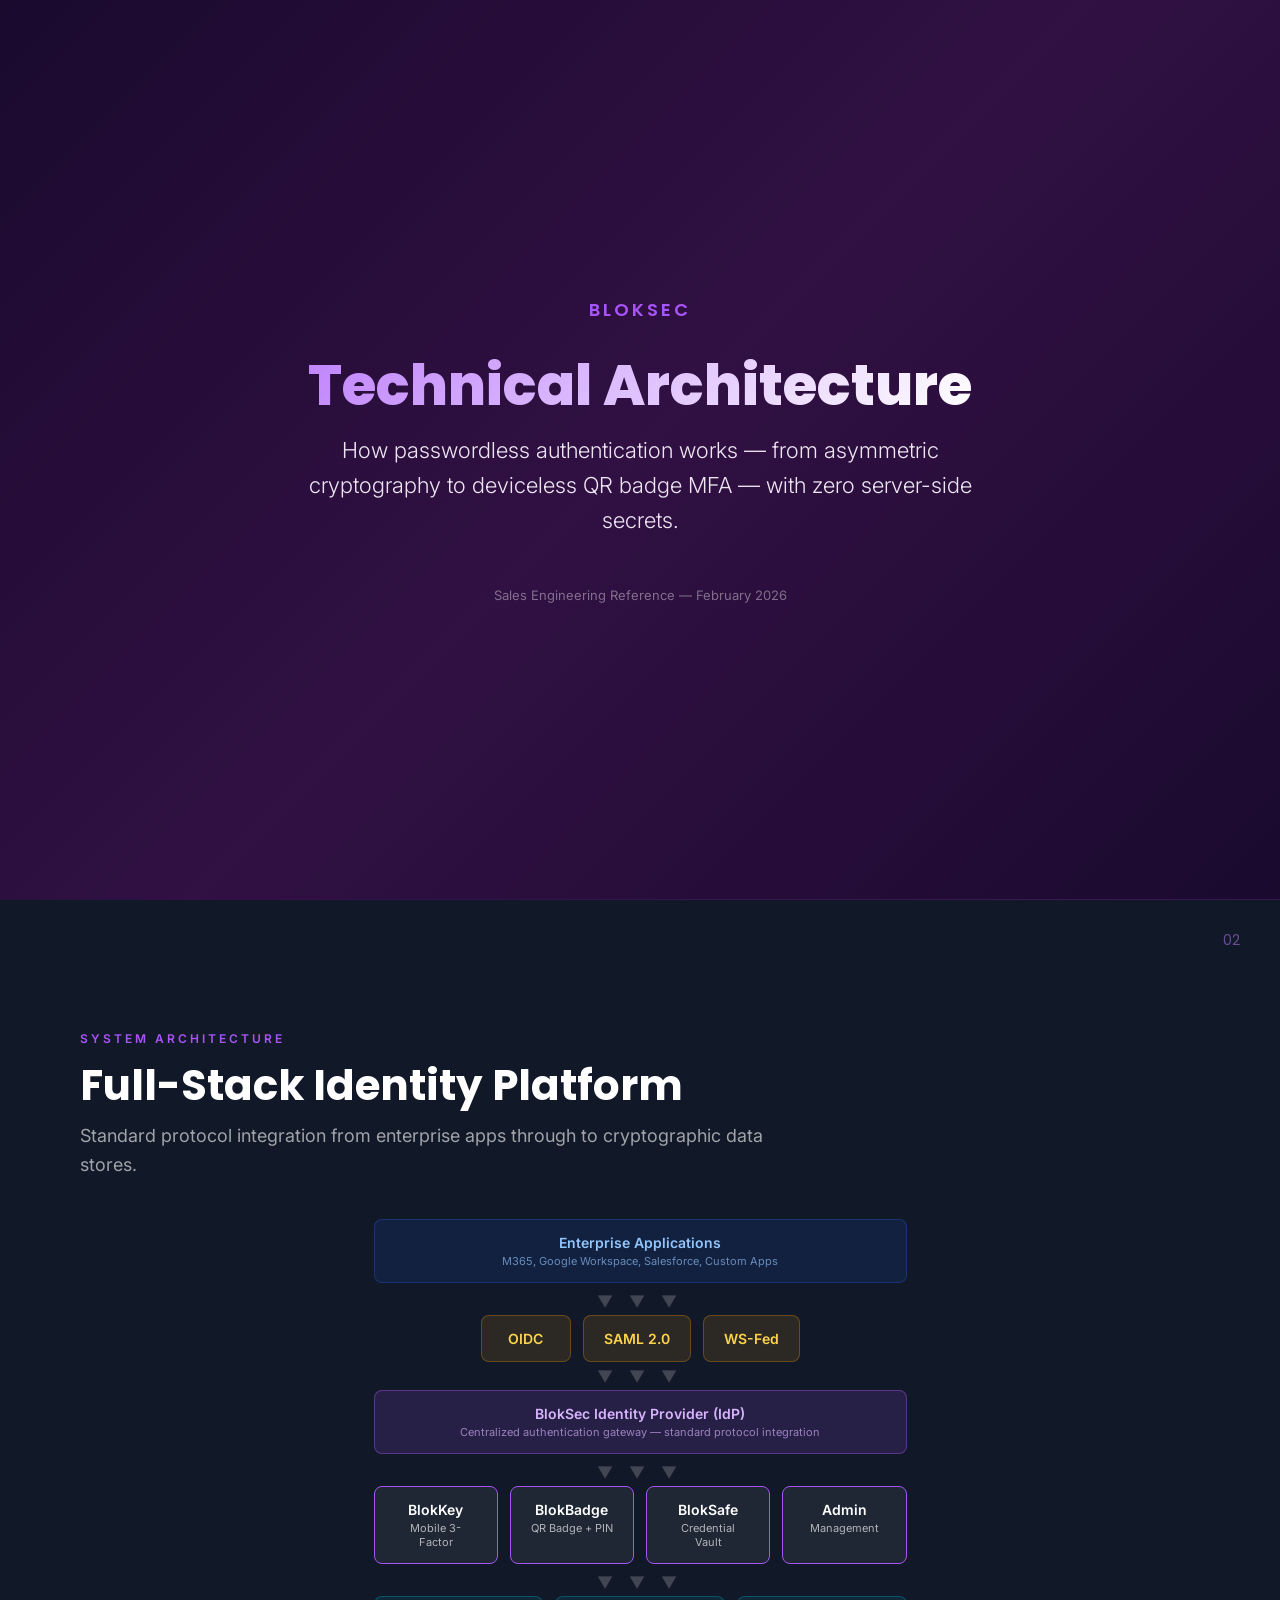
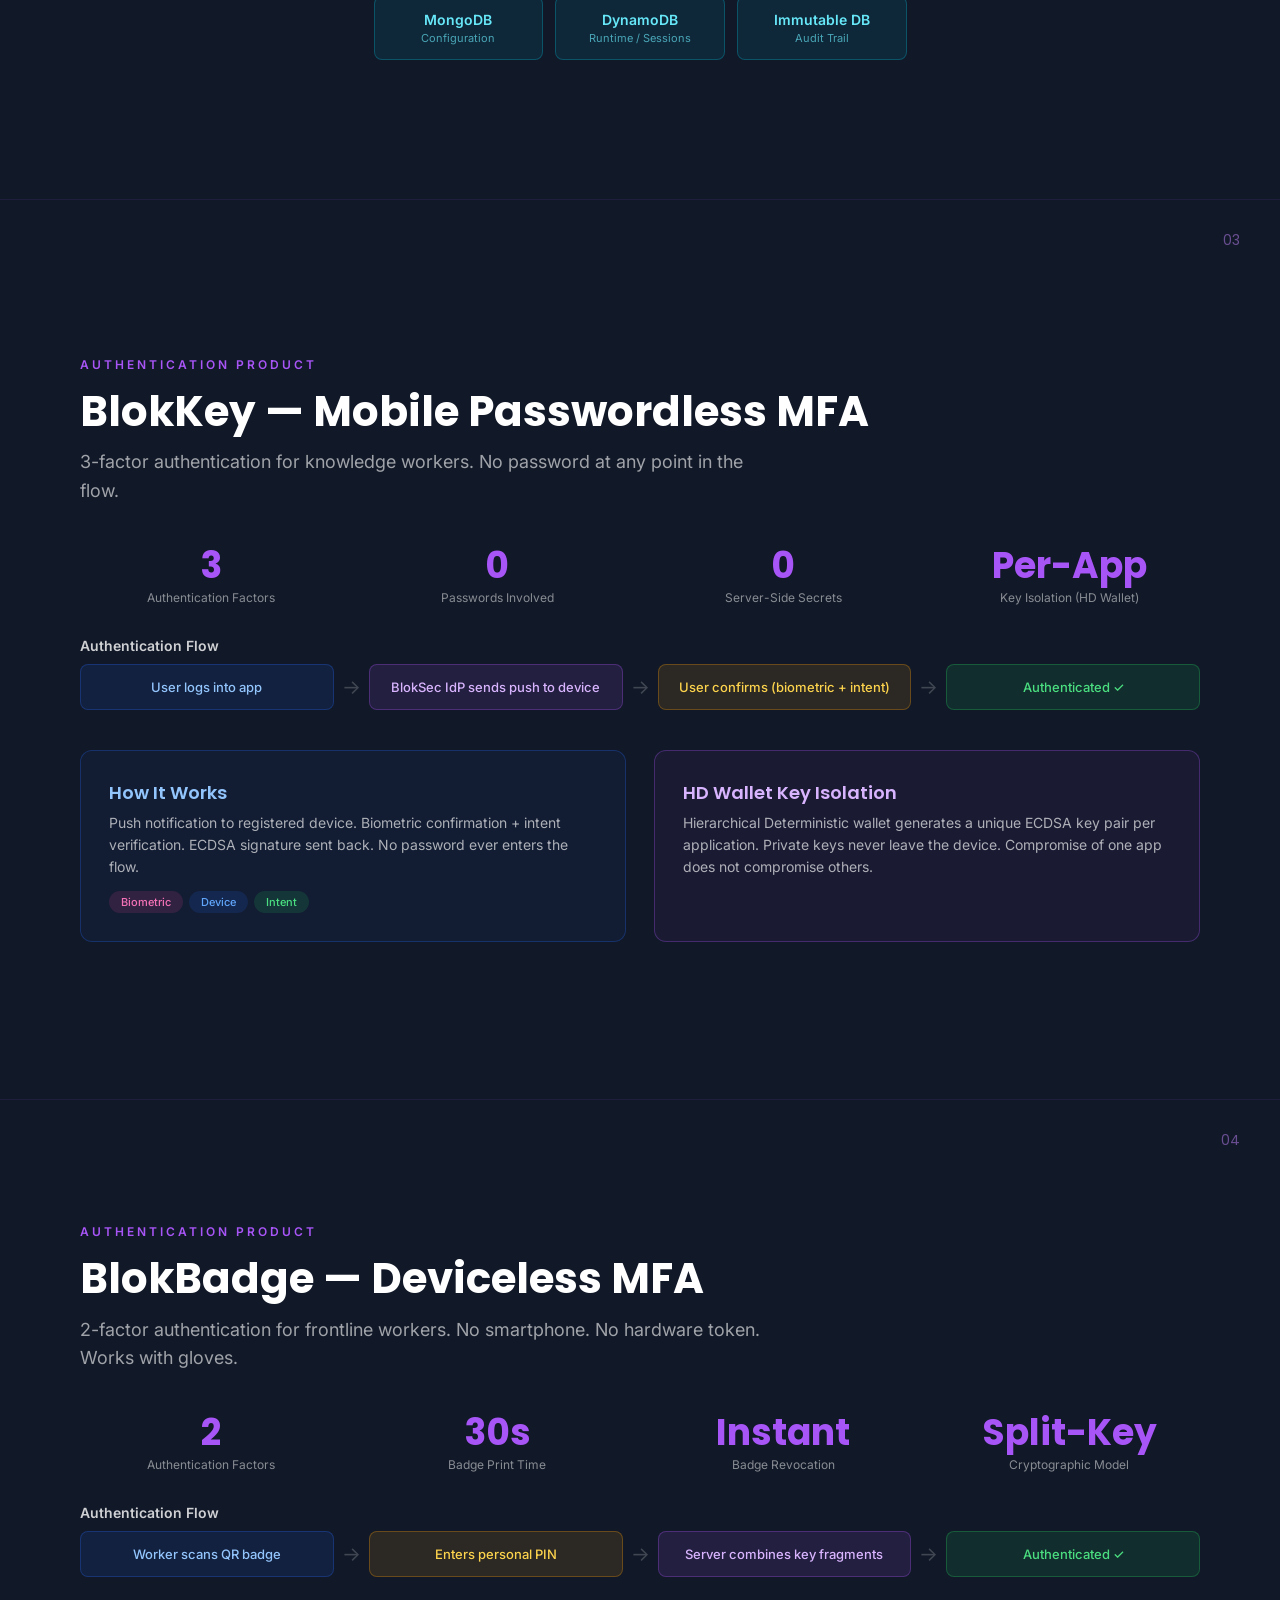
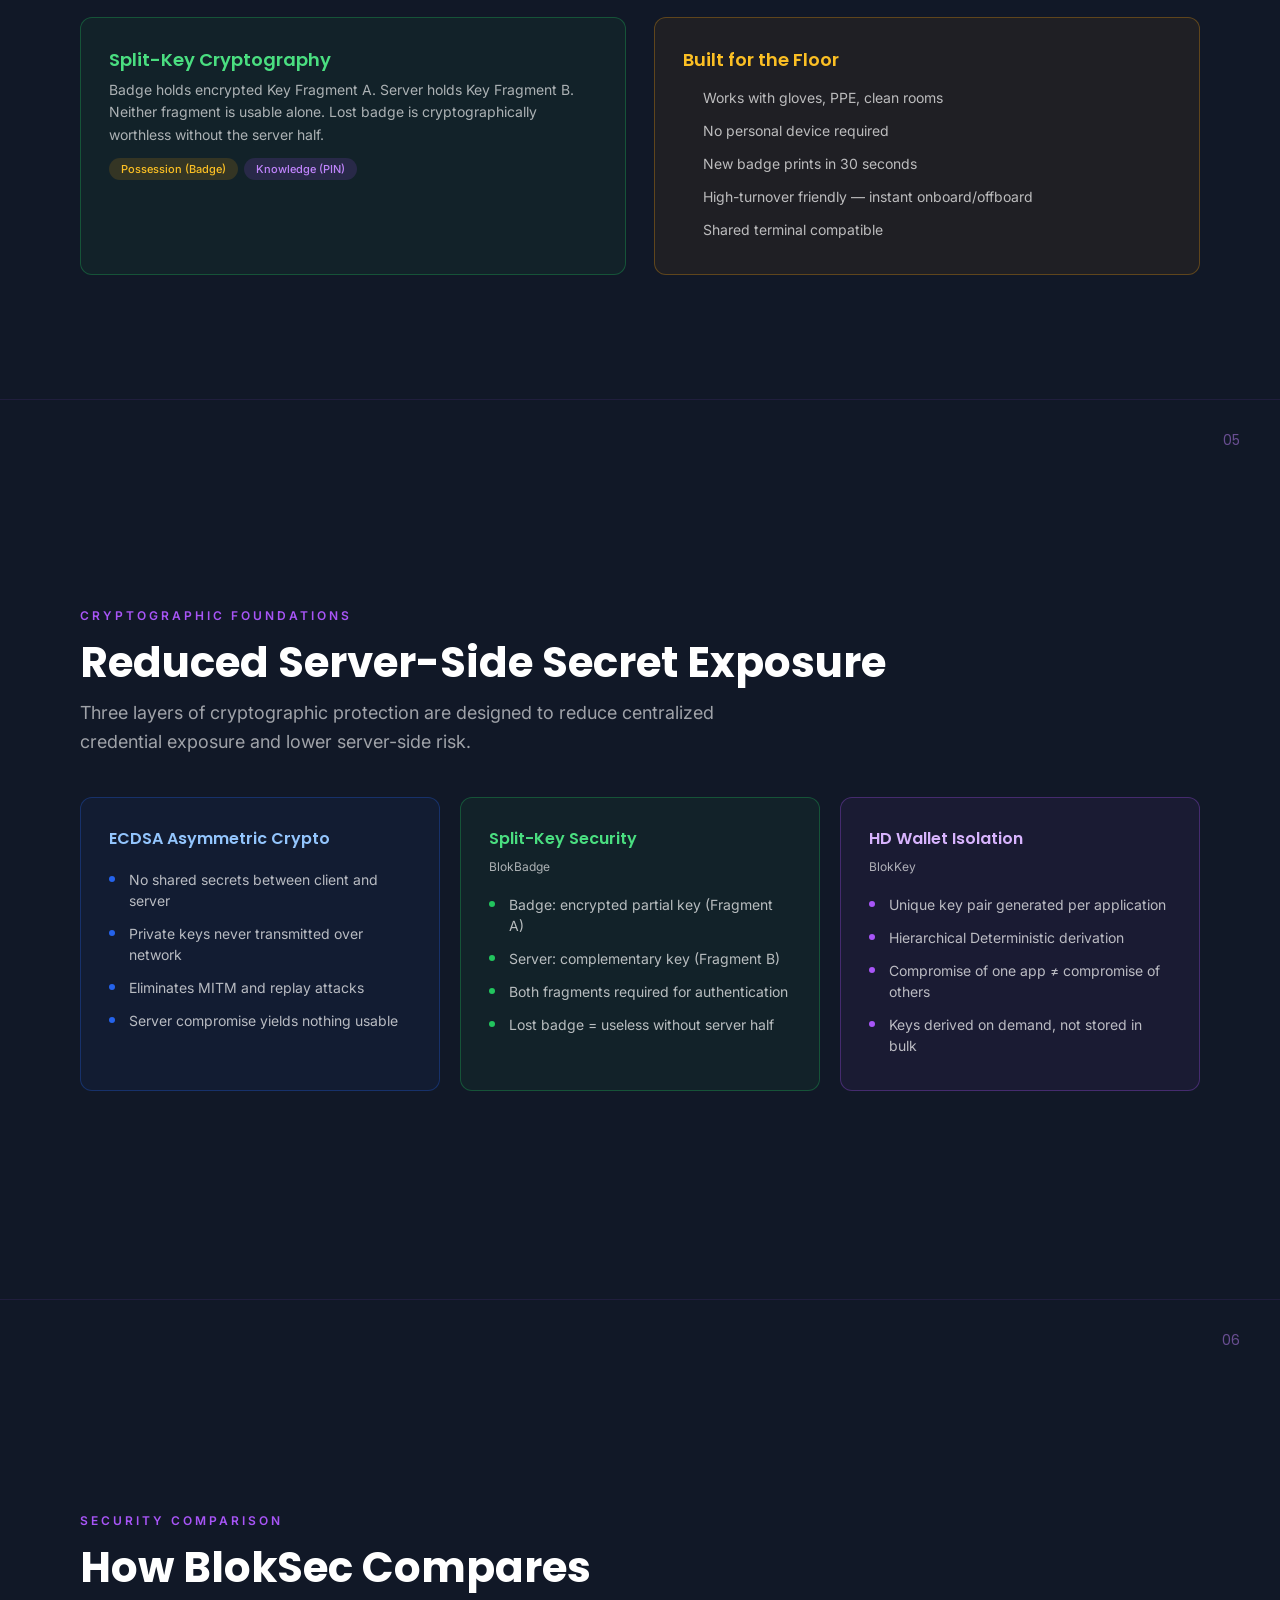
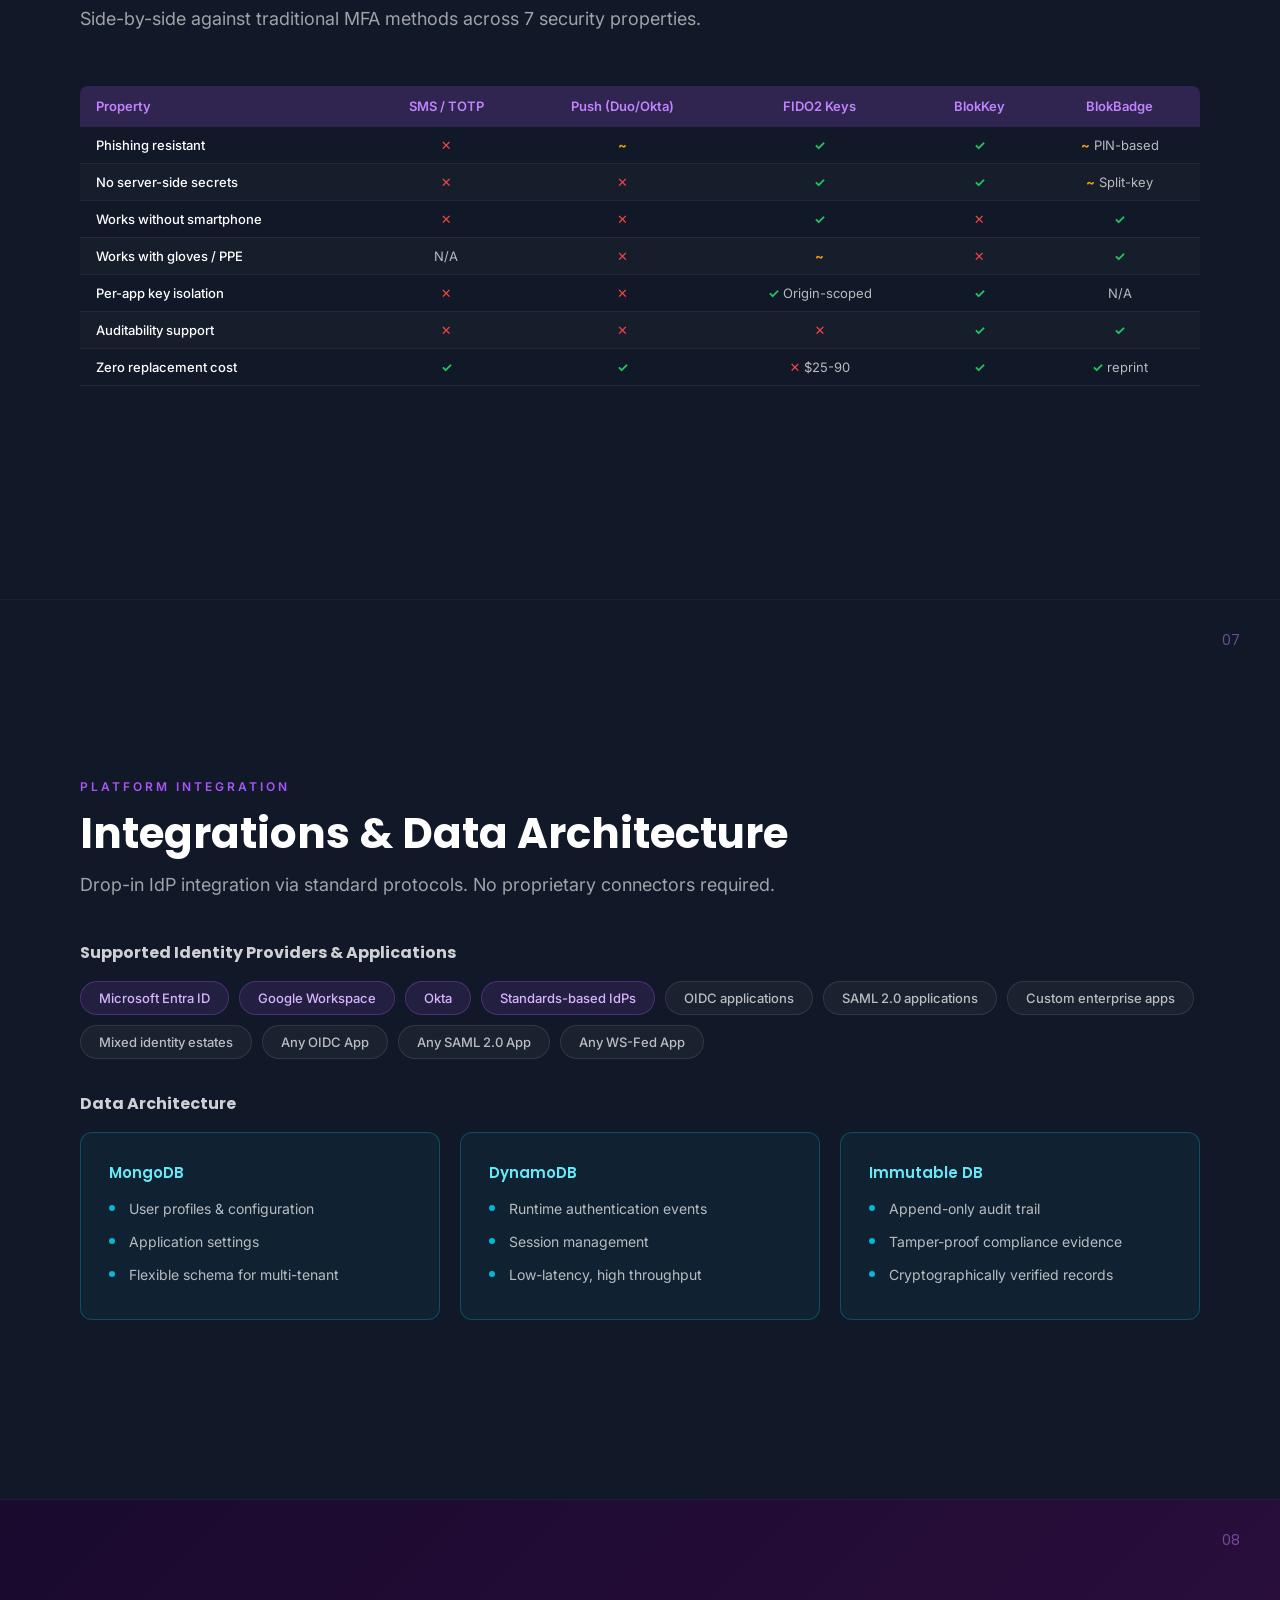
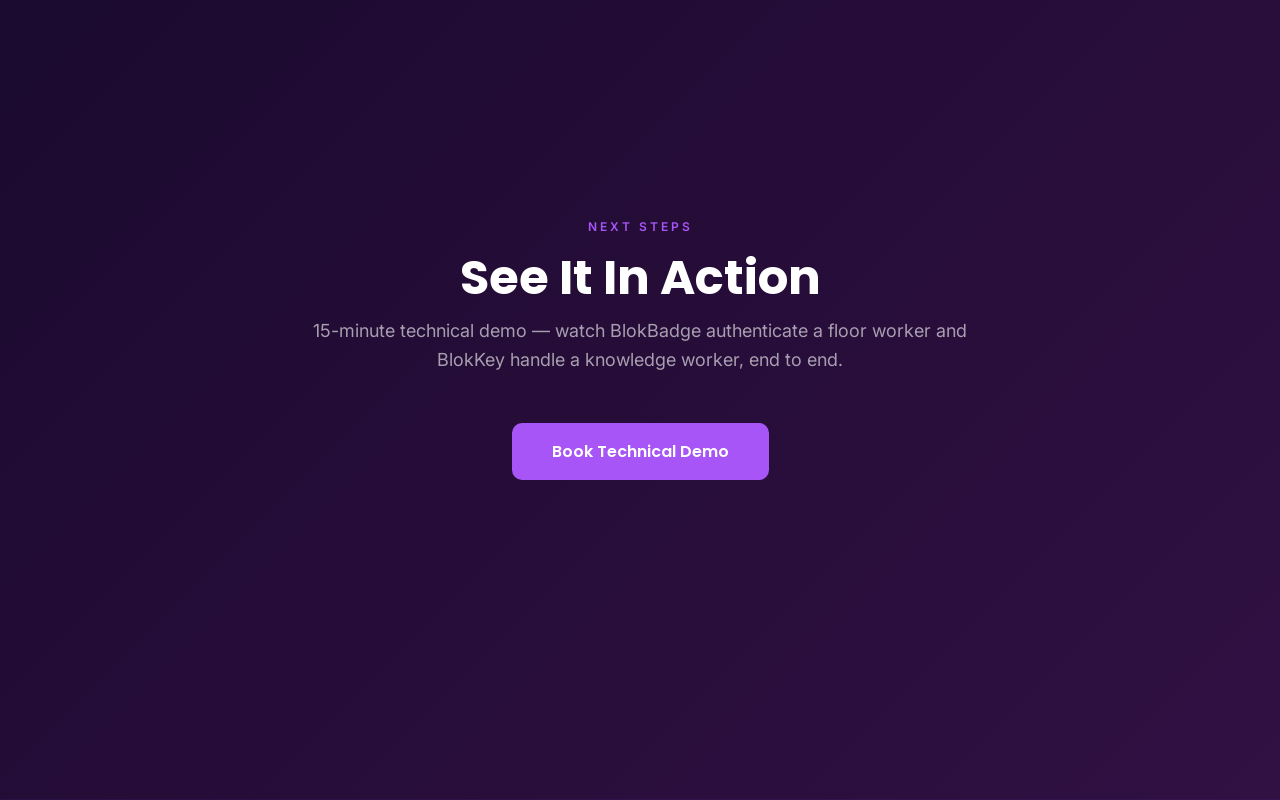
<file: docs/tools/technical-webslides.html>
<!doctype html>
<html lang="en">
  <head>
    <meta charset="UTF-8" />
    <meta name="viewport" content="width=device-width, initial-scale=1.0" />
    <title>BlokSec Technical Architecture</title>
    <link
      href="https://fonts.googleapis.com/css2?family=Poppins:wght@300;400;500;600;700;800&family=Inter:wght@300;400;500;600&family=JetBrains+Mono:wght@400;500&display=swap"
      rel="stylesheet"
    />
    <style>
      :root {
        --purple-dark: #1a0a2e;
        --purple-deep: #311043;
        --purple-mid: #6b21a8;
        --purple-brand: #a855f7;
        --purple-light: #c084fc;
        --purple-pale: #ede6f2;
        --orange-accent: #f59e0b;
        --green-accent: #22c55e;
        --red-accent: #ef4444;
        --blue-accent: #2563eb;
        --cyan-accent: #06b6d4;
        --white: #ffffff;
        --gray-100: #f8f9fa;
        --gray-200: #e9ecef;
        --gray-300: #dee2e6;
        --gray-500: #6b7280;
        --gray-700: #374151;
        --gray-900: #111827;
      }

      * {
        margin: 0;
        padding: 0;
        box-sizing: border-box;
      }

      body {
        font-family: "Inter", system-ui, sans-serif;
        background: var(--gray-900);
        color: var(--white);
        overflow-x: hidden;
      }

      h1, h2, h3, h4, h5 {
        font-family: "Poppins", sans-serif;
      }

      .mono {
        font-family: "JetBrains Mono", monospace;
      }

      /* ===== SLIDE SYSTEM ===== */
      .slide {
        min-height: 100vh;
        padding: 60px 80px;
        display: flex;
        flex-direction: column;
        justify-content: center;
        position: relative;
        border-bottom: 1px solid rgba(168, 85, 247, 0.1);
      }

      .slide-number {
        position: absolute;
        top: 30px;
        right: 40px;
        font-size: 14px;
        color: var(--purple-light);
        opacity: 0.5;
        font-family: "Poppins", sans-serif;
      }

      .slide-label {
        font-size: 12px;
        text-transform: uppercase;
        letter-spacing: 3px;
        color: var(--purple-brand);
        margin-bottom: 16px;
        font-weight: 600;
      }

      .slide h2 {
        font-size: 42px;
        font-weight: 700;
        margin-bottom: 12px;
        line-height: 1.15;
      }

      .slide .subtitle {
        font-size: 18px;
        color: rgba(255, 255, 255, 0.6);
        max-width: 700px;
        line-height: 1.6;
        margin-bottom: 40px;
      }

      /* ===== TITLE SLIDE ===== */
      .slide-title {
        background: linear-gradient(135deg, var(--purple-dark) 0%, var(--purple-deep) 50%, #1a0a2e 100%);
        text-align: center;
        align-items: center;
      }

      .slide-title .logo {
        font-family: "Poppins", sans-serif;
        font-size: 18px;
        font-weight: 600;
        letter-spacing: 3px;
        text-transform: uppercase;
        color: var(--purple-brand);
        margin-bottom: 32px;
      }

      .slide-title h1 {
        font-size: 56px;
        font-weight: 800;
        background: linear-gradient(135deg, var(--purple-light), var(--white));
        -webkit-background-clip: text;
        -webkit-text-fill-color: transparent;
        margin-bottom: 16px;
        line-height: 1.1;
      }

      .slide-title .subtitle {
        font-size: 22px;
        color: var(--purple-pale);
        font-weight: 300;
        max-width: 700px;
        margin-bottom: 48px;
      }

      .slide-title .meta {
        font-size: 13px;
        color: rgba(255, 255, 255, 0.4);
      }

      /* ===== GRID LAYOUTS ===== */
      .grid-2 {
        display: grid;
        grid-template-columns: 1fr 1fr;
        gap: 28px;
      }

      .grid-3 {
        display: grid;
        grid-template-columns: 1fr 1fr 1fr;
        gap: 20px;
      }

      .grid-4 {
        display: grid;
        grid-template-columns: 1fr 1fr 1fr 1fr;
        gap: 16px;
      }

      /* ===== CARDS ===== */
      .card {
        background: rgba(255, 255, 255, 0.04);
        border: 1px solid rgba(168, 85, 247, 0.15);
        border-radius: 12px;
        padding: 28px;
      }

      .card h3 {
        font-size: 18px;
        font-weight: 600;
        margin-bottom: 6px;
      }

      .card .card-label {
        font-size: 11px;
        text-transform: uppercase;
        letter-spacing: 1.5px;
        color: var(--purple-brand);
        margin-bottom: 14px;
        font-weight: 600;
      }

      .card p {
        font-size: 14px;
        color: rgba(255, 255, 255, 0.65);
        line-height: 1.6;
        margin-bottom: 12px;
      }

      .card-accent-blue {
        border-color: rgba(37, 99, 235, 0.3);
        background: rgba(37, 99, 235, 0.06);
      }

      .card-accent-green {
        border-color: rgba(34, 197, 94, 0.3);
        background: rgba(34, 197, 94, 0.06);
      }

      .card-accent-purple {
        border-color: rgba(168, 85, 247, 0.3);
        background: rgba(168, 85, 247, 0.06);
      }

      .card-accent-cyan {
        border-color: rgba(6, 182, 212, 0.3);
        background: rgba(6, 182, 212, 0.06);
      }

      .card-accent-orange {
        border-color: rgba(245, 158, 11, 0.3);
        background: rgba(245, 158, 11, 0.06);
      }

      /* ===== PILLS ===== */
      .pill-row {
        display: flex;
        gap: 6px;
        flex-wrap: wrap;
        margin-top: 8px;
      }

      .pill {
        font-size: 11px;
        padding: 4px 12px;
        border-radius: 20px;
        font-weight: 500;
      }

      .pill-pink { background: rgba(236, 72, 153, 0.15); color: #f472b6; }
      .pill-blue { background: rgba(37, 99, 235, 0.15); color: #60a5fa; }
      .pill-green { background: rgba(34, 197, 94, 0.15); color: #4ade80; }
      .pill-orange { background: rgba(245, 158, 11, 0.15); color: #fbbf24; }
      .pill-purple { background: rgba(168, 85, 247, 0.15); color: #c084fc; }

      /* ===== ARCHITECTURE DIAGRAM ===== */
      .arch-layer {
        display: flex;
        justify-content: center;
        gap: 12px;
        margin-bottom: 8px;
      }

      .arch-box {
        padding: 14px 20px;
        border-radius: 8px;
        font-size: 14px;
        font-weight: 600;
        text-align: center;
        min-width: 120px;
      }

      .arch-box .sub {
        font-size: 11px;
        font-weight: 400;
        opacity: 0.65;
        display: block;
        margin-top: 3px;
      }

      .arch-apps {
        background: rgba(37, 99, 235, 0.12);
        border: 1px solid rgba(37, 99, 235, 0.3);
        color: #93c5fd;
        flex: 1;
        max-width: 700px;
      }

      .arch-protocol {
        background: rgba(245, 158, 11, 0.12);
        border: 1px solid rgba(245, 158, 11, 0.3);
        color: #fcd34d;
        min-width: 90px;
      }

      .arch-idp {
        background: rgba(168, 85, 247, 0.15);
        border: 1px solid rgba(168, 85, 247, 0.4);
        color: #d8b4fe;
        flex: 1;
        max-width: 700px;
      }

      .arch-product {
        background: rgba(255, 255, 255, 0.06);
        border: 1px solid var(--purple-brand);
        color: var(--white);
        flex: 1;
      }

      .arch-db {
        background: rgba(6, 182, 212, 0.1);
        border: 1px solid rgba(6, 182, 212, 0.3);
        color: #67e8f9;
        flex: 1;
      }

      .arch-arrow {
        text-align: center;
        color: rgba(255, 255, 255, 0.2);
        font-size: 16px;
        margin: 4px 0;
        letter-spacing: 6px;
      }

      .arch-protocols {
        display: flex;
        justify-content: center;
        gap: 12px;
        margin: 4px 0;
      }

      /* ===== FLOW DIAGRAMS ===== */
      .flow-row {
        display: flex;
        align-items: center;
        gap: 0;
        margin-bottom: 16px;
      }

      .flow-step {
        font-size: 13px;
        font-weight: 500;
        padding: 14px 18px;
        border-radius: 8px;
        text-align: center;
        flex: 1;
      }

      .flow-arrow {
        color: rgba(255, 255, 255, 0.2);
        font-size: 20px;
        padding: 0 8px;
        flex-shrink: 0;
      }

      .flow-user { background: rgba(37, 99, 235, 0.12); border: 1px solid rgba(37, 99, 235, 0.3); color: #93c5fd; }
      .flow-action { background: rgba(245, 158, 11, 0.12); border: 1px solid rgba(245, 158, 11, 0.3); color: #fcd34d; }
      .flow-system { background: rgba(168, 85, 247, 0.12); border: 1px solid rgba(168, 85, 247, 0.3); color: #d8b4fe; }
      .flow-result { background: rgba(34, 197, 94, 0.12); border: 1px solid rgba(34, 197, 94, 0.3); color: #4ade80; }

      .flow-label {
        font-size: 14px;
        font-weight: 600;
        color: rgba(255, 255, 255, 0.8);
        margin-bottom: 10px;
      }

      /* ===== COMPARISON TABLE ===== */
      .compare-table {
        width: 100%;
        border-collapse: collapse;
        font-size: 14px;
        margin-top: 12px;
      }

      .compare-table th {
        background: rgba(168, 85, 247, 0.2);
        color: var(--purple-light);
        padding: 12px 16px;
        text-align: center;
        font-weight: 600;
        font-size: 13px;
        border-bottom: 1px solid rgba(168, 85, 247, 0.2);
      }

      .compare-table th:first-child {
        text-align: left;
        border-radius: 8px 0 0 0;
      }

      .compare-table th:last-child {
        border-radius: 0 8px 0 0;
      }

      .compare-table td {
        padding: 10px 16px;
        border-bottom: 1px solid rgba(255, 255, 255, 0.06);
        text-align: center;
        color: rgba(255, 255, 255, 0.7);
        font-size: 13px;
      }

      .compare-table td:first-child {
        text-align: left;
        font-weight: 500;
        color: var(--white);
      }

      .compare-table tr:nth-child(even) td {
        background: rgba(255, 255, 255, 0.02);
      }

      .check { color: var(--green-accent); font-weight: 700; }
      .cross { color: var(--red-accent); font-weight: 700; }
      .partial { color: var(--orange-accent); font-weight: 700; }

      /* ===== INTEGRATION CHIPS ===== */
      .chip-grid {
        display: flex;
        gap: 10px;
        flex-wrap: wrap;
      }

      .chip {
        font-size: 13px;
        padding: 8px 18px;
        border-radius: 20px;
        font-weight: 500;
        background: rgba(255, 255, 255, 0.04);
        border: 1px solid rgba(255, 255, 255, 0.1);
        color: rgba(255, 255, 255, 0.7);
      }

      .chip.primary {
        background: rgba(168, 85, 247, 0.12);
        border-color: rgba(168, 85, 247, 0.3);
        color: #d8b4fe;
      }

      /* ===== BULLET LISTS ===== */
      .bullet-list {
        list-style: none;
        padding: 0;
      }

      .bullet-list li {
        font-size: 14px;
        color: rgba(255, 255, 255, 0.7);
        padding: 6px 0 6px 20px;
        position: relative;
        line-height: 1.5;
      }

      .bullet-list li::before {
        content: "";
        position: absolute;
        left: 0;
        top: 13px;
        width: 6px;
        height: 6px;
        border-radius: 50%;
      }

      .bullet-blue li::before { background: var(--blue-accent); }
      .bullet-green li::before { background: var(--green-accent); }
      .bullet-purple li::before { background: var(--purple-brand); }
      .bullet-cyan li::before { background: var(--cyan-accent); }

      /* ===== STAT CARDS ===== */
      .stat-row {
        display: flex;
        gap: 24px;
        margin-bottom: 32px;
      }

      .stat-card {
        text-align: center;
        flex: 1;
      }

      .stat-card .number {
        font-family: "Poppins", sans-serif;
        font-size: 36px;
        font-weight: 700;
        color: var(--purple-brand);
        line-height: 1.1;
      }

      .stat-card .label {
        font-size: 12px;
        color: rgba(255, 255, 255, 0.5);
        margin-top: 4px;
      }

      /* ===== CTA SLIDE ===== */
      .slide-cta {
        background: linear-gradient(135deg, var(--purple-dark), var(--purple-deep));
        text-align: center;
        align-items: center;
      }

      .cta-btn {
        display: inline-block;
        background: var(--purple-brand);
        color: var(--white);
        padding: 16px 40px;
        border-radius: 10px;
        font-family: "Poppins", sans-serif;
        font-weight: 600;
        font-size: 16px;
        text-decoration: none;
        margin-top: 32px;
        transition: background 0.2s;
      }

      .cta-btn:hover {
        background: var(--purple-light);
      }
    </style>
  </head>
  <body>

    <!-- ===== SLIDE 1: TITLE ===== -->
    <div class="slide slide-title">
      <div class="logo">BlokSec</div>
      <h1>Technical Architecture</h1>
      <div class="subtitle">
        How passwordless authentication works — from asymmetric cryptography
        to deviceless QR badge MFA — with zero server-side secrets.
      </div>
      <div class="meta">Sales Engineering Reference — February 2026</div>
    </div>

    <!-- ===== SLIDE 2: SYSTEM ARCHITECTURE ===== -->
    <div class="slide">
      <div class="slide-number">02</div>
      <div class="slide-label">System Architecture</div>
      <h2>Full-Stack Identity Platform</h2>
      <div class="subtitle">Standard protocol integration from enterprise apps through to cryptographic data stores.</div>

      <div style="max-width: 750px; margin: 0 auto;">
        <div class="arch-layer">
          <div class="arch-box arch-apps">
            Enterprise Applications
            <span class="sub">M365, Google Workspace, Salesforce, Custom Apps</span>
          </div>
        </div>
        <div class="arch-arrow">▼ ▼ ▼</div>
        <div class="arch-protocols">
          <div class="arch-box arch-protocol">OIDC</div>
          <div class="arch-box arch-protocol">SAML 2.0</div>
          <div class="arch-box arch-protocol">WS-Fed</div>
        </div>
        <div class="arch-arrow">▼ ▼ ▼</div>
        <div class="arch-layer">
          <div class="arch-box arch-idp">
            BlokSec Identity Provider (IdP)
            <span class="sub">Centralized authentication gateway — standard protocol integration</span>
          </div>
        </div>
        <div class="arch-arrow">▼ ▼ ▼</div>
        <div class="arch-layer">
          <div class="arch-box arch-product">BlokKey<span class="sub">Mobile 3-Factor</span></div>
          <div class="arch-box arch-product">BlokBadge<span class="sub">QR Badge + PIN</span></div>
          <div class="arch-box arch-product">BlokSafe<span class="sub">Credential Vault</span></div>
          <div class="arch-box arch-product">Admin<span class="sub">Management</span></div>
        </div>
        <div class="arch-arrow">▼ ▼ ▼</div>
        <div class="arch-layer">
          <div class="arch-box arch-db">MongoDB<span class="sub">Configuration</span></div>
          <div class="arch-box arch-db">DynamoDB<span class="sub">Runtime / Sessions</span></div>
          <div class="arch-box arch-db">Immutable DB<span class="sub">Audit Trail</span></div>
        </div>
      </div>
    </div>

    <!-- ===== SLIDE 3: BLOKKEY ===== -->
    <div class="slide">
      <div class="slide-number">03</div>
      <div class="slide-label">Authentication Product</div>
      <h2>BlokKey — Mobile Passwordless MFA</h2>
      <div class="subtitle">3-factor authentication for knowledge workers. No password at any point in the flow.</div>

      <div class="stat-row">
        <div class="stat-card">
          <div class="number">3</div>
          <div class="label">Authentication Factors</div>
        </div>
        <div class="stat-card">
          <div class="number">0</div>
          <div class="label">Passwords Involved</div>
        </div>
        <div class="stat-card">
          <div class="number">0</div>
          <div class="label">Server-Side Secrets</div>
        </div>
        <div class="stat-card">
          <div class="number">Per-App</div>
          <div class="label">Key Isolation (HD Wallet)</div>
        </div>
      </div>

      <div class="flow-label">Authentication Flow</div>
      <div class="flow-row">
        <div class="flow-step flow-user">User logs into app</div>
        <div class="flow-arrow">→</div>
        <div class="flow-step flow-system">BlokSec IdP sends push to device</div>
        <div class="flow-arrow">→</div>
        <div class="flow-step flow-action">User confirms (biometric + intent)</div>
        <div class="flow-arrow">→</div>
        <div class="flow-step flow-result">Authenticated ✓</div>
      </div>

      <div class="grid-2" style="margin-top: 24px;">
        <div class="card card-accent-blue">
          <h3 style="color: #93c5fd;">How It Works</h3>
          <p>Push notification to registered device. Biometric confirmation + intent verification. ECDSA signature sent back. No password ever enters the flow.</p>
          <div class="pill-row">
            <span class="pill pill-pink">Biometric</span>
            <span class="pill pill-blue">Device</span>
            <span class="pill pill-green">Intent</span>
          </div>
        </div>
        <div class="card card-accent-purple">
          <h3 style="color: #d8b4fe;">HD Wallet Key Isolation</h3>
          <p>Hierarchical Deterministic wallet generates a unique ECDSA key pair per application. Private keys never leave the device. Compromise of one app does not compromise others.</p>
        </div>
      </div>
    </div>

    <!-- ===== SLIDE 4: BLOKBADGE ===== -->
    <div class="slide">
      <div class="slide-number">04</div>
      <div class="slide-label">Authentication Product</div>
      <h2>BlokBadge — Deviceless MFA</h2>
      <div class="subtitle">2-factor authentication for frontline workers. No smartphone. No hardware token. Works with gloves.</div>

      <div class="stat-row">
        <div class="stat-card">
          <div class="number">2</div>
          <div class="label">Authentication Factors</div>
        </div>
        <div class="stat-card">
          <div class="number">30s</div>
          <div class="label">Badge Print Time</div>
        </div>
        <div class="stat-card">
          <div class="number">Instant</div>
          <div class="label">Badge Revocation</div>
        </div>
        <div class="stat-card">
          <div class="number">Split-Key</div>
          <div class="label">Cryptographic Model</div>
        </div>
      </div>

      <div class="flow-label">Authentication Flow</div>
      <div class="flow-row">
        <div class="flow-step flow-user">Worker scans QR badge</div>
        <div class="flow-arrow">→</div>
        <div class="flow-step flow-action">Enters personal PIN</div>
        <div class="flow-arrow">→</div>
        <div class="flow-step flow-system">Server combines key fragments</div>
        <div class="flow-arrow">→</div>
        <div class="flow-step flow-result">Authenticated ✓</div>
      </div>

      <div class="grid-2" style="margin-top: 24px;">
        <div class="card card-accent-green">
          <h3 style="color: #4ade80;">Split-Key Cryptography</h3>
          <p>Badge holds encrypted Key Fragment A. Server holds Key Fragment B. Neither fragment is usable alone. Lost badge is cryptographically worthless without the server half.</p>
          <div class="pill-row">
            <span class="pill pill-orange">Possession (Badge)</span>
            <span class="pill pill-purple">Knowledge (PIN)</span>
          </div>
        </div>
        <div class="card card-accent-orange">
          <h3 style="color: #fbbf24;">Built for the Floor</h3>
          <ul class="bullet-list" style="margin-top: 8px;">
            <li>Works with gloves, PPE, clean rooms</li>
            <li>No personal device required</li>
            <li>New badge prints in 30 seconds</li>
            <li>High-turnover friendly — instant onboard/offboard</li>
            <li>Shared terminal compatible</li>
          </ul>
        </div>
      </div>
    </div>

    <!-- ===== SLIDE 5: CRYPTOGRAPHIC FOUNDATIONS ===== -->
    <div class="slide">
      <div class="slide-number">05</div>
      <div class="slide-label">Cryptographic Foundations</div>
      <h2>Reduced Server-Side Secret Exposure</h2>
      <div class="subtitle">Three layers of cryptographic protection are designed to reduce centralized credential exposure and lower server-side risk.</div>

      <div class="grid-3">
        <div class="card card-accent-blue">
          <h3 style="color: #93c5fd; font-size: 16px;">ECDSA Asymmetric Crypto</h3>
          <ul class="bullet-list bullet-blue" style="margin-top: 12px;">
            <li>No shared secrets between client and server</li>
            <li>Private keys never transmitted over network</li>
            <li>Eliminates MITM and replay attacks</li>
            <li>Server compromise yields nothing usable</li>
          </ul>
        </div>
        <div class="card card-accent-green">
          <h3 style="color: #4ade80; font-size: 16px;">Split-Key Security</h3>
          <p style="font-size: 12px; margin-top: 4px;">BlokBadge</p>
          <ul class="bullet-list bullet-green" style="margin-top: 8px;">
            <li>Badge: encrypted partial key (Fragment A)</li>
            <li>Server: complementary key (Fragment B)</li>
            <li>Both fragments required for authentication</li>
            <li>Lost badge = useless without server half</li>
          </ul>
        </div>
        <div class="card card-accent-purple">
          <h3 style="color: #d8b4fe; font-size: 16px;">HD Wallet Isolation</h3>
          <p style="font-size: 12px; margin-top: 4px;">BlokKey</p>
          <ul class="bullet-list bullet-purple" style="margin-top: 8px;">
            <li>Unique key pair generated per application</li>
            <li>Hierarchical Deterministic derivation</li>
            <li>Compromise of one app ≠ compromise of others</li>
            <li>Keys derived on demand, not stored in bulk</li>
          </ul>
        </div>
      </div>
    </div>

    <!-- ===== SLIDE 6: SECURITY COMPARISON ===== -->
    <div class="slide">
      <div class="slide-number">06</div>
      <div class="slide-label">Security Comparison</div>
      <h2>How BlokSec Compares</h2>
      <div class="subtitle">Side-by-side against traditional MFA methods across 7 security properties.</div>

      <table class="compare-table">
        <thead>
          <tr>
            <th>Property</th>
            <th>SMS / TOTP</th>
            <th>Push (Duo/Okta)</th>
            <th>FIDO2 Keys</th>
            <th>BlokKey</th>
            <th>BlokBadge</th>
          </tr>
        </thead>
        <tbody>
          <tr>
            <td>Phishing resistant</td>
            <td><span class="cross">✕</span></td>
            <td><span class="partial">~</span></td>
            <td><span class="check">✓</span></td>
            <td><span class="check">✓</span></td>
            <td><span class="partial">~</span> PIN-based</td>
          </tr>
          <tr>
            <td>No server-side secrets</td>
            <td><span class="cross">✕</span></td>
            <td><span class="cross">✕</span></td>
            <td><span class="check">✓</span></td>
            <td><span class="check">✓</span></td>
            <td><span class="partial">~</span> Split-key</td>
          </tr>
          <tr>
            <td>Works without smartphone</td>
            <td><span class="cross">✕</span></td>
            <td><span class="cross">✕</span></td>
            <td><span class="check">✓</span></td>
            <td><span class="cross">✕</span></td>
            <td><span class="check">✓</span></td>
          </tr>
          <tr>
            <td>Works with gloves / PPE</td>
            <td>N/A</td>
            <td><span class="cross">✕</span></td>
            <td><span class="partial">~</span></td>
            <td><span class="cross">✕</span></td>
            <td><span class="check">✓</span></td>
          </tr>
          <tr>
            <td>Per-app key isolation</td>
            <td><span class="cross">✕</span></td>
            <td><span class="cross">✕</span></td>
            <td><span class="check">✓</span> Origin-scoped</td>
            <td><span class="check">✓</span></td>
            <td>N/A</td>
          </tr>
          <tr>
            <td>Auditability support</td>
            <td><span class="cross">✕</span></td>
            <td><span class="cross">✕</span></td>
            <td><span class="cross">✕</span></td>
            <td><span class="check">✓</span></td>
            <td><span class="check">✓</span></td>
          </tr>
          <tr>
            <td>Zero replacement cost</td>
            <td><span class="check">✓</span></td>
            <td><span class="check">✓</span></td>
            <td><span class="cross">✕</span> $25-90</td>
            <td><span class="check">✓</span></td>
            <td><span class="check">✓</span> reprint</td>
          </tr>
        </tbody>
      </table>
    </div>

    <!-- ===== SLIDE 7: INTEGRATIONS & DATA ===== -->
    <div class="slide">
      <div class="slide-number">07</div>
      <div class="slide-label">Platform Integration</div>
      <h2>Integrations & Data Architecture</h2>
      <div class="subtitle">Drop-in IdP integration via standard protocols. No proprietary connectors required.</div>

      <div style="margin-bottom: 32px;">
        <h3 style="font-size: 16px; margin-bottom: 16px; color: rgba(255,255,255,0.8);">Supported Identity Providers & Applications</h3>
        <div class="chip-grid">
          <span class="chip primary">Microsoft Entra ID</span>
          <span class="chip primary">Google Workspace</span>
          <span class="chip primary">Okta</span>
          <span class="chip primary">Standards-based IdPs</span>
          <span class="chip">OIDC applications</span>
          <span class="chip">SAML 2.0 applications</span>
          <span class="chip">Custom enterprise apps</span>
          <span class="chip">Mixed identity estates</span>
          <span class="chip">Any OIDC App</span>
          <span class="chip">Any SAML 2.0 App</span>
          <span class="chip">Any WS-Fed App</span>
        </div>
      </div>

      <h3 style="font-size: 16px; margin-bottom: 16px; color: rgba(255,255,255,0.8);">Data Architecture</h3>
      <div class="grid-3">
        <div class="card card-accent-cyan">
          <h3 style="color: #67e8f9; font-size: 15px;">MongoDB</h3>
          <ul class="bullet-list bullet-cyan" style="margin-top: 8px;">
            <li>User profiles & configuration</li>
            <li>Application settings</li>
            <li>Flexible schema for multi-tenant</li>
          </ul>
        </div>
        <div class="card card-accent-cyan">
          <h3 style="color: #67e8f9; font-size: 15px;">DynamoDB</h3>
          <ul class="bullet-list bullet-cyan" style="margin-top: 8px;">
            <li>Runtime authentication events</li>
            <li>Session management</li>
            <li>Low-latency, high throughput</li>
          </ul>
        </div>
        <div class="card card-accent-cyan">
          <h3 style="color: #67e8f9; font-size: 15px;">Immutable DB</h3>
          <ul class="bullet-list bullet-cyan" style="margin-top: 8px;">
            <li>Append-only audit trail</li>
            <li>Tamper-proof compliance evidence</li>
            <li>Cryptographically verified records</li>
          </ul>
        </div>
      </div>
    </div>

    <!-- ===== SLIDE 8: CTA ===== -->
    <div class="slide slide-cta">
      <div class="slide-number">08</div>
      <div class="slide-label">Next Steps</div>
      <h2 style="font-size: 48px;">See It In Action</h2>
      <div class="subtitle" style="text-align: center; margin: 0 auto 16px;">
        15-minute technical demo — watch BlokBadge authenticate a floor worker
        and BlokKey handle a knowledge worker, end to end.
      </div>
      <a class="cta-btn" href="mailto:partners@bloksec.com?subject=Technical%20Demo%20Request">Book Technical Demo</a>
    </div>

  </body>
</html>
</file>
<file: docs/site/styles.css>
:root {
  color-scheme: light;
  --bg: #f7f5fb;
  --bg-strong: #ffffff;
  --bg-soft: #f1ecf8;
  --surface: rgba(255, 255, 255, 0.9);
  --surface-strong: #ffffff;
  --surface-muted: #fbf8fe;
  --surface-dark: #1b102d;
  --surface-dark-2: #26153e;
  --surface-dark-3: #301a4f;
  --text: #180f27;
  --text-soft: #4b5567;
  --text-muted: #667085;
  --line: rgba(83, 46, 145, 0.12);
  --line-strong: rgba(83, 46, 145, 0.2);
  --brand-950: #13081f;
  --brand-900: #1b102d;
  --brand-850: #24153b;
  --brand-800: #301a4f;
  --brand-700: #563191;
  --brand-600: #7446b6;
  --brand-500: #8f5dd3;
  --brand-400: #b286ea;
  --brand-300: #d8c3f6;
  --brand-200: #ebe3fb;
  --brand-100: #f5effd;
  --accent: #f97316;
  --accent-strong: #dd5f08;
  --success: #116b5a;
  --info: #2b5fd9;
  --shadow-xl: 0 28px 56px rgba(16, 9, 29, 0.12);
  --shadow-lg: 0 18px 36px rgba(16, 9, 29, 0.08);
  --shadow-md: 0 10px 22px rgba(16, 9, 29, 0.06);
  --shadow-sm: 0 4px 12px rgba(16, 9, 29, 0.04);
  --radius-xl: 28px;
  --radius-lg: 22px;
  --radius-md: 16px;
  --radius-sm: 12px;
  --container: min(1160px, calc(100% - 40px));
  --container-reading: min(1180px, calc(100% - 40px));
  --content-width: 70ch;
  --ease: cubic-bezier(0.16, 1, 0.3, 1);
  --heading: var(--brand-950);
  --body-radial-brand: rgba(143, 93, 211, 0.1);
  --body-radial-accent: rgba(245, 115, 22, 0.06);
  --body-gradient-start: #f4f0fb;
  --body-gradient-mid: #fbf9fe;
  --body-gradient-end: #ffffff;
  --viewer-body-radial-brand: rgba(143, 93, 211, 0.08);
  --viewer-body-gradient-start: #f3eef9;
  --viewer-body-gradient-mid: #fcfbfe;
  --viewer-body-gradient-end: #ffffff;
  --selection-bg: rgba(143, 93, 211, 0.18);
  --selection-text: var(--brand-950);
  --topbar-bg: rgba(255, 255, 255, 0.82);
  --topbar-border: rgba(83, 46, 145, 0.08);
  --nav-hover-bg: rgba(143, 93, 211, 0.08);
  --nav-hover-color: var(--brand-800);
  --hero-side-bg: linear-gradient(180deg, rgba(255, 255, 255, 0.94), rgba(252, 249, 255, 0.92));
  --label-color: var(--brand-700);
  --label-bg: rgba(143, 93, 211, 0.08);
  --label-border: rgba(143, 93, 211, 0.1);
  --button-secondary-bg: rgba(255, 255, 255, 0.08);
  --button-secondary-border: rgba(255, 255, 255, 0.14);
  --button-ghost-color: var(--brand-800);
  --button-ghost-border: rgba(83, 46, 145, 0.12);
  --button-ghost-bg: rgba(255, 255, 255, 0.86);
  --stat-bg: rgba(255, 255, 255, 0.07);
  --stat-border: rgba(255, 255, 255, 0.08);
  --panel-bg: linear-gradient(180deg, rgba(255, 255, 255, 0.96), rgba(249, 246, 254, 0.92));
  --section-surface-bg: linear-gradient(180deg, rgba(255, 255, 255, 0.96), rgba(251, 249, 254, 0.92));
  --tile-bg: linear-gradient(180deg, rgba(255, 255, 255, 0.98), rgba(251, 249, 254, 0.96));
  --tile-highlight-bg: linear-gradient(180deg, #ffffff, #f8f3fe);
  --viewer-panel-bg: rgba(255, 255, 255, 0.96);
  --viewer-card-bg: rgba(255, 255, 255, 0.82);
  --inline-pill-bg: rgba(143, 93, 211, 0.08);
  --inline-pill-border: rgba(83, 46, 145, 0.12);
  --inline-pill-color: var(--brand-800);
  --code-inline-bg: rgba(143, 93, 211, 0.08);
  --code-inline-color: var(--brand-800);
  --blockquote-bg: var(--brand-100);
  --table-head-bg: #22133a;
  --table-head-text: #ffffff;
  --table-row-alt-bg: rgba(143, 93, 211, 0.03);
  --error: #b42318;
}

:root[data-theme="dark"] {
  color-scheme: dark;
  --bg: #0d0918;
  --bg-strong: #120d20;
  --bg-soft: #171126;
  --surface: rgba(18, 13, 32, 0.92);
  --surface-strong: #171126;
  --surface-muted: #1d1630;
  --text: #f6f2fd;
  --text-soft: #d8d0e8;
  --text-muted: #a79bbd;
  --line: rgba(178, 134, 234, 0.16);
  --line-strong: rgba(178, 134, 234, 0.28);
  --brand-800: #efe3ff;
  --brand-700: #d6bafc;
  --brand-600: #b98dff;
  --brand-500: #9d6cff;
  --brand-300: #70509e;
  --brand-200: #3c2a59;
  --brand-100: #1d1530;
  --shadow-xl: 0 28px 56px rgba(3, 2, 8, 0.45);
  --shadow-lg: 0 18px 36px rgba(3, 2, 8, 0.34);
  --shadow-md: 0 10px 22px rgba(3, 2, 8, 0.24);
  --shadow-sm: 0 4px 12px rgba(3, 2, 8, 0.18);
  --heading: #ffffff;
  --body-radial-brand: rgba(143, 93, 211, 0.16);
  --body-radial-accent: rgba(245, 115, 22, 0.08);
  --body-gradient-start: #0d0918;
  --body-gradient-mid: #120d20;
  --body-gradient-end: #181126;
  --viewer-body-radial-brand: rgba(143, 93, 211, 0.14);
  --viewer-body-gradient-start: #0d0918;
  --viewer-body-gradient-mid: #120d20;
  --viewer-body-gradient-end: #181126;
  --selection-bg: rgba(178, 134, 234, 0.32);
  --selection-text: #ffffff;
  --topbar-bg: rgba(12, 8, 24, 0.82);
  --topbar-border: rgba(178, 134, 234, 0.12);
  --nav-hover-bg: rgba(178, 134, 234, 0.12);
  --nav-hover-color: #ffffff;
  --hero-side-bg: linear-gradient(180deg, rgba(24, 17, 38, 0.96), rgba(16, 11, 27, 0.94));
  --label-color: #d8c3f6;
  --label-bg: rgba(143, 93, 211, 0.16);
  --label-border: rgba(178, 134, 234, 0.16);
  --button-secondary-bg: rgba(255, 255, 255, 0.06);
  --button-secondary-border: rgba(255, 255, 255, 0.12);
  --button-ghost-color: #f6f2fd;
  --button-ghost-border: rgba(178, 134, 234, 0.16);
  --button-ghost-bg: rgba(28, 20, 45, 0.96);
  --stat-bg: rgba(255, 255, 255, 0.06);
  --stat-border: rgba(255, 255, 255, 0.08);
  --panel-bg: linear-gradient(180deg, rgba(28, 20, 45, 0.94), rgba(20, 14, 33, 0.94));
  --section-surface-bg: linear-gradient(180deg, rgba(26, 19, 42, 0.94), rgba(18, 13, 30, 0.94));
  --tile-bg: linear-gradient(180deg, rgba(24, 17, 39, 0.98), rgba(18, 13, 29, 0.96));
  --tile-highlight-bg: linear-gradient(180deg, rgba(41, 28, 66, 0.98), rgba(23, 16, 38, 0.96));
  --viewer-panel-bg: rgba(18, 13, 32, 0.96);
  --viewer-card-bg: rgba(23, 17, 38, 0.92);
  --inline-pill-bg: rgba(143, 93, 211, 0.16);
  --inline-pill-border: rgba(178, 134, 234, 0.18);
  --inline-pill-color: #f3e9ff;
  --code-inline-bg: rgba(143, 93, 211, 0.16);
  --code-inline-color: #f3e9ff;
  --blockquote-bg: rgba(143, 93, 211, 0.12);
  --table-head-bg: #130c22;
  --table-head-text: #f6f2fd;
  --table-row-alt-bg: rgba(143, 93, 211, 0.08);
  --error: #ff8d84;
}

* {
  box-sizing: border-box;
}

html {
  scroll-behavior: smooth;
}

body {
  margin: 0;
  min-height: 100vh;
  font-family: Inter, system-ui, sans-serif;
  color: var(--text);
  background:
    radial-gradient(circle at top right, var(--body-radial-brand), transparent 24%),
    radial-gradient(circle at top left, var(--body-radial-accent), transparent 20%),
    linear-gradient(180deg, var(--body-gradient-start) 0, var(--body-gradient-mid) 220px, var(--body-gradient-end) 100%);
}

body.viewer-body {
  background:
    radial-gradient(circle at top right, var(--viewer-body-radial-brand), transparent 24%),
    linear-gradient(180deg, var(--viewer-body-gradient-start) 0, var(--viewer-body-gradient-mid) 220px, var(--viewer-body-gradient-end) 100%);
}

a {
  color: inherit;
  text-decoration: none;
}

img {
  max-width: 100%;
  display: block;
}

::selection {
  background: var(--selection-bg);
  color: var(--selection-text);
}

.container {
  width: var(--container);
  margin: 0 auto;
}

.topbar {
  position: sticky;
  top: 0;
  z-index: 40;
  backdrop-filter: blur(14px);
  background: var(--topbar-bg);
  border-bottom: 1px solid var(--topbar-border);
}

.topbar-inner {
  display: flex;
  align-items: center;
  justify-content: space-between;
  gap: 18px;
  min-height: 74px;
}

.brand-lockup {
  display: inline-flex;
  align-items: center;
  gap: 14px;
}

.brand-mark {
  position: relative;
  width: 42px;
  height: 42px;
  border-radius: 14px;
  background: linear-gradient(145deg, #9c6cff, #5c2ea8);
  box-shadow: 0 12px 22px rgba(92, 46, 168, 0.24);
}

.brand-mark::before,
.brand-mark::after {
  content: "";
  position: absolute;
  background: rgba(255, 255, 255, 0.92);
  border-radius: 999px;
}

.brand-mark::before {
  width: 12px;
  height: 12px;
  left: 8px;
  top: 8px;
}

.brand-mark::after {
  width: 18px;
  height: 18px;
  right: 7px;
  bottom: 7px;
}

.brand-title {
  font-family: "DM Sans", Inter, sans-serif;
  font-size: 0.98rem;
  font-weight: 800;
  letter-spacing: 0.08em;
  text-transform: uppercase;
}

.brand-subtitle {
  margin-top: 3px;
  color: var(--text-muted);
  font-size: 0.82rem;
}

.nav-links {
  display: flex;
  align-items: center;
  flex-wrap: wrap;
  gap: 10px;
}

.nav-links a {
  padding: 10px 14px;
  border-radius: 999px;
  color: var(--text-soft);
  font-size: 0.94rem;
  font-weight: 600;
  transition: background-color 180ms var(--ease), color 180ms var(--ease);
}

.theme-toggle {
  display: inline-flex;
  align-items: center;
  justify-content: center;
  min-height: 42px;
  padding: 10px 14px;
  border-radius: 999px;
  border: 1px solid var(--button-ghost-border);
  background: var(--button-ghost-bg);
  color: var(--button-ghost-color);
  cursor: pointer;
  font: inherit;
  font-size: 0.94rem;
  font-weight: 700;
  transition: background-color 180ms var(--ease), color 180ms var(--ease), border-color 180ms var(--ease), transform 180ms var(--ease);
}

.nav-links a:hover,
.nav-links a:focus-visible,
.theme-toggle:hover,
.theme-toggle:focus-visible,
.button:focus-visible,
.toc-link:focus-visible,
.md-content a:focus-visible {
  outline: none;
  background: var(--nav-hover-bg);
  color: var(--nav-hover-color);
}

.theme-toggle:hover {
  transform: translateY(-1px);
}

.page-hero {
  padding: 72px 0 28px;
}

.hero-shell {
  display: grid;
  grid-template-columns: minmax(0, 1.2fr) minmax(320px, 0.8fr);
  gap: 24px;
  align-items: stretch;
}

.hero-panel {
  border-radius: var(--radius-xl);
  padding: 34px;
  border: 1px solid var(--line);
  box-shadow: var(--shadow-lg);
}

.hero-primary {
  position: relative;
  overflow: hidden;
  color: #fff;
  background:
    radial-gradient(circle at top right, rgba(178, 134, 234, 0.18), transparent 32%),
    linear-gradient(135deg, #1b102d 0%, #25153e 42%, #321d50 100%);
}

.hero-primary::before {
  content: "";
  position: absolute;
  inset: 0;
  background: linear-gradient(180deg, rgba(255, 255, 255, 0.02), transparent 38%);
  pointer-events: none;
}

.hero-primary > * {
  position: relative;
  z-index: 1;
}

.hero-side {
  background: var(--hero-side-bg);
}

.eyebrow,
.section-label,
.card-meta,
.stat-pill .label,
.meta-label,
.kicker {
  display: inline-flex;
  align-items: center;
  gap: 8px;
  border-radius: 999px;
  font-family: "JetBrains Mono", monospace;
  font-size: 0.74rem;
  font-weight: 700;
  letter-spacing: 0.08em;
  text-transform: uppercase;
}

.eyebrow {
  margin-bottom: 18px;
  padding: 8px 12px;
}

.hero-primary .eyebrow {
  color: rgba(255, 255, 255, 0.86);
  background: rgba(255, 255, 255, 0.08);
  border: 1px solid rgba(255, 255, 255, 0.08);
}

.hero-side .eyebrow,
.section-label {
  color: var(--label-color);
  background: var(--label-bg);
  border: 1px solid var(--label-border);
}

.page-title {
  margin: 0 0 14px;
  font-family: "DM Sans", Inter, sans-serif;
  font-size: clamp(2.45rem, 5vw, 4.6rem);
  line-height: 0.98;
  letter-spacing: -0.045em;
  max-width: 11ch;
}

.page-title .gradient-text {
  background: linear-gradient(135deg, #ffffff 0%, #f0ddff 40%, #ffca9c 100%);
  -webkit-background-clip: text;
  background-clip: text;
  color: transparent;
}

.hero-primary p,
.hero-side p,
.section-header p,
.tile p,
.cta-panel p,
.copy,
.viewer-note,
.md-content p,
.md-content li {
  line-height: 1.72;
}

.hero-primary p {
  max-width: 60ch;
  margin: 0;
  color: rgba(255, 255, 255, 0.84);
  font-size: 1.03rem;
}

.hero-side p {
  margin: 0;
  color: var(--text-soft);
}

.hero-actions {
  display: flex;
  flex-wrap: wrap;
  gap: 12px;
  margin-top: 28px;
}

.button {
  display: inline-flex;
  align-items: center;
  justify-content: center;
  min-height: 50px;
  padding: 0 18px;
  border-radius: 999px;
  border: 1px solid transparent;
  font-weight: 700;
  transition: transform 180ms var(--ease), box-shadow 180ms var(--ease), background-color 180ms var(--ease), border-color 180ms var(--ease);
}

.button:hover {
  transform: translateY(-1px);
}

.button-primary {
  color: #fff;
  background: linear-gradient(135deg, var(--accent), var(--accent-strong));
  box-shadow: 0 10px 20px rgba(221, 95, 8, 0.22);
}

.button-secondary {
  color: #fff;
  border-color: var(--button-secondary-border);
  background: var(--button-secondary-bg);
}

.button-ghost {
  color: var(--button-ghost-color);
  border-color: var(--button-ghost-border);
  background: var(--button-ghost-bg);
}

.hero-stats,
.card-grid,
.stack-grid,
.hero-side-stack,
.split-grid {
  display: grid;
  gap: 16px;
}

.hero-stats {
  grid-template-columns: repeat(auto-fit, minmax(150px, 1fr));
  margin-top: 28px;
}

.stat-pill {
  padding: 16px 18px;
  border-radius: var(--radius-md);
  background: var(--stat-bg);
  border: 1px solid var(--stat-border);
}

.stat-pill .label,
.card-meta {
  margin-bottom: 10px;
  color: var(--text-muted);
}

.hero-primary .stat-pill .label {
  color: rgba(255, 255, 255, 0.62);
}

.stat-pill .value {
  font-family: "DM Sans", Inter, sans-serif;
  font-size: 1.02rem;
  font-weight: 800;
}

.hero-primary .stat-pill .value {
  color: #fff;
}

.hero-side-stack {
  margin-top: 20px;
}

.info-tile,
.viewer-card {
  padding: 18px;
  border-radius: var(--radius-md);
  border: 1px solid var(--line);
  background: var(--panel-bg);
  box-shadow: var(--shadow-sm);
}

.info-tile h3,
.viewer-card h3 {
  margin: 0 0 8px;
  font-family: "DM Sans", Inter, sans-serif;
  font-size: 1.04rem;
}

.section-block {
  padding: 30px 0 14px;
}

.section-block + .section-block {
  padding-top: 44px;
}

.section-header {
  max-width: 720px;
  margin-bottom: 22px;
}

.section-header h2 {
  margin: 0 0 12px;
  font-family: "DM Sans", Inter, sans-serif;
  font-size: clamp(1.75rem, 3vw, 2.8rem);
  line-height: 1.04;
  letter-spacing: -0.04em;
}

.section-header p {
  margin: 0;
  color: var(--text-soft);
  font-size: 1rem;
}

.section-label {
  margin-bottom: 12px;
  padding: 7px 12px;
}

.section-surface {
  border-radius: var(--radius-xl);
  padding: 28px;
  border: 1px solid var(--line);
  background: var(--section-surface-bg);
  box-shadow: var(--shadow-md);
}

.card-grid {
  grid-template-columns: repeat(auto-fit, minmax(240px, 1fr));
}

.stack-grid {
  grid-template-columns: repeat(12, minmax(0, 1fr));
}

.tile {
  position: relative;
  min-height: 100%;
  padding: 22px;
  border-radius: var(--radius-lg);
  border: 1px solid var(--line);
  background: var(--tile-bg);
  box-shadow: var(--shadow-sm);
  transition: border-color 180ms var(--ease), box-shadow 180ms var(--ease), transform 180ms var(--ease);
}

.tile:hover,
.tile:focus-within {
  transform: translateY(-2px);
  border-color: rgba(83, 46, 145, 0.2);
  box-shadow: var(--shadow-md);
}

.tile.dark {
  color: #fff;
  border-color: rgba(255, 255, 255, 0.08);
  background: linear-gradient(180deg, #1b102d, #25153e);
  box-shadow: var(--shadow-lg);
}

.tile.highlight {
  background: var(--tile-highlight-bg);
}

.tile.span-3 { grid-column: span 3; }
.tile.span-4 { grid-column: span 4; }
.tile.span-5 { grid-column: span 5; }
.tile.span-6 { grid-column: span 6; }
.tile.span-7 { grid-column: span 7; }
.tile.span-8 { grid-column: span 8; }
.tile.span-12 { grid-column: span 12; }

.tile h3 {
  margin: 0 0 10px;
  font-family: "DM Sans", Inter, sans-serif;
  font-size: 1.16rem;
  line-height: 1.16;
}

.tile p,
.tile li {
  color: var(--text-soft);
  margin: 0;
}

.tile.dark p,
.tile.dark li,
.tile.dark .card-meta,
.tile.dark .copy {
  color: rgba(255, 255, 255, 0.78);
}

.tile ul {
  margin: 14px 0 0;
  padding-left: 18px;
}

.icon-chip {
  display: inline-flex;
  align-items: center;
  justify-content: center;
  width: 42px;
  height: 42px;
  margin-bottom: 16px;
  border-radius: 13px;
  font-family: "JetBrains Mono", monospace;
  font-size: 0.78rem;
  font-weight: 800;
  letter-spacing: 0.04em;
  color: var(--brand-700);
  background: rgba(143, 93, 211, 0.09);
  border: 1px solid rgba(143, 93, 211, 0.12);
}

.tile.dark .icon-chip {
  color: #fff;
  background: rgba(255, 255, 255, 0.08);
  border-color: rgba(255, 255, 255, 0.08);
}

.inline-list {
  display: flex;
  flex-wrap: wrap;
  gap: 10px;
  margin-top: 18px;
}

.inline-pill {
  display: inline-flex;
  align-items: center;
  padding: 8px 12px;
  border-radius: 999px;
  border: 1px solid var(--inline-pill-border);
  background: var(--inline-pill-bg);
  color: var(--inline-pill-color);
  font-size: 0.84rem;
  font-weight: 600;
}

.tile.dark .inline-pill {
  color: rgba(255, 255, 255, 0.88);
  background: rgba(255, 255, 255, 0.08);
  border-color: rgba(255, 255, 255, 0.08);
}

.cta-panel {
  padding: 32px;
  border-radius: var(--radius-xl);
  border: 1px solid rgba(255, 255, 255, 0.08);
  color: #fff;
  background: linear-gradient(135deg, #1b102d 0%, #2a1744 52%, #3a205b 100%);
  box-shadow: var(--shadow-lg);
}

.cta-panel p {
  color: rgba(255, 255, 255, 0.84);
}

.split-grid {
  grid-template-columns: repeat(2, minmax(0, 1fr));
}

.footer {
  padding: 36px 0 52px;
  text-align: center;
  color: var(--text-muted);
  font-size: 0.9rem;
}

/* Viewer */
.viewer-main {
  padding: 34px 0 56px;
}

.viewer-layout {
  display: grid;
  grid-template-columns: minmax(0, 260px) minmax(0, 1fr);
  gap: 24px;
  align-items: start;
}

.viewer-sidebar {
  position: sticky;
  top: 100px;
  display: grid;
  gap: 16px;
}

.viewer-panel {
  border-radius: var(--radius-xl);
  border: 1px solid var(--line);
  background: var(--viewer-panel-bg);
  box-shadow: var(--shadow-md);
  padding: 34px;
}

.viewer-card {
  background: var(--viewer-card-bg);
}

.file-path {
  word-break: break-word;
  color: var(--text-soft);
  font-family: "JetBrains Mono", monospace;
  font-size: 0.8rem;
  line-height: 1.6;
}

.viewer-note,
.toc-empty,
.loading,
.error {
  color: var(--text-muted);
  font-size: 0.92rem;
}

.loading,
.error {
  padding: 48px 12px;
  text-align: center;
}

.error {
  color: var(--error);
}

.toc-list {
  display: grid;
  gap: 6px;
}

.toc-link {
  display: block;
  padding: 8px 10px;
  border-radius: 10px;
  color: var(--text-soft);
  font-size: 0.92rem;
  line-height: 1.45;
  transition: background-color 180ms var(--ease), color 180ms var(--ease);
}

.toc-level-3 {
  padding-left: 22px;
  font-size: 0.88rem;
  color: var(--text-muted);
}

.md-content {
  max-width: var(--content-width);
}

.md-sections {
  display: grid;
  gap: 22px;
}

.md-intro-block,
.md-section {
  border-radius: calc(var(--radius-lg) - 2px);
}

.md-intro-block {
  margin-bottom: 22px;
}

.md-section {
  padding: 22px 24px 18px;
  border: 1px solid var(--line);
  background: linear-gradient(180deg, var(--surface-strong), var(--surface-muted));
  box-shadow: var(--shadow-sm);
}

.md-content > :first-child {
  margin-top: 0;
}

.md-content h1,
.md-content h2,
.md-content h3,
.md-content h4,
.md-content h5,
.md-content h6 {
  scroll-margin-top: 110px;
  font-family: "DM Sans", Inter, sans-serif;
  color: var(--heading);
}

.md-content h1 {
  margin: 0 0 18px;
  font-size: clamp(2rem, 4vw, 3rem);
  line-height: 1.02;
  letter-spacing: -0.045em;
}

.md-content h2 {
  margin: 0 0 16px;
  font-size: clamp(1.45rem, 2.4vw, 2rem);
  line-height: 1.08;
  letter-spacing: -0.03em;
  padding-bottom: 12px;
  border-bottom: 1px solid var(--line);
}

.md-content h3 {
  margin: 26px 0 10px;
  font-size: 1.18rem;
}

.md-content h4 {
  margin: 22px 0 8px;
  font-size: 1rem;
}

.md-content p,
.md-content ul,
.md-content ol,
.md-content blockquote,
.md-content table,
.md-content pre {
  margin-bottom: 16px;
}

.md-content p,
.md-content ul,
.md-content ol,
.md-content li,
.md-content td,
.md-content th {
  font-size: 1rem;
}

.md-content p,
.md-content li,
.md-content td {
  color: var(--text-soft);
}

.md-content ul,
.md-content ol {
  padding-left: 24px;
}

.md-content strong {
  color: var(--text);
}

.md-content code {
  background: var(--code-inline-bg);
  color: var(--code-inline-color);
  padding: 2px 7px;
  border-radius: 8px;
  font-size: 0.88em;
}

.md-content pre {
  overflow: auto;
  padding: 18px 20px;
  border-radius: var(--radius-md);
  background: #161221;
  color: #f6f4fb;
}

.md-content pre code {
  padding: 0;
  background: transparent;
  color: inherit;
}

.md-content blockquote {
  margin-left: 0;
  padding: 14px 18px;
  border: 1px solid var(--line);
  border-left: 4px solid var(--brand-500);
  background: var(--blockquote-bg);
  border-radius: var(--radius-sm);
}

.md-content hr {
  display: none;
}

.md-content a {
  color: var(--brand-700);
  text-decoration: underline;
  text-underline-offset: 2px;
}

.md-content img {
  margin: 18px 0;
  border-radius: var(--radius-md);
  box-shadow: var(--shadow-md);
}

.md-content table {
  display: block;
  width: 100%;
  overflow-x: auto;
  border-collapse: collapse;
  border-spacing: 0;
  border: 1px solid var(--line);
  border-radius: var(--radius-sm);
}

.md-content thead th {
  background: var(--table-head-bg);
  color: var(--table-head-text);
}

.md-content th,
.md-content td {
  padding: 12px 14px;
  border-bottom: 1px solid rgba(83, 46, 145, 0.1);
  text-align: left;
  vertical-align: top;
}

.md-content tbody tr:nth-child(even) td {
  background: var(--table-row-alt-bg);
}

@media (max-width: 1120px) {
  .hero-shell,
  .split-grid,
  .viewer-layout {
    grid-template-columns: 1fr;
  }

  .viewer-sidebar {
    position: static;
    order: -1;
  }

  .md-section {
    padding: 20px 18px 16px;
  }

  .stack-grid {
    grid-template-columns: repeat(6, minmax(0, 1fr));
  }

  .tile.span-8,
  .tile.span-7,
  .tile.span-6,
  .tile.span-5,
  .tile.span-4,
  .tile.span-3 {
    grid-column: span 6;
  }
}

@media (max-width: 760px) {
  .topbar-inner {
    align-items: flex-start;
    flex-direction: column;
    padding: 14px 0;
  }

  .nav-links {
    gap: 6px;
  }

  .page-hero {
    padding-top: 56px;
  }

  .hero-panel,
  .section-surface,
  .cta-panel,
  .viewer-panel {
    padding: 24px;
    border-radius: 22px;
  }

  .hero-stats,
  .card-grid,
  .stack-grid,
  .split-grid {
    grid-template-columns: 1fr;
  }

  .tile.span-12,
  .tile.span-8,
  .tile.span-7,
  .tile.span-6,
  .tile.span-5,
  .tile.span-4,
  .tile.span-3 {
    grid-column: span 1;
  }

  .md-section {
    padding: 18px 16px 14px;
  }

  .container {
    width: min(100% - 28px, 1160px);
  }

  .page-title {
    max-width: none;
  }
}

@media (prefers-reduced-motion: reduce) {
  html {
    scroll-behavior: auto;
  }

  *, *::before, *::after {
    animation: none !important;
    transition: none !important;
  }
}
</file>
